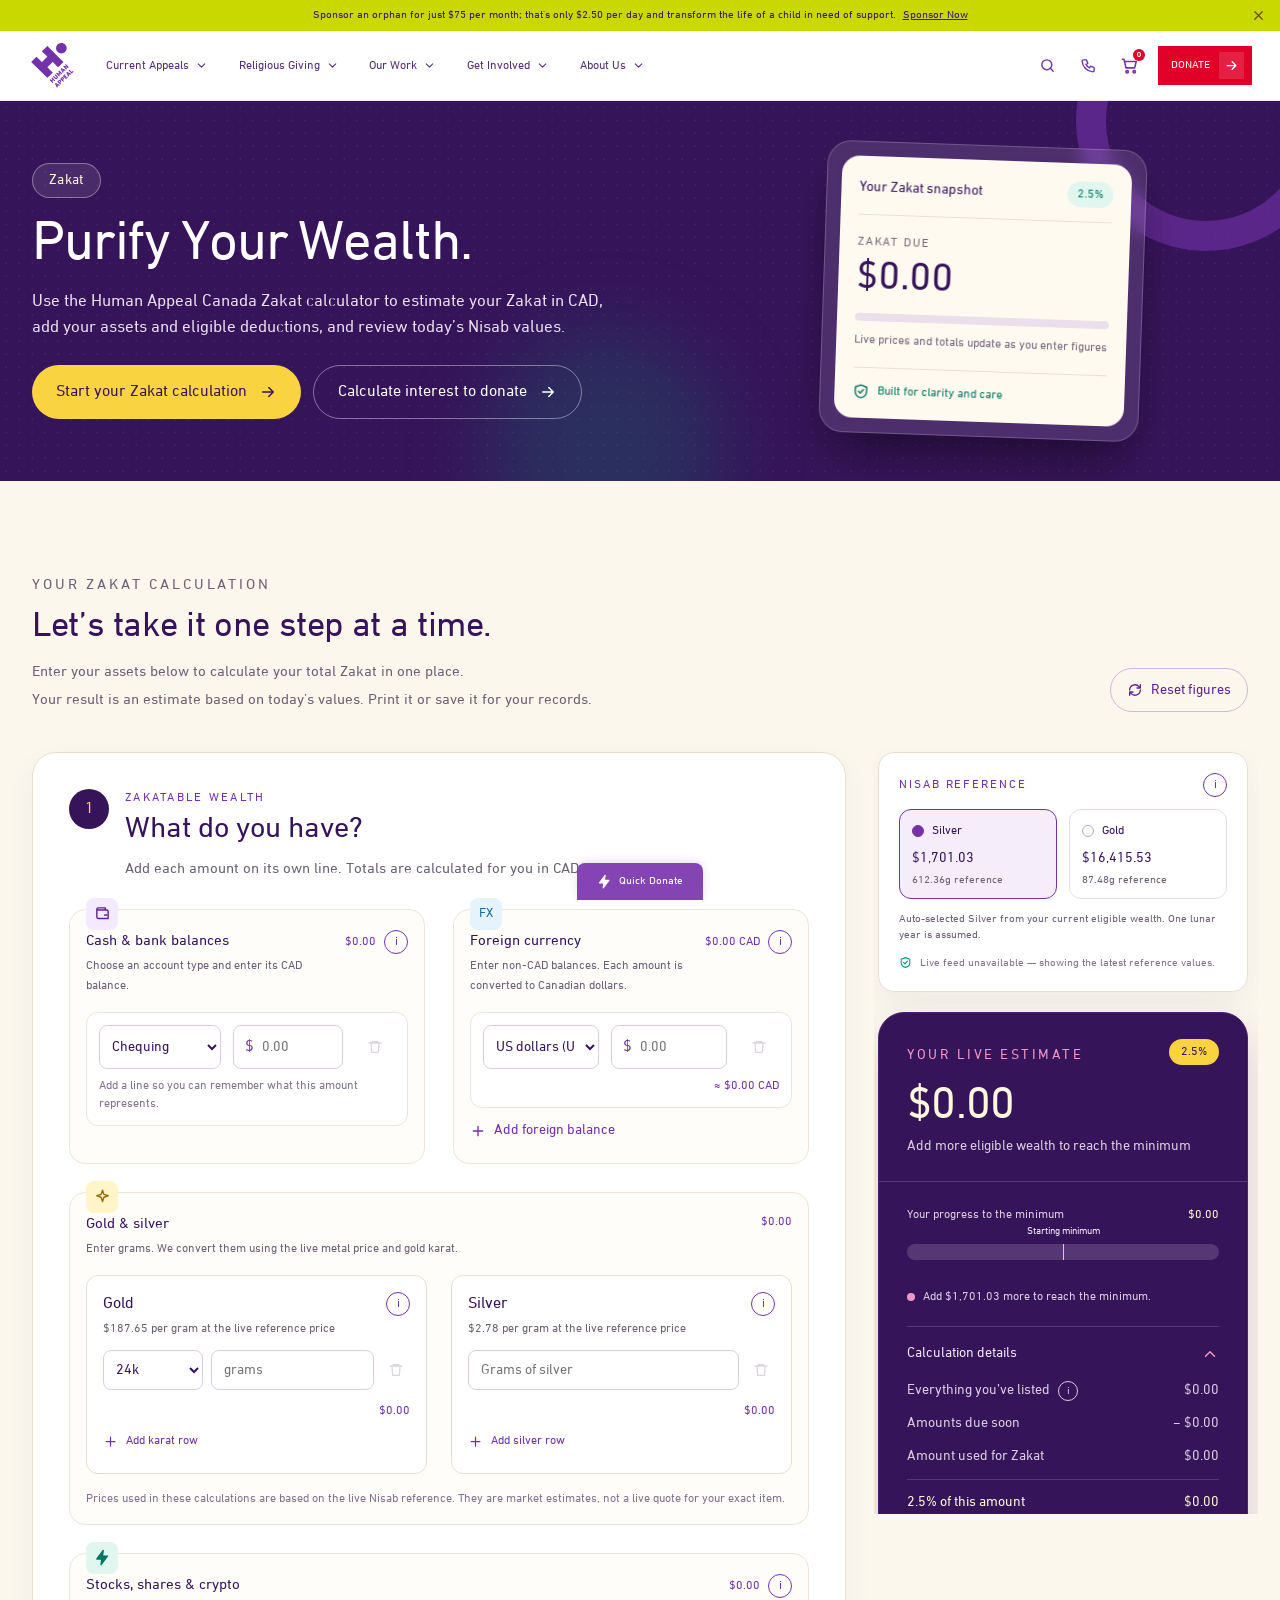
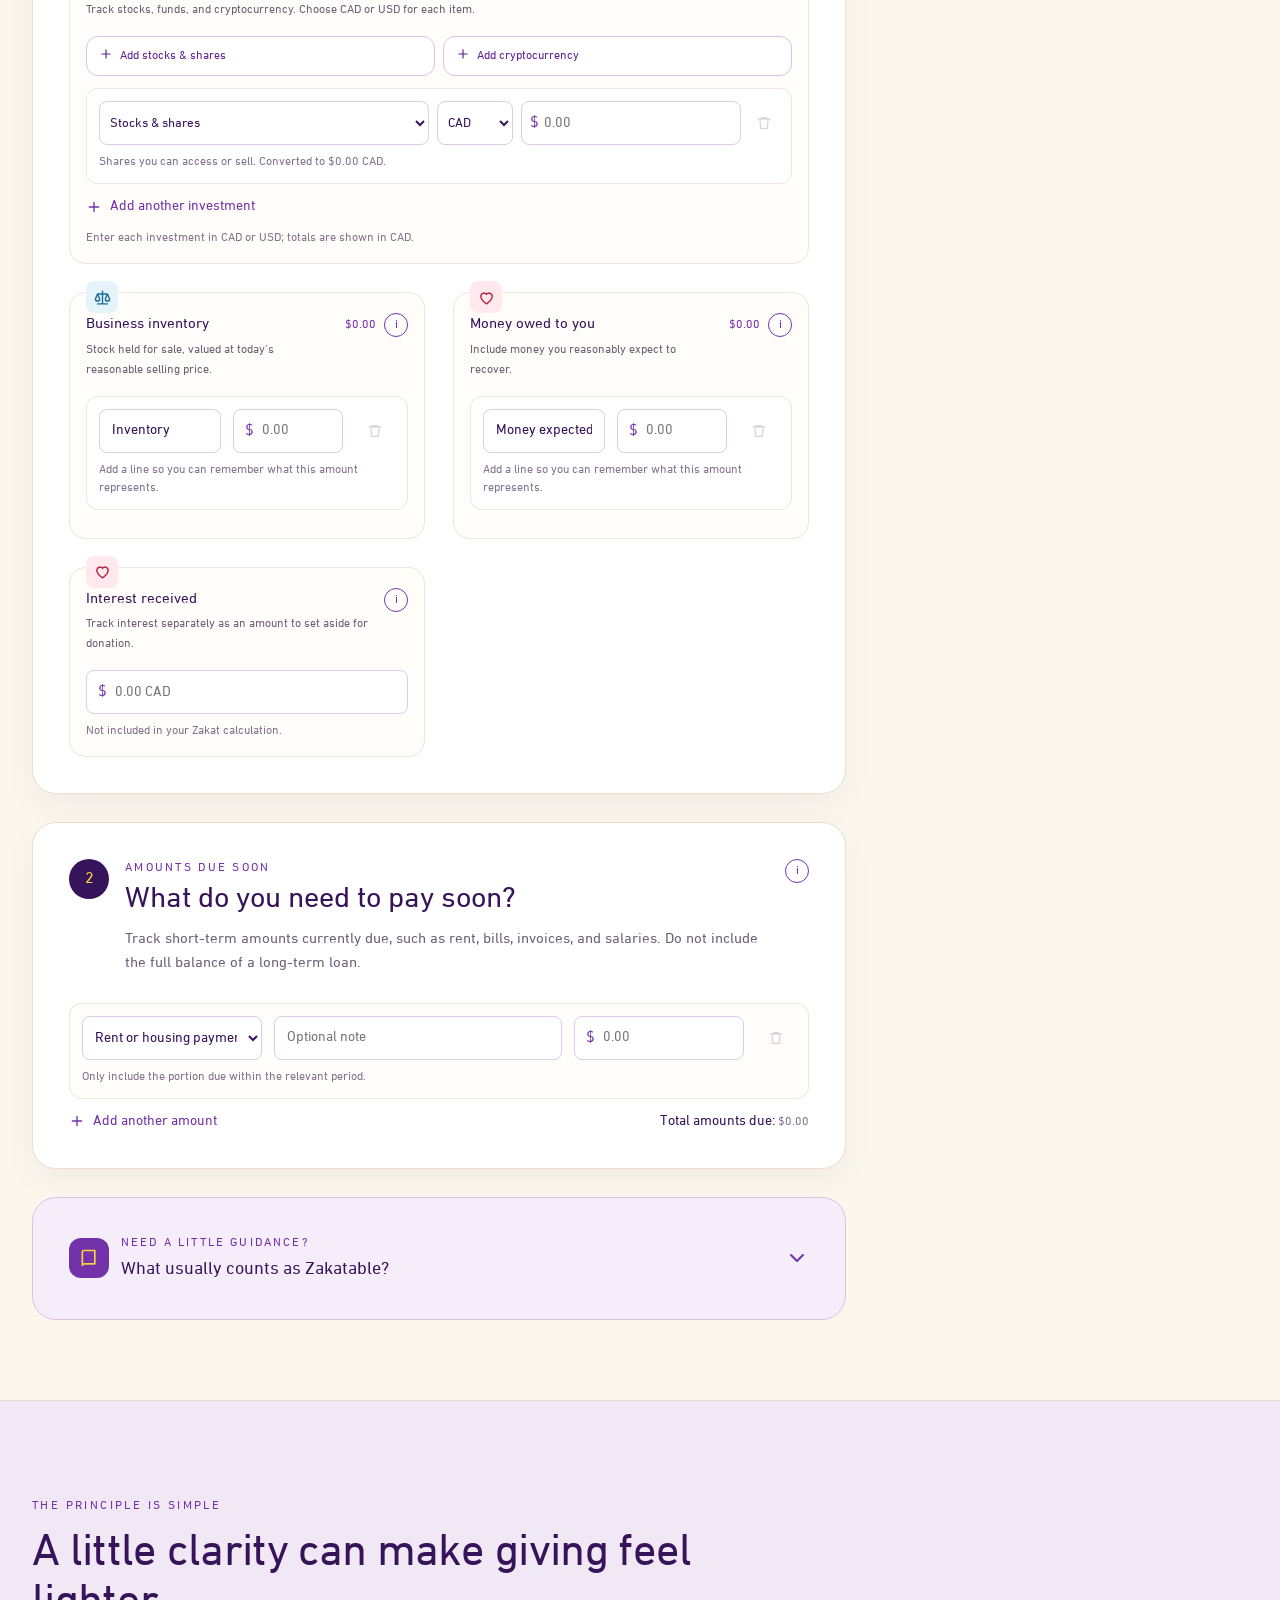
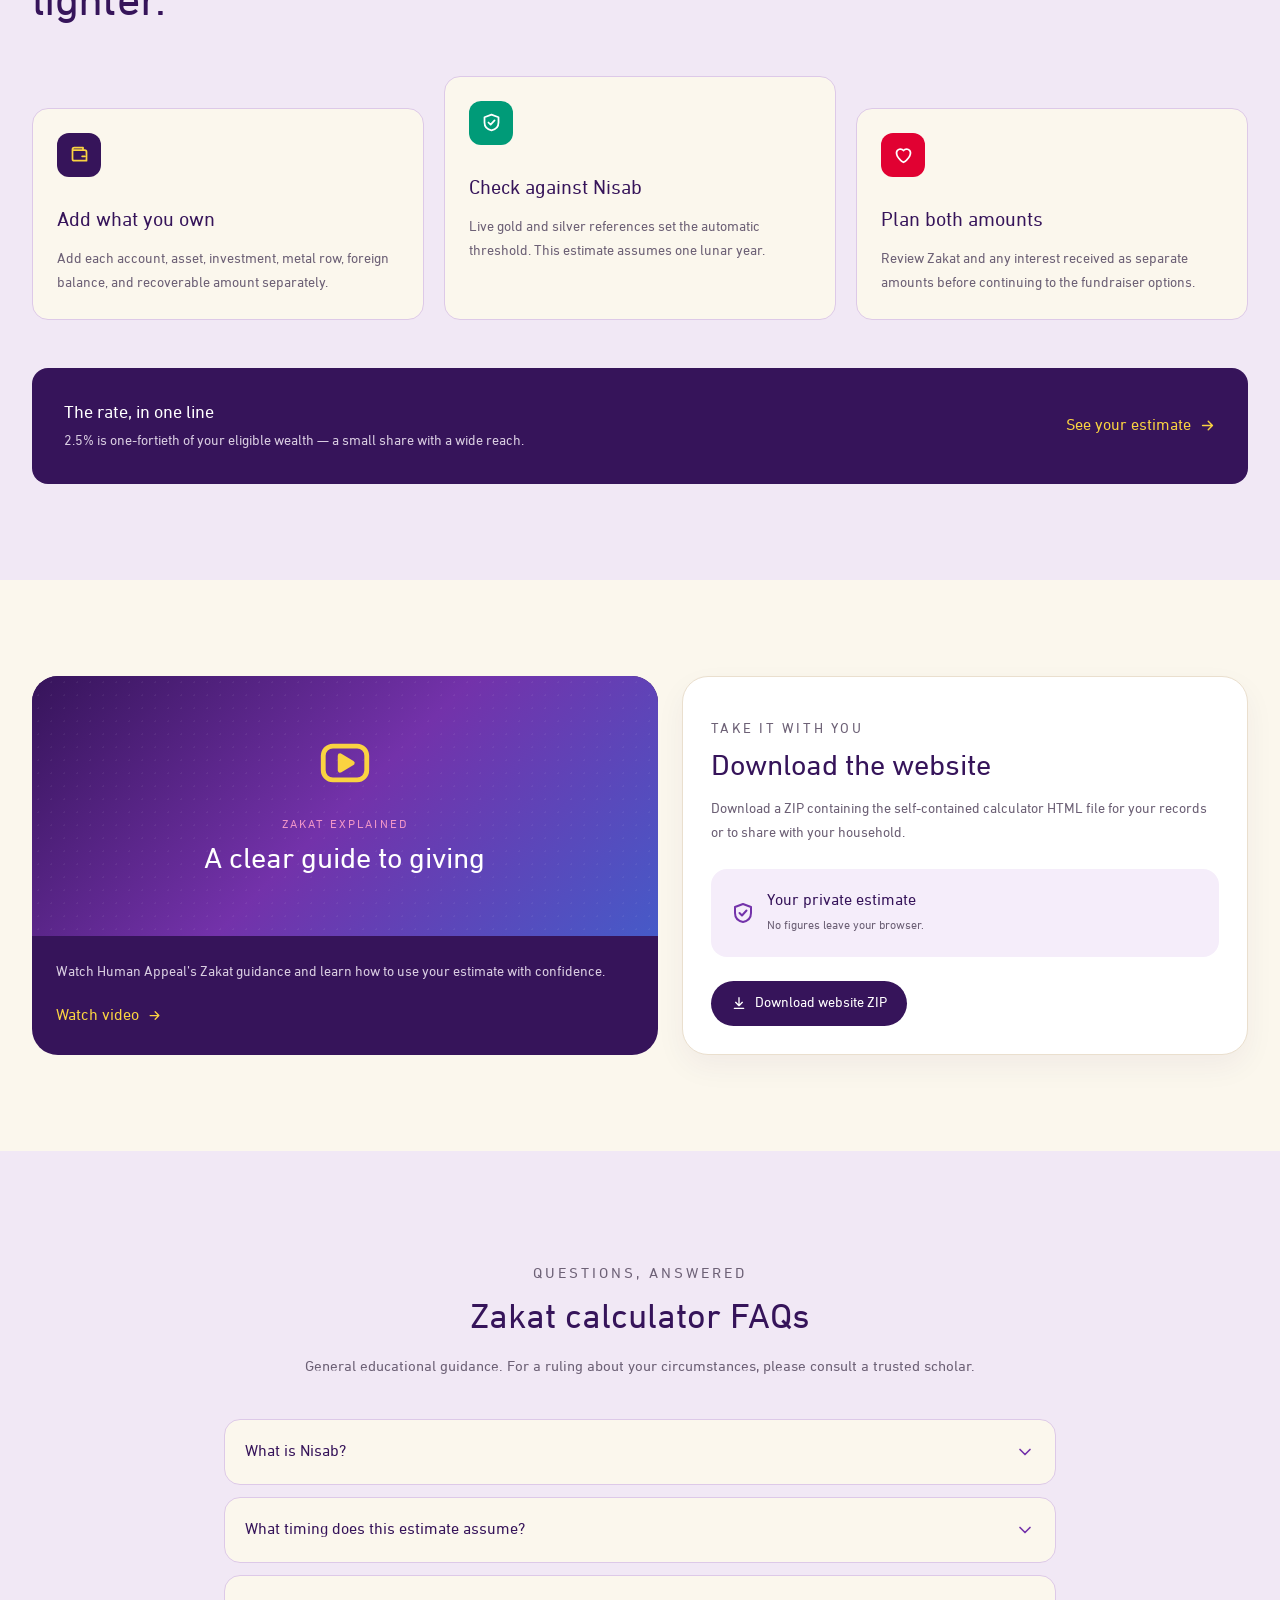
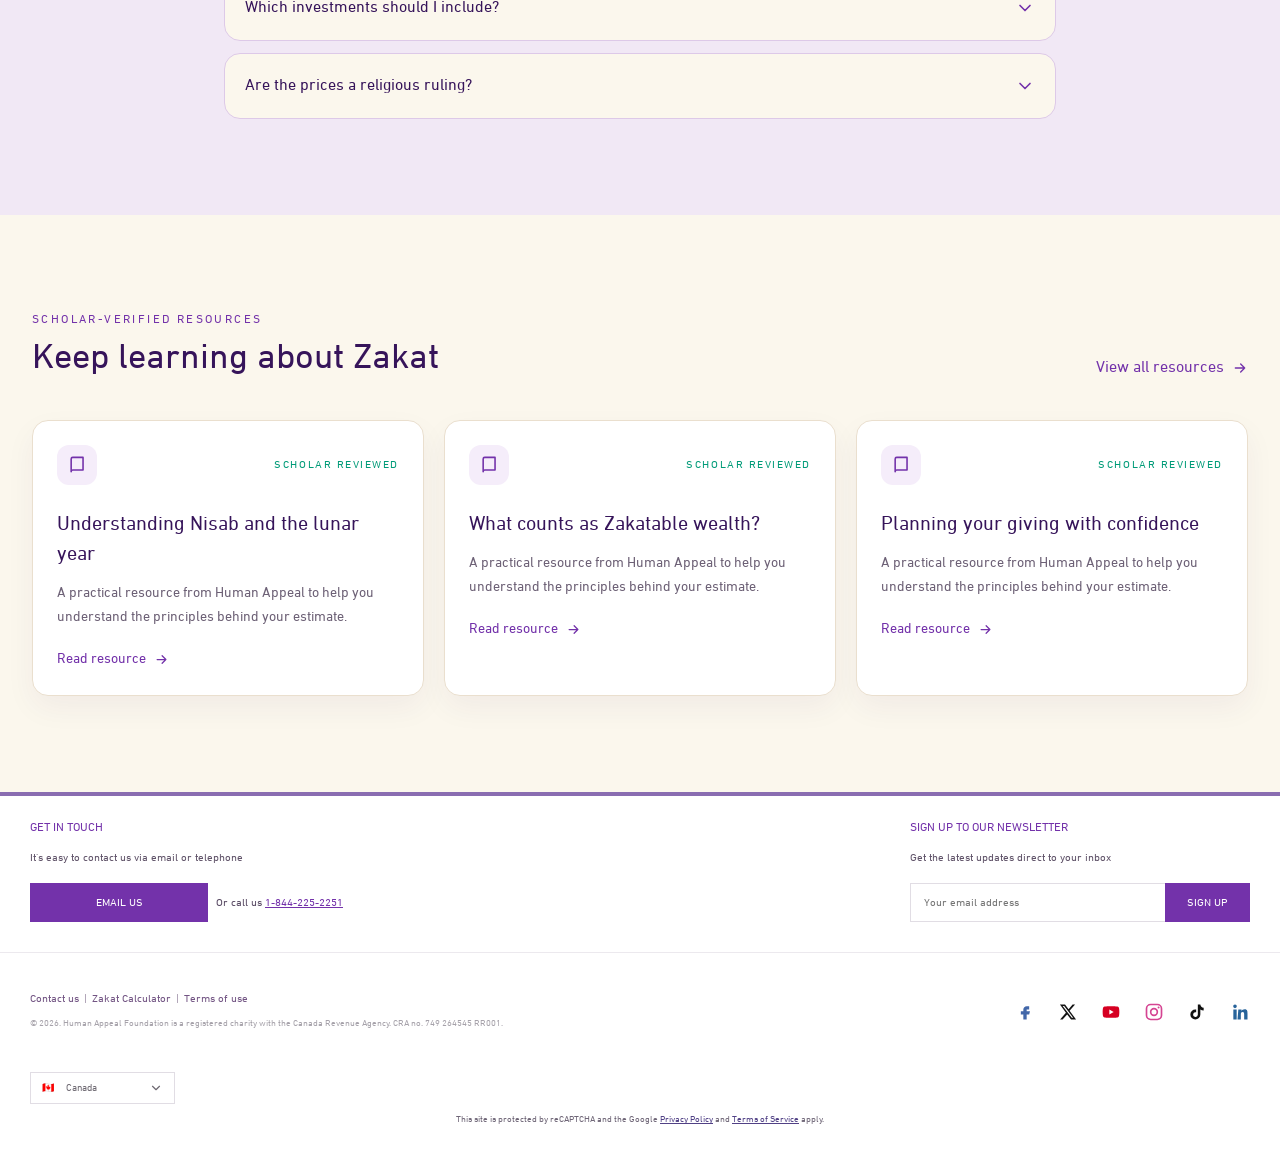
<file: index.html>
<!doctype html>
<html lang="en">
  <head>
    <meta charset="UTF-8" />
    <meta name="viewport" content="width=device-width,initial-scale=1" />
    <title>Human Appeal Canada Zakat Calculator</title>
    <meta
      name="description"
      content="A simple, transparent way to work out your Zakat in Canadian dollars."
    />
    <link rel="icon" type="image/svg+xml" href="assets/images/favicon.svg" />
    <link rel="stylesheet" href="css/styles.css" />
  </head>
  <body id="top">
    <div class="shell">
      <div class="ann" id="ann">
        <span
          >Sponsor an orphan for just $75 per month; that’s only $2.50 per day
          and transform the life of a child in need of support.
          <a href="https://humanappeal.ca/appeals/orphan-sponsorship"
            >Sponsor Now</a
          ></span
        ><button
          type="button"
          aria-label="Close announcement"
          onclick="this.parentNode.remove()"
        >
          <svg
            width="15"
            height="15"
            viewBox="0 0 24 24"
            fill="none"
            stroke="currentColor"
            stroke-width="2"
            stroke-linecap="round"
            stroke-linejoin="round"
            aria-hidden="true"
          >
            <path d="M6 6l12 12M18 6L6 18" />
          </svg>
        </button>
      </div>
      <header class="hdr">
        <div class="hdr-in">
          <a
            class="brand"
            href="https://humanappeal.ca"
            aria-label="Human Appeal Canada home"
            ><img src="assets/images/logo.svg" alt="Human Appeal"
          /></a>
          <nav class="dnav" aria-label="Main navigation">
            <div class="ni">
              <button class="nt" type="button">
                Current Appeals
                <svg
                  width="13"
                  height="13"
                  viewBox="0 0 24 24"
                  fill="none"
                  stroke="currentColor"
                  stroke-width="2"
                  stroke-linecap="round"
                  stroke-linejoin="round"
                  aria-hidden="true"
                >
                  <path d="M6 9l6 6 6-6" />
                </svg>
              </button>
              <div class="dd">
                <a class="all" href="https://humanappeal.ca/appeals"
                  >View Current Appeals
                  <svg
                    width="14"
                    height="14"
                    viewBox="0 0 24 24"
                    fill="none"
                    stroke="currentColor"
                    stroke-width="2"
                    stroke-linecap="round"
                    stroke-linejoin="round"
                    aria-hidden="true"
                  >
                    <path d="M5 12h14M13 6l6 6-6 6" /></svg></a
                ><a href="https://humanappeal.ca/appeals/sudan-emergency-appeal"
                  >Sudan Emergency</a
                ><a href="https://humanappeal.ca/appeals/gaza-emergency"
                  >Gaza Emergency</a
                ><a href="https://humanappeal.ca/appeals/orphan-sponsorship"
                  >Sponsor an Orphan</a
                >
              </div>
            </div>
            <div class="ni">
              <button class="nt" type="button">
                Religious Giving
                <svg
                  width="13"
                  height="13"
                  viewBox="0 0 24 24"
                  fill="none"
                  stroke="currentColor"
                  stroke-width="2"
                  stroke-linecap="round"
                  stroke-linejoin="round"
                  aria-hidden="true"
                >
                  <path d="M6 9l6 6 6-6" />
                </svg>
              </button>
              <div class="dd">
                <a
                  class="all"
                  href="https://humanappeal.ca/appeals/zakat-and-nisab"
                  >View Religious Giving
                  <svg
                    width="14"
                    height="14"
                    viewBox="0 0 24 24"
                    fill="none"
                    stroke="currentColor"
                    stroke-width="2"
                    stroke-linecap="round"
                    stroke-linejoin="round"
                    aria-hidden="true"
                  >
                    <path d="M5 12h14M13 6l6 6-6 6" /></svg></a
                ><a href="https://humanappeal.ca/appeals/zakat-and-nisab"
                  >Zakat and Nisab</a
                ><a href="https://humanappeal.ca/appeals/sadaqah-jariyah"
                  >Sadaqah Jariyah</a
                ><a href="https://humanappeal.ca/appeals/sadaqah">Sadaqah</a
                ><a href="https://humanappeal.ca/appeals/fidya-kaffarah"
                  >Fidya and Kaffarah</a
                ><a href="#calculator">Zakat Calculator</a>
              </div>
            </div>
            <div class="ni">
              <button class="nt" type="button">
                Our Work
                <svg
                  width="13"
                  height="13"
                  viewBox="0 0 24 24"
                  fill="none"
                  stroke="currentColor"
                  stroke-width="2"
                  stroke-linecap="round"
                  stroke-linejoin="round"
                  aria-hidden="true"
                >
                  <path d="M6 9l6 6 6-6" />
                </svg>
              </button>
              <div class="dd">
                <a class="all" href="https://humanappeal.ca/donate/projects"
                  >View Our Work
                  <svg
                    width="14"
                    height="14"
                    viewBox="0 0 24 24"
                    fill="none"
                    stroke="currentColor"
                    stroke-width="2"
                    stroke-linecap="round"
                    stroke-linejoin="round"
                    aria-hidden="true"
                  >
                    <path d="M5 12h14M13 6l6 6-6 6" /></svg></a
                ><a href="https://humanappeal.ca/donate/projects"
                  >View Our Projects</a
                >
              </div>
            </div>
            <div class="ni">
              <button class="nt" type="button">
                Get Involved
                <svg
                  width="13"
                  height="13"
                  viewBox="0 0 24 24"
                  fill="none"
                  stroke="currentColor"
                  stroke-width="2"
                  stroke-linecap="round"
                  stroke-linejoin="round"
                  aria-hidden="true"
                >
                  <path d="M6 9l6 6 6-6" />
                </svg>
              </button>
              <div class="dd">
                <a class="all" href="https://humanappeal.ca/volunteer-with-us"
                  >View Get Involved
                  <svg
                    width="14"
                    height="14"
                    viewBox="0 0 24 24"
                    fill="none"
                    stroke="currentColor"
                    stroke-width="2"
                    stroke-linecap="round"
                    stroke-linejoin="round"
                    aria-hidden="true"
                  >
                    <path d="M5 12h14M13 6l6 6-6 6" /></svg></a
                ><a href="https://humanappeal.ca/volunteer-with-us"
                  >Volunteer with us</a
                >
              </div>
            </div>
            <div class="ni">
              <button class="nt" type="button">
                About Us
                <svg
                  width="13"
                  height="13"
                  viewBox="0 0 24 24"
                  fill="none"
                  stroke="currentColor"
                  stroke-width="2"
                  stroke-linecap="round"
                  stroke-linejoin="round"
                  aria-hidden="true"
                >
                  <path d="M6 9l6 6 6-6" />
                </svg>
              </button>
              <div class="dd">
                <a class="all" href="https://humanappeal.ca/about-us"
                  >View About Us
                  <svg
                    width="14"
                    height="14"
                    viewBox="0 0 24 24"
                    fill="none"
                    stroke="currentColor"
                    stroke-width="2"
                    stroke-linecap="round"
                    stroke-linejoin="round"
                    aria-hidden="true"
                  >
                    <path d="M5 12h14M13 6l6 6-6 6" /></svg></a
                ><a href="https://humanappeal.ca/contact-us">Contact us</a>
              </div>
            </div>
          </nav>
          <div class="acts">
            <button class="ic" type="button" id="stog" aria-label="Open search">
              <svg
                width="17"
                height="17"
                viewBox="0 0 24 24"
                fill="none"
                stroke="currentColor"
                stroke-width="2"
                stroke-linecap="round"
                stroke-linejoin="round"
                aria-hidden="true"
              >
                <circle cx="11" cy="11" r="7" />
                <path d="M20 20l-4-4" />
              </svg>
            </button>
            <a
              class="ic phone"
              href="tel:+18442252251"
              aria-label="Call Human Appeal"
              title="Call 1-844-225-2251"
              ><svg
                width="17"
                height="17"
                viewBox="0 0 24 24"
                fill="none"
                stroke="currentColor"
                stroke-width="2"
                stroke-linecap="round"
                stroke-linejoin="round"
                aria-hidden="true"
              >
                <path
                  d="M5 4h4l2 5-2.5 1.5a11 11 0 005 5L15 13l5 2v4a2 2 0 01-2 2A16 16 0 013 6a2 2 0 012-2z"
                /></svg
            ></a>
            <a
              class="ic cartl"
              href="https://humanappeal.ca/appeals"
              aria-label="Open donation catalogue"
              title="Cart"
              ><svg
                width="19"
                height="19"
                viewBox="0 0 24 24"
                fill="none"
                stroke="currentColor"
                stroke-width="2"
                stroke-linecap="round"
                stroke-linejoin="round"
                aria-hidden="true"
              >
                <circle cx="9" cy="20" r="1.5" />
                <circle cx="18" cy="20" r="1.5" />
                <path d="M3 4h2l2.5 11h11l2-8H6.5" /></svg
              ><span class="cnt">0</span></a
            >
            <a class="donate" href="https://humanappeal.ca/appeals"
              >Donate
              <svg
                width="18"
                height="18"
                viewBox="0 0 24 24"
                fill="none"
                stroke="currentColor"
                stroke-width="2"
                stroke-linecap="round"
                stroke-linejoin="round"
                aria-hidden="true"
              >
                <path d="M5 12h14M13 6l6 6-6 6" /></svg
            ></a>
            <button class="mtog" type="button" id="mtog" aria-label="Open menu">
              <svg
                width="23"
                height="23"
                viewBox="0 0 24 24"
                fill="none"
                stroke="currentColor"
                stroke-width="2"
                stroke-linecap="round"
                stroke-linejoin="round"
                aria-hidden="true"
              >
                <path d="M4 7h16M4 12h16M4 17h16" />
              </svg>
            </button>
          </div>
        </div>
        <form
          class="srch"
          id="srch"
          action="https://humanappeal.ca/search"
          method="get"
        >
          <label class="sr" for="q">Search Human Appeal</label>
          <div>
            <input id="q" name="q" type="search" placeholder="Search" /><button
              type="submit"
              aria-label="Submit search"
            >
              <svg
                width="18"
                height="18"
                viewBox="0 0 24 24"
                fill="none"
                stroke="currentColor"
                stroke-width="2"
                stroke-linecap="round"
                stroke-linejoin="round"
                aria-hidden="true"
              >
                <circle cx="11" cy="11" r="7" />
                <path d="M20 20l-4-4" />
              </svg>
            </button>
          </div>
        </form>
        <nav class="mnav" id="mnav" aria-label="Mobile navigation">
          <details>
            <summary>
              Current Appeals
              <svg
                width="15"
                height="15"
                viewBox="0 0 24 24"
                fill="none"
                stroke="currentColor"
                stroke-width="2"
                stroke-linecap="round"
                stroke-linejoin="round"
                aria-hidden="true"
              >
                <path d="M6 9l6 6 6-6" />
              </svg>
            </summary>
            <div class="msub">
              <a href="https://humanappeal.ca/appeals">View Current Appeals</a
              ><a href="https://humanappeal.ca/appeals/sudan-emergency-appeal"
                >Sudan Emergency</a
              ><a href="https://humanappeal.ca/appeals/gaza-emergency"
                >Gaza Emergency</a
              ><a href="https://humanappeal.ca/appeals/orphan-sponsorship"
                >Sponsor an Orphan</a
              >
            </div>
          </details>
          <details>
            <summary>
              Religious Giving
              <svg
                width="15"
                height="15"
                viewBox="0 0 24 24"
                fill="none"
                stroke="currentColor"
                stroke-width="2"
                stroke-linecap="round"
                stroke-linejoin="round"
                aria-hidden="true"
              >
                <path d="M6 9l6 6 6-6" />
              </svg>
            </summary>
            <div class="msub">
              <a href="https://humanappeal.ca/appeals/zakat-and-nisab"
                >View Religious Giving</a
              ><a href="https://humanappeal.ca/appeals/zakat-and-nisab"
                >Zakat and Nisab</a
              ><a href="https://humanappeal.ca/appeals/sadaqah-jariyah"
                >Sadaqah Jariyah</a
              ><a href="https://humanappeal.ca/appeals/sadaqah">Sadaqah</a
              ><a href="https://humanappeal.ca/appeals/fidya-kaffarah"
                >Fidya and Kaffarah</a
              ><a href="#calculator">Zakat Calculator</a>
            </div>
          </details>
          <details>
            <summary>
              Our Work
              <svg
                width="15"
                height="15"
                viewBox="0 0 24 24"
                fill="none"
                stroke="currentColor"
                stroke-width="2"
                stroke-linecap="round"
                stroke-linejoin="round"
                aria-hidden="true"
              >
                <path d="M6 9l6 6 6-6" />
              </svg>
            </summary>
            <div class="msub">
              <a href="https://humanappeal.ca/donate/projects">View Our Work</a
              ><a href="https://humanappeal.ca/donate/projects"
                >View Our Projects</a
              >
            </div>
          </details>
          <details>
            <summary>
              Get Involved
              <svg
                width="15"
                height="15"
                viewBox="0 0 24 24"
                fill="none"
                stroke="currentColor"
                stroke-width="2"
                stroke-linecap="round"
                stroke-linejoin="round"
                aria-hidden="true"
              >
                <path d="M6 9l6 6 6-6" />
              </svg>
            </summary>
            <div class="msub">
              <a href="https://humanappeal.ca/volunteer-with-us"
                >View Get Involved</a
              ><a href="https://humanappeal.ca/volunteer-with-us"
                >Volunteer with us</a
              >
            </div>
          </details>
          <details>
            <summary>
              About Us
              <svg
                width="15"
                height="15"
                viewBox="0 0 24 24"
                fill="none"
                stroke="currentColor"
                stroke-width="2"
                stroke-linecap="round"
                stroke-linejoin="round"
                aria-hidden="true"
              >
                <path d="M6 9l6 6 6-6" />
              </svg>
            </summary>
            <div class="msub">
              <a href="https://humanappeal.ca/about-us">View About Us</a
              ><a href="https://humanappeal.ca/contact-us">Contact us</a>
            </div>
          </details>
          <a href="#calculator">Zakat Calculator</a
          ><a href="#resources">Resources</a><a href="#faqs">FAQs</a
          ><a class="mdon" href="https://humanappeal.ca/appeals"
            >Donate now
            <svg
              width="16"
              height="16"
              viewBox="0 0 24 24"
              fill="none"
              stroke="currentColor"
              stroke-width="2"
              stroke-linecap="round"
              stroke-linejoin="round"
              aria-hidden="true"
            >
              <path d="M5 12h14M13 6l6 6-6 6" /></svg
          ></a>
        </nav>
      </header>
    </div>
    <main>
      <section class="hero">
        <div class="dots"></div>
        <div class="ring"></div>
        <div class="glow"></div>
        <div class="hero-in">
          <div>
            <span class="zpill">Zakat</span>
            <h1>Purify Your Wealth.</h1>
            <p class="lead">
              Use the Human Appeal Canada Zakat calculator to estimate your
              Zakat in CAD, add your assets and eligible deductions, and review
              today’s Nisab values.
            </p>
            <div class="btns">
              <a class="pill gold" href="#calculator"
                >Start your Zakat calculation
                <svg
                  width="18"
                  height="18"
                  viewBox="0 0 24 24"
                  fill="none"
                  stroke="currentColor"
                  stroke-width="2"
                  stroke-linecap="round"
                  stroke-linejoin="round"
                  aria-hidden="true"
                >
                  <path d="M5 12h14M13 6l6 6-6 6" /></svg></a
              ><a class="pill ghost" href="#interest-calculation"
                >Calculate interest to donate
                <svg
                  width="18"
                  height="18"
                  viewBox="0 0 24 24"
                  fill="none"
                  stroke="currentColor"
                  stroke-width="2"
                  stroke-linecap="round"
                  stroke-linejoin="round"
                  aria-hidden="true"
                >
                  <path d="M5 12h14M13 6l6 6-6 6" /></svg
              ></a>
            </div>
          </div>
          <div class="snapw" aria-label="Zakat calculation overview">
            <div class="snap-o">
              <div class="snap">
                <div class="snap-h">
                  <span>Your Zakat snapshot</span><span class="tag">2.5%</span>
                </div>
                <div class="snap-b">
                  <small>Zakat due</small>
                  <p class="big" id="heroZ">$0.00</p>
                  <div class="bar"><i id="heroBar" style="width: 0%"></i></div>
                  <p>Live prices and totals update as you enter figures</p>
                </div>
                <div class="snap-f">
                  <svg
                    width="17"
                    height="17"
                    viewBox="0 0 24 24"
                    fill="none"
                    stroke="currentColor"
                    stroke-width="2"
                    stroke-linecap="round"
                    stroke-linejoin="round"
                    aria-hidden="true"
                  >
                    <path d="M12 3l8 3v6c0 5-3.5 8-8 9-4.5-1-8-4-8-9V6z" />
                    <path d="M8.5 12l2.5 2.5 4.5-5" />
                  </svg>
                  Built for clarity and care
                </div>
              </div>
            </div>
          </div>
        </div>
      </section>

      <section id="calculator" class="calc">
        <div class="wrap">
          <div class="calc-top">
            <div>
              <p class="eyebrow">Your Zakat calculation</p>
              <h2>Let’s take it one step at a time.</h2>
              <p>
                Enter your assets below to calculate your total Zakat in one
                place.
              </p>
              <p style="margin-top: 4px">
                Your result is an estimate based on today’s values. Print it or
                save it for your records.
              </p>
            </div>
            <button class="reset" type="button" id="reset1">
              <svg
                width="16"
                height="16"
                viewBox="0 0 24 24"
                fill="none"
                stroke="currentColor"
                stroke-width="2"
                stroke-linecap="round"
                stroke-linejoin="round"
                aria-hidden="true"
              >
                <path
                  d="M4 12a8 8 0 0114-5l2 2M20 4v5h-5M20 12a8 8 0 01-14 5l-2-2M4 20v-5h5"
                />
              </svg>
              Reset figures
            </button>
          </div>
          <div class="cols">
            <div class="stack">
              <div class="panel">
                <div class="sh">
                  <div class="num">1</div>
                  <div>
                    <p class="eyebrow" style="margin-bottom: 4px">
                      Zakatable wealth
                    </p>
                    <h2>What do you have?</h2>
                    <p class="s">
                      Add each amount on its own line. Totals are calculated for
                      you in CAD.
                    </p>
                  </div>
                </div>
                <div class="grid2">
                  <div class="card">
                    <div
                      class="chip"
                      style="background: #f4eaff; color: #5f2392"
                    >
                      <svg
                        width="17"
                        height="17"
                        viewBox="0 0 24 24"
                        fill="none"
                        stroke="currentColor"
                        stroke-width="2"
                        stroke-linecap="round"
                        stroke-linejoin="round"
                        aria-hidden="true"
                      >
                        <path
                          d="M4 7h14a2 2 0 012 2v10H6a2 2 0 01-2-2zM4 7V6a2 2 0 012-2h10v3M15 14h3"
                        />
                      </svg>
                    </div>
                    <div class="ch">
                      <div>
                        <h3>Cash &amp; bank balances</h3>
                        <p>Choose an account type and enter its CAD balance.</p>
                      </div>
                      <div style="display: flex; gap: 8px; align-items: center">
                        <span class="tot" data-tot="cash"></span
                        ><span class="info"
                          ><button
                            class="ib"
                            type="button"
                            aria-label="More information: Cash & bank balances"
                            aria-expanded="false"
                          >
                            i
                          </button>
                          <div class="pop" role="tooltip">
                            <b>Cash & bank balances</b>
                            <p>
                              Add cash and account balances in Canadian dollars.
                              Choose Other to describe another account.
                            </p>
                            <a
                              href="https://humanappeal.ca/appeals/zakat-and-nisab"
                              target="_blank"
                              rel="noreferrer"
                              >Watch the Human Appeal video explanation</a
                            >
                          </div></span
                        >
                      </div>
                    </div>
                    <div data-list="cash"></div>
                  </div>
                  <div class="card">
                    <div
                      class="chip"
                      style="background: #e5f3fb; color: #1f6d98"
                    >
                      FX
                    </div>
                    <div class="ch">
                      <div>
                        <h3>Foreign currency</h3>
                        <p>
                          Enter non-CAD balances. Each amount is converted to
                          Canadian dollars.
                        </p>
                      </div>
                      <div style="display: flex; gap: 8px; align-items: center">
                        <span class="tot" id="fxTot"></span
                        ><span class="info"
                          ><button
                            class="ib"
                            type="button"
                            aria-label="More information: Foreign currency"
                            aria-expanded="false"
                          >
                            i
                          </button>
                          <div class="pop" role="tooltip">
                            <b>Foreign currency</b>
                            <p>
                              USD, GBP, and EUR use the live reference exchange
                              rates. For another currency, enter the current CAD
                              value of one unit.
                            </p>
                            <a
                              href="https://humanappeal.ca/appeals/zakat-and-nisab"
                              target="_blank"
                              rel="noreferrer"
                              >Watch the Human Appeal video explanation</a
                            >
                          </div></span
                        >
                      </div>
                    </div>
                    <div data-list="fx"></div>
                    <button class="add" type="button" data-add="fx">
                      <svg
                        width="16"
                        height="16"
                        viewBox="0 0 24 24"
                        fill="none"
                        stroke="currentColor"
                        stroke-width="2"
                        stroke-linecap="round"
                        stroke-linejoin="round"
                        aria-hidden="true"
                      >
                        <path d="M12 5v14M5 12h14" />
                      </svg>
                      Add foreign balance
                    </button>
                  </div>
                  <div class="card span">
                    <div
                      class="chip"
                      style="background: #fff5c8; color: #9a6800"
                    >
                      <svg
                        width="17"
                        height="17"
                        viewBox="0 0 24 24"
                        fill="none"
                        stroke="currentColor"
                        stroke-width="2"
                        stroke-linecap="round"
                        stroke-linejoin="round"
                        aria-hidden="true"
                      >
                        <path d="M12 3l2 6 6 2-6 2-2 6-2-6-6-2 6-2z" />
                      </svg>
                    </div>
                    <div class="ch">
                      <div>
                        <h3>Gold &amp; silver</h3>
                        <p>
                          Enter grams. We convert them using the live metal
                          price and gold karat.
                        </p>
                      </div>
                      <span class="tot" id="metalTot"></span>
                    </div>
                    <div class="metals">
                      <div class="mbox">
                        <div
                          style="
                            display: flex;
                            justify-content: space-between;
                            gap: 12px;
                          "
                        >
                          <div>
                            <p>Gold</p>
                            <small id="goldPG"></small>
                          </div>
                          <span class="info"
                            ><button
                              class="ib"
                              type="button"
                              aria-label="More information: Gold Nisab"
                              aria-expanded="false"
                            >
                              i
                            </button>
                            <div class="pop" role="tooltip">
                              <b>Gold Nisab</b>
                              <p>
                                Gold Nisab uses 87.48 grams. Each row applies
                                the selected karat purity to the live gold
                                price.
                              </p>
                            </div></span
                          >
                        </div>
                        <div data-list="gold"></div>
                        <p class="mtot" id="goldTot"></p>
                        <button class="add sm" type="button" data-add="gold">
                          <svg
                            width="15"
                            height="15"
                            viewBox="0 0 24 24"
                            fill="none"
                            stroke="currentColor"
                            stroke-width="2"
                            stroke-linecap="round"
                            stroke-linejoin="round"
                            aria-hidden="true"
                          >
                            <path d="M12 5v14M5 12h14" />
                          </svg>
                          Add karat row
                        </button>
                      </div>
                      <div class="mbox">
                        <div
                          style="
                            display: flex;
                            justify-content: space-between;
                            gap: 12px;
                          "
                        >
                          <div>
                            <p>Silver</p>
                            <small id="silverPG"></small>
                          </div>
                          <span class="info"
                            ><button
                              class="ib"
                              type="button"
                              aria-label="More information: Silver Nisab"
                              aria-expanded="false"
                            >
                              i
                            </button>
                            <div class="pop" role="tooltip">
                              <b>Silver Nisab</b>
                              <p>
                                Silver Nisab uses 612.36 grams. Enter the total
                                grams you own.
                              </p>
                            </div></span
                          >
                        </div>
                        <div data-list="silver"></div>
                        <p class="mtot" id="silverTot"></p>
                        <button class="add sm" type="button" data-add="silver">
                          <svg
                            width="15"
                            height="15"
                            viewBox="0 0 24 24"
                            fill="none"
                            stroke="currentColor"
                            stroke-width="2"
                            stroke-linecap="round"
                            stroke-linejoin="round"
                            aria-hidden="true"
                          >
                            <path d="M12 5v14M5 12h14" />
                          </svg>
                          Add silver row
                        </button>
                      </div>
                    </div>
                    <p class="note">
                      Prices used in these calculations are based on the live
                      Nisab reference. They are market estimates, not a live
                      quote for your exact item.
                    </p>
                  </div>
                  <div class="card span">
                    <div
                      class="chip"
                      style="background: #e2f6f0; color: #00785e"
                    >
                      <svg
                        width="17"
                        height="17"
                        viewBox="0 0 24 24"
                        fill="none"
                        stroke="currentColor"
                        stroke-width="2"
                        stroke-linecap="round"
                        stroke-linejoin="round"
                        aria-hidden="true"
                      >
                        <path
                          d="M13 2L4 14h7l-1 8 9-12h-7z"
                          fill="currentColor"
                        />
                      </svg>
                    </div>
                    <div class="ch">
                      <div>
                        <h3>Stocks, shares &amp; crypto</h3>
                        <p>
                          Track stocks, funds, and cryptocurrency. Choose CAD or
                          USD for each item.
                        </p>
                      </div>
                      <div style="display: flex; gap: 8px; align-items: center">
                        <span class="tot" data-tot="inv"></span
                        ><span class="info"
                          ><button
                            class="ib"
                            type="button"
                            aria-label="More information: Stocks, shares and cryptocurrency"
                            aria-expanded="false"
                          >
                            i
                          </button>
                          <div class="pop" role="tooltip">
                            <b>Stocks, shares and cryptocurrency</b>
                            <p>
                              Enter the accessible value for each investment and
                              choose CAD or USD. USD values are converted to CAD
                              using the live reference exchange rate. Investment
                              treatment can vary by scholar and circumstance.
                            </p>
                            <a
                              href="https://humanappeal.ca/appeals/zakat-and-nisab"
                              target="_blank"
                              rel="noreferrer"
                              >Watch the Human Appeal video explanation</a
                            >
                          </div></span
                        >
                      </div>
                    </div>
                    <div class="qadd">
                      <button type="button" data-addinv="stocks">
                        <svg
                          width="14"
                          height="14"
                          viewBox="0 0 24 24"
                          fill="none"
                          stroke="currentColor"
                          stroke-width="2"
                          stroke-linecap="round"
                          stroke-linejoin="round"
                          aria-hidden="true"
                          style="
                            display: inline;
                            margin-right: 4px;
                            vertical-align: -2px;
                          "
                        >
                          <path d="M12 5v14M5 12h14" />
                        </svg>
                        Add stocks &amp; shares</button
                      ><button type="button" data-addinv="crypto">
                        <svg
                          width="14"
                          height="14"
                          viewBox="0 0 24 24"
                          fill="none"
                          stroke="currentColor"
                          stroke-width="2"
                          stroke-linecap="round"
                          stroke-linejoin="round"
                          aria-hidden="true"
                          style="
                            display: inline;
                            margin-right: 4px;
                            vertical-align: -2px;
                          "
                        >
                          <path d="M12 5v14M5 12h14" />
                        </svg>
                        Add cryptocurrency
                      </button>
                    </div>
                    <div data-list="inv"></div>
                    <div
                      class="foot"
                      style="
                        justify-content: flex-start;
                        gap: 12px;
                        flex-wrap: wrap;
                      "
                    >
                      <button class="add" type="button" data-addinv="other">
                        <svg
                          width="16"
                          height="16"
                          viewBox="0 0 24 24"
                          fill="none"
                          stroke="currentColor"
                          stroke-width="2"
                          stroke-linecap="round"
                          stroke-linejoin="round"
                          aria-hidden="true"
                        >
                          <path d="M12 5v14M5 12h14" />
                        </svg>
                        Add another investment</button
                      ><span style="flex-basis: 100%"
                        >Enter each investment in CAD or USD; totals are shown
                        in CAD.</span
                      >
                    </div>
                  </div>
                  <div class="card">
                    <div
                      class="chip"
                      style="background: #e5f3fb; color: #1f6d98"
                    >
                      <svg
                        width="17"
                        height="17"
                        viewBox="0 0 24 24"
                        fill="none"
                        stroke="currentColor"
                        stroke-width="2"
                        stroke-linecap="round"
                        stroke-linejoin="round"
                        aria-hidden="true"
                      >
                        <path
                          d="M12 3v18M5 21h14M5 7h14M5 7l-3 7a3 3 0 006 0zM19 7l-3 7a3 3 0 006 0z"
                        />
                      </svg>
                    </div>
                    <div class="ch">
                      <div>
                        <h3>Business inventory</h3>
                        <p>
                          Stock held for sale, valued at today’s reasonable
                          selling price.
                        </p>
                      </div>
                      <div style="display: flex; gap: 8px; align-items: center">
                        <span class="tot" data-tot="business"></span
                        ><span class="info"
                          ><button
                            class="ib"
                            type="button"
                            aria-label="More information: Business inventory"
                            aria-expanded="false"
                          >
                            i
                          </button>
                          <div class="pop" role="tooltip">
                            <b>Business inventory</b>
                            <p>
                              Enter the current reasonable selling value of
                              stock held for sale.
                            </p>
                            <a
                              href="https://humanappeal.ca/appeals/zakat-and-nisab"
                              target="_blank"
                              rel="noreferrer"
                              >Watch the Human Appeal video explanation</a
                            >
                          </div></span
                        >
                      </div>
                    </div>
                    <div data-list="business"></div>
                  </div>
                  <div class="card">
                    <div
                      class="chip"
                      style="background: #ffe9ef; color: #b51c48"
                    >
                      <svg
                        width="17"
                        height="17"
                        viewBox="0 0 24 24"
                        fill="none"
                        stroke="currentColor"
                        stroke-width="2"
                        stroke-linecap="round"
                        stroke-linejoin="round"
                        aria-hidden="true"
                      >
                        <path
                          d="M12 21s-8-5-8-11a4.5 4.5 0 018-2.5A4.5 4.5 0 0120 10c0 6-8 11-8 11z"
                        />
                      </svg>
                    </div>
                    <div class="ch">
                      <div>
                        <h3>Money owed to you</h3>
                        <p>Include money you reasonably expect to recover.</p>
                      </div>
                      <div style="display: flex; gap: 8px; align-items: center">
                        <span class="tot" data-tot="owed"></span
                        ><span class="info"
                          ><button
                            class="ib"
                            type="button"
                            aria-label="More information: Money owed to you"
                            aria-expanded="false"
                          >
                            i
                          </button>
                          <div class="pop" role="tooltip">
                            <b>Money owed to you</b>
                            <p>
                              Track amounts you reasonably expect to recover. If
                              recovery is uncertain, ask a trusted scholar how
                              to treat it.
                            </p>
                            <a
                              href="https://humanappeal.ca/appeals/zakat-and-nisab"
                              target="_blank"
                              rel="noreferrer"
                              >Watch the Human Appeal video explanation</a
                            >
                          </div></span
                        >
                      </div>
                    </div>
                    <div data-list="owed"></div>
                  </div>
                  <div
                    class="card"
                    id="interest-calculation"
                    style="scroll-margin-top: 100px"
                  >
                    <div
                      class="chip"
                      style="background: #ffe9ef; color: #b51c48"
                    >
                      <svg
                        width="17"
                        height="17"
                        viewBox="0 0 24 24"
                        fill="none"
                        stroke="currentColor"
                        stroke-width="2"
                        stroke-linecap="round"
                        stroke-linejoin="round"
                        aria-hidden="true"
                      >
                        <path
                          d="M12 21s-8-5-8-11a4.5 4.5 0 018-2.5A4.5 4.5 0 0120 10c0 6-8 11-8 11z"
                        />
                      </svg>
                    </div>
                    <div class="ch">
                      <div>
                        <h3>Interest received</h3>
                        <p>
                          Track interest separately as an amount to set aside
                          for donation.
                        </p>
                      </div>
                      <span class="info"
                        ><button
                          class="ib"
                          type="button"
                          aria-label="More information: Interest received"
                          aria-expanded="false"
                        >
                          i
                        </button>
                        <div class="pop" role="tooltip">
                          <b>Interest received</b>
                          <p>
                            This amount is kept outside your Zakatable wealth
                            and Zakat total. This calculator provides a planning
                            estimate, not a religious ruling.
                          </p>
                          <a
                            href="https://humanappeal.ca/appeals/zakat-and-nisab"
                            target="_blank"
                            rel="noreferrer"
                            >Watch the Human Appeal video explanation</a
                          >
                        </div></span
                      >
                    </div>
                    <label class="money" style="display: block"
                      ><span class="sr"
                        >Interest received in Canadian dollars</span
                      ><b>$</b
                      ><input
                        class="fi"
                        id="interest"
                        type="number"
                        min="0"
                        step=".01"
                        placeholder="0.00 CAD"
                    /></label>
                    <p class="help">Not included in your Zakat calculation.</p>
                    <button
                      class="full"
                      id="intBtn"
                      type="button"
                      style="display: none"
                    ></button>
                  </div>
                </div>
              </div>
              <div class="panel">
                <div class="sh">
                  <div class="num">2</div>
                  <div class="fl">
                    <div>
                      <p class="eyebrow" style="margin-bottom: 4px">
                        Amounts due soon
                      </p>
                      <h2>What do you need to pay soon?</h2>
                      <p class="s">
                        Track short-term amounts currently due, such as rent,
                        bills, invoices, and salaries. Do not include the full
                        balance of a long-term loan.
                      </p>
                    </div>
                    <span class="info"
                      ><button
                        class="ib"
                        type="button"
                        aria-label="More information: Amounts due soon"
                        aria-expanded="false"
                      >
                        i
                      </button>
                      <div class="pop" role="tooltip">
                        <b>Amounts due soon</b>
                        <p>
                          Track eligible short-term amounts that are currently
                          due, such as bills, rent, invoices or salaries. Do not
                          include the full balance of a long-term loan.
                        </p>
                        <a
                          href="https://humanappeal.ca/appeals/zakat-and-nisab"
                          target="_blank"
                          rel="noreferrer"
                          >Watch the Human Appeal video explanation</a
                        >
                      </div></span
                    >
                  </div>
                </div>
                <div data-list="liab"></div>
                <div class="foot">
                  <button class="add" type="button" data-add="liab">
                    <svg
                      width="16"
                      height="16"
                      viewBox="0 0 24 24"
                      fill="none"
                      stroke="currentColor"
                      stroke-width="2"
                      stroke-linecap="round"
                      stroke-linejoin="round"
                      aria-hidden="true"
                    >
                      <path d="M12 5v14M5 12h14" />
                    </svg>
                    Add another amount</button
                  ><span
                    style="font-size: 14px; font-weight: 700; color: var(--ink)"
                    >Total amounts due: <span id="liabTot"></span
                  ></span>
                </div>
              </div>
              <div class="guide" id="guidance">
                <button
                  class="gbtn"
                  type="button"
                  id="gbtn"
                  aria-expanded="false"
                >
                  <span class="l"
                    ><span class="gic"
                      ><svg
                        width="20"
                        height="20"
                        viewBox="0 0 24 24"
                        fill="none"
                        stroke="currentColor"
                        stroke-width="2"
                        stroke-linecap="round"
                        stroke-linejoin="round"
                        aria-hidden="true"
                      >
                        <path
                          d="M4 5a2 2 0 012-2h13v16H6a2 2 0 00-2 2zM4 21V5"
                        /></svg></span
                    ><span
                      ><small>Need a little guidance?</small
                      ><strong>What usually counts as Zakatable?</strong></span
                    ></span
                  ><span class="chev"
                    ><svg
                      width="24"
                      height="24"
                      viewBox="0 0 24 24"
                      fill="none"
                      stroke="currentColor"
                      stroke-width="2"
                      stroke-linecap="round"
                      stroke-linejoin="round"
                      aria-hidden="true"
                    >
                      <path d="M6 9l6 6 6-6" /></svg
                  ></span>
                </button>
                <div class="gbody">
                  <p>
                    <strong>Often included:</strong> cash, savings,
                    cryptocurrency, gold and silver jewellery, shares and
                    accessible pension contributions, business stock, and debts
                    you expect to recover.
                  </p>
                  <p>
                    <strong>Often deducted:</strong> unpaid rent, house
                    payments, utilities, property payments, invoices, staff
                    salaries, and other short-term debts that are due.
                  </p>
                  <p class="w">
                    These are general educational notes, not a fatwa. Religious
                    opinions can vary — please consult a trusted scholar for
                    guidance on your circumstances.
                  </p>
                </div>
              </div>
            </div>
            <aside>
              <div class="nis">
                <div class="top">
                  <p class="eyebrow">Nisab reference</p>
                  <span class="info"
                    ><button
                      class="ib"
                      type="button"
                      aria-label="More information: Nisab reference"
                      aria-expanded="false"
                    >
                      i
                    </button>
                    <div class="pop" role="tooltip">
                      <b>Nisab reference</b>
                      <p>
                        The calculator automatically selects Silver when your
                        eligible wealth is below the Gold threshold; otherwise
                        it selects Gold.
                      </p>
                      <a
                        href="https://humanappeal.ca/appeals/zakat-and-nisab"
                        target="_blank"
                        rel="noreferrer"
                        >Watch the Human Appeal video explanation</a
                      >
                    </div></span
                  >
                </div>
                <div class="g2">
                  <div class="nb" id="nbS">
                    <span class="t"><i></i> Silver</span
                    ><strong id="nsV"></strong><em>612.36g reference</em>
                  </div>
                  <div class="nb" id="nbG">
                    <span class="t"><i></i> Gold</span><strong id="ngV"></strong
                    ><em>87.48g reference</em>
                  </div>
                </div>
                <p class="n" id="autoSel"></p>
                <p class="n live">
                  <svg
                    width="13"
                    height="13"
                    viewBox="0 0 24 24"
                    fill="none"
                    stroke="currentColor"
                    stroke-width="2"
                    stroke-linecap="round"
                    stroke-linejoin="round"
                    aria-hidden="true"
                  >
                    <path d="M12 3l8 3v6c0 5-3.5 8-8 9-4.5-1-8-4-8-9V6z" />
                    <path d="M8.5 12l2.5 2.5 4.5-5" />
                  </svg>
                  <span id="liveNote"
                    >Reference values shown. Prices used in calculations are
                    based on this Nisab reference.</span
                  >
                </p>
              </div>
              <div class="est">
                <div class="est-h">
                  <div class="r">
                    <p class="eyebrow">Your live estimate</p>
                    <span class="pct">2.5%</span>
                  </div>
                  <p class="amt" id="zakat">$0.00</p>
                  <p id="zsub"></p>
                </div>
                <div class="est-b">
                  <div class="prog">
                    <div class="t">
                      <span>Your progress to the minimum</span
                      ><b id="usedTop"></b>
                    </div>
                    <div class="track">
                      <span class="lbl">Starting minimum</span>
                      <div class="mid"></div>
                      <div class="fill" id="fill" style="width: 0%"></div>
                    </div>
                    <div class="stat" id="stat"></div>
                  </div>
                  <button
                    class="det"
                    type="button"
                    id="detBtn"
                    aria-expanded="true"
                    aria-controls="detBox"
                  >
                    <span>Calculation details</span
                    ><svg
                      width="18"
                      height="18"
                      viewBox="0 0 24 24"
                      fill="none"
                      stroke="currentColor"
                      stroke-width="2"
                      stroke-linecap="round"
                      stroke-linejoin="round"
                      aria-hidden="true"
                    >
                      <path d="M6 9l6 6 6-6" />
                    </svg>
                  </button>
                  <div class="acc" id="detBox">
                    <div class="acc-in">
                      <div class="lines">
                        <div class="lr">
                          <span
                            style="display: flex; gap: 8px; align-items: center"
                            >Everything you’ve listed
                            <span class="info"
                              ><button
                                class="ib"
                                type="button"
                                aria-label="More information: Everything you’ve listed"
                                aria-expanded="false"
                              >
                                i
                              </button>
                              <div class="pop" role="tooltip">
                                <b>Everything you’ve listed</b>
                                <p>
                                  This is the breakdown of assets included in
                                  the Zakat estimate. Interest received is shown
                                  separately and is not included.
                                </p>
                              </div></span
                            ></span
                          ><span id="gross"></span>
                        </div>
                        <div class="lr hl" id="intRow" style="display: none">
                          <span>Interest to donate separately</span
                          ><span id="intV"></span>
                        </div>
                        <div class="lr">
                          <span>Amounts due soon</span><span id="dueV"></span>
                        </div>
                        <div class="lr">
                          <span>Amount used for Zakat</span
                          ><span id="usedV"></span>
                        </div>
                        <div class="lr fin">
                          <span>2.5% of this amount</span><span id="zV"></span>
                        </div>
                      </div>
                    </div>
                  </div>
                  <div class="sel">
                    <div class="h">
                      <span
                        ><svg
                          width="15"
                          height="15"
                          viewBox="0 0 24 24"
                          fill="none"
                          stroke="currentColor"
                          stroke-width="2"
                          stroke-linecap="round"
                          stroke-linejoin="round"
                          aria-hidden="true"
                          style="
                            display: inline;
                            margin-right: 4px;
                            vertical-align: -3px;
                          "
                        >
                          <path
                            d="M12 3l8 3v6c0 5-3.5 8-8 9-4.5-1-8-4-8-9V6z"
                          />
                          <path d="M8.5 12l2.5 2.5 4.5-5" />
                        </svg>
                        Selected Nisab</span
                      ><span class="info"
                        ><button
                          class="ib"
                          type="button"
                          aria-label="More information: Selected Nisab"
                          aria-expanded="false"
                        >
                          i
                        </button>
                        <div class="pop" role="tooltip">
                          <b>Selected Nisab</b>
                          <p>
                            Silver is selected when your eligible wealth is
                            below the Gold threshold; Gold is selected when it
                            meets or exceeds that threshold.
                          </p>
                        </div></span
                      >
                    </div>
                    <span id="selN"></span>
                  </div>
                  <button class="rst" type="button" id="reset2">
                    <svg
                      width="13"
                      height="13"
                      viewBox="0 0 24 24"
                      fill="none"
                      stroke="currentColor"
                      stroke-width="2"
                      stroke-linecap="round"
                      stroke-linejoin="round"
                      aria-hidden="true"
                      style="
                        display: inline;
                        margin-right: 4px;
                        vertical-align: -2px;
                      "
                    >
                      <path
                        d="M4 12a8 8 0 0114-5l2 2M20 4v5h-5M20 12a8 8 0 01-14 5l-2-2M4 20v-5h5"
                      />
                    </svg>
                    Reset this calculation
                  </button>
                  <div class="two">
                    <button
                      class="give off"
                      id="giveBtn"
                      type="button"
                      disabled
                    ></button
                    ><button class="give out" id="emailBtn" type="button">
                      <svg
                        width="16"
                        height="16"
                        viewBox="0 0 24 24"
                        fill="none"
                        stroke="currentColor"
                        stroke-width="2"
                        stroke-linecap="round"
                        stroke-linejoin="round"
                        aria-hidden="true"
                      >
                        <rect x="3" y="5" width="18" height="14" rx="2" />
                        <path d="M3 7l9 6 9-6" />
                      </svg>
                      Email result
                    </button>
                  </div>
                  <div class="two">
                    <button
                      class="give out sm"
                      type="button"
                      onclick="window.print()"
                    >
                      <svg
                        width="14"
                        height="14"
                        viewBox="0 0 24 24"
                        fill="none"
                        stroke="currentColor"
                        stroke-width="2"
                        stroke-linecap="round"
                        stroke-linejoin="round"
                        aria-hidden="true"
                      >
                        <path d="M7 9V3h10v6M7 17H4v-7h16v7h-3M7 14h10v7H7z" />
                      </svg>
                      Print result</button
                    ><a
                      class="give out sm"
                      href="downloads/human-appeal-canada-zakat-calculator-website.zip"
                      download
                      ><svg
                        width="14"
                        height="14"
                        viewBox="0 0 24 24"
                        fill="none"
                        stroke="currentColor"
                        stroke-width="2"
                        stroke-linecap="round"
                        stroke-linejoin="round"
                        aria-hidden="true"
                      >
                        <path d="M12 4v11M7 11l5 5 5-5M5 20h14" />
                      </svg>
                      Download ZIP</a
                    >
                  </div>
                  <p class="disc">
                    Zakat becomes payable at the selected Nisab. Any interest
                    amount is separate and can be reviewed above.
                  </p>
                </div>
              </div>
            </aside>
          </div>
        </div>
      </section>

      <section id="how-it-works" class="how">
        <div class="wrap">
          <p class="eyebrow">The principle is simple</p>
          <h2>A little clarity can make giving feel lighter.</h2>
          <div class="three">
            <div class="hc off">
              <span
                class="bx"
                style="background: var(--ink); color: var(--gold)"
                ><svg
                  width="21"
                  height="21"
                  viewBox="0 0 24 24"
                  fill="none"
                  stroke="currentColor"
                  stroke-width="2"
                  stroke-linecap="round"
                  stroke-linejoin="round"
                  aria-hidden="true"
                >
                  <path
                    d="M4 7h14a2 2 0 012 2v10H6a2 2 0 01-2-2zM4 7V6a2 2 0 012-2h10v3M15 14h3"
                  /></svg
              ></span>
              <h3>Add what you own</h3>
              <p>
                Add each account, asset, investment, metal row, foreign balance,
                and recoverable amount separately.
              </p>
            </div>
            <div class="hc">
              <span class="bx" style="background: var(--green)"
                ><svg
                  width="21"
                  height="21"
                  viewBox="0 0 24 24"
                  fill="none"
                  stroke="currentColor"
                  stroke-width="2"
                  stroke-linecap="round"
                  stroke-linejoin="round"
                  aria-hidden="true"
                >
                  <path d="M12 3l8 3v6c0 5-3.5 8-8 9-4.5-1-8-4-8-9V6z" />
                  <path d="M8.5 12l2.5 2.5 4.5-5" /></svg
              ></span>
              <h3>Check against Nisab</h3>
              <p>
                Live gold and silver references set the automatic threshold.
                This estimate assumes one lunar year.
              </p>
            </div>
            <div class="hc off">
              <span class="bx" style="background: var(--cta)"
                ><svg
                  width="21"
                  height="21"
                  viewBox="0 0 24 24"
                  fill="none"
                  stroke="currentColor"
                  stroke-width="2"
                  stroke-linecap="round"
                  stroke-linejoin="round"
                  aria-hidden="true"
                >
                  <path
                    d="M12 21s-8-5-8-11a4.5 4.5 0 018-2.5A4.5 4.5 0 0120 10c0 6-8 11-8 11z"
                  /></svg
              ></span>
              <h3>Plan both amounts</h3>
              <p>
                Review Zakat and any interest received as separate amounts
                before continuing to the fundraiser options.
              </p>
            </div>
          </div>
          <div class="rate">
            <div>
              <p>The rate, in one line</p>
              <p>
                2.5% is one-fortieth of your eligible wealth — a small share
                with a wide reach.
              </p>
            </div>
            <a href="#calculator"
              >See your estimate
              <svg
                width="17"
                height="17"
                viewBox="0 0 24 24"
                fill="none"
                stroke="currentColor"
                stroke-width="2"
                stroke-linecap="round"
                stroke-linejoin="round"
                aria-hidden="true"
              >
                <path d="M5 12h14M13 6l6 6-6 6" /></svg
            ></a>
          </div>
        </div>
      </section>

      <section id="resources" class="res">
        <div class="wrap">
          <div class="res-g">
            <article class="vid">
              <div class="vid-t">
                <div class="dots"></div>
                <div style="position: relative">
                  <span style="color: var(--gold); display: inline-block"
                    ><svg
                      width="58"
                      height="58"
                      viewBox="0 0 24 24"
                      fill="none"
                      stroke="currentColor"
                      stroke-width="2"
                      stroke-linecap="round"
                      stroke-linejoin="round"
                      aria-hidden="true"
                    >
                      <rect x="3" y="5" width="18" height="14" rx="4" />
                      <path d="M10 9l5 3-5 3z" fill="currentColor" /></svg
                  ></span>
                  <p class="eyebrow">Zakat explained</p>
                  <h2>A clear guide to giving</h2>
                </div>
              </div>
              <div class="vid-b">
                <p>
                  Watch Human Appeal’s Zakat guidance and learn how to use your
                  estimate with confidence.
                </p>
                <a
                  href="https://www.youtube.com/@humanappeal"
                  target="_blank"
                  rel="noreferrer"
                  >Watch video
                  <svg
                    width="15"
                    height="15"
                    viewBox="0 0 24 24"
                    fill="none"
                    stroke="currentColor"
                    stroke-width="2"
                    stroke-linecap="round"
                    stroke-linejoin="round"
                    aria-hidden="true"
                  >
                    <path d="M5 12h14M13 6l6 6-6 6" /></svg
                ></a>
              </div>
            </article>
            <article class="dl">
              <p class="eyebrow">Take it with you</p>
              <h2>Download the website</h2>
              <p>
                Download a ZIP containing the self-contained calculator HTML
                file for your records or to share with your household.
              </p>
              <div class="priv">
                <span style="color: var(--purple)"
                  ><svg
                    width="24"
                    height="24"
                    viewBox="0 0 24 24"
                    fill="none"
                    stroke="currentColor"
                    stroke-width="2"
                    stroke-linecap="round"
                    stroke-linejoin="round"
                    aria-hidden="true"
                  >
                    <path d="M12 3l8 3v6c0 5-3.5 8-8 9-4.5-1-8-4-8-9V6z" />
                    <path d="M8.5 12l2.5 2.5 4.5-5" /></svg
                ></span>
                <div>
                  <p>Your private estimate</p>
                  <small>No figures leave your browser.</small>
                </div>
              </div>
              <a
                class="dlb"
                href="downloads/human-appeal-canada-zakat-calculator-website.zip"
                download
                ><svg
                  width="16"
                  height="16"
                  viewBox="0 0 24 24"
                  fill="none"
                  stroke="currentColor"
                  stroke-width="2"
                  stroke-linecap="round"
                  stroke-linejoin="round"
                  aria-hidden="true"
                >
                  <path d="M12 4v11M7 11l5 5 5-5M5 20h14" />
                </svg>
                Download website ZIP</a
              >
            </article>
          </div>
        </div>
      </section>

      <section id="faqs" class="faq">
        <div class="wrap">
          <div class="hd">
            <p class="eyebrow">Questions, answered</p>
            <h2>Zakat calculator FAQs</h2>
            <p>
              General educational guidance. For a ruling about your
              circumstances, please consult a trusted scholar.
            </p>
          </div>
          <div class="faqs">
            <div class="fq">
              <button type="button" aria-expanded="false">
                <span>What is Nisab?</span
                ><svg
                  width="20"
                  height="20"
                  viewBox="0 0 24 24"
                  fill="none"
                  stroke="currentColor"
                  stroke-width="2"
                  stroke-linecap="round"
                  stroke-linejoin="round"
                  aria-hidden="true"
                >
                  <path d="M6 9l6 6 6-6" />
                </svg>
              </button>
              <div class="a">
                Nisab is the minimum amount of wealth that makes Zakat
                applicable. This calculator shows the gold and silver thresholds
                using live reference prices and the standard gram weights.
              </div>
            </div>
            <div class="fq">
              <button type="button" aria-expanded="false">
                <span>What timing does this estimate assume?</span
                ><svg
                  width="20"
                  height="20"
                  viewBox="0 0 24 24"
                  fill="none"
                  stroke="currentColor"
                  stroke-width="2"
                  stroke-linecap="round"
                  stroke-linejoin="round"
                  aria-hidden="true"
                >
                  <path d="M6 9l6 6 6-6" />
                </svg>
              </button>
              <div class="a">
                This estimate assumes one lunar year and does not ask you to
                confirm the timing. Zakat guidance can vary by circumstance, so
                consult a trusted scholar when needed.
              </div>
            </div>
            <div class="fq">
              <button type="button" aria-expanded="false">
                <span>Which investments should I include?</span
                ><svg
                  width="20"
                  height="20"
                  viewBox="0 0 24 24"
                  fill="none"
                  stroke="currentColor"
                  stroke-width="2"
                  stroke-linecap="round"
                  stroke-linejoin="round"
                  aria-hidden="true"
                >
                  <path d="M6 9l6 6 6-6" />
                </svg>
              </button>
              <div class="a">
                Include accessible shares, funds, cryptocurrency, and pension
                amounts that you could reasonably access. Use the investment
                type rows to keep your figures organized.
              </div>
            </div>
            <div class="fq">
              <button type="button" aria-expanded="false">
                <span>Are the prices a religious ruling?</span
                ><svg
                  width="20"
                  height="20"
                  viewBox="0 0 24 24"
                  fill="none"
                  stroke="currentColor"
                  stroke-width="2"
                  stroke-linecap="round"
                  stroke-linejoin="round"
                  aria-hidden="true"
                >
                  <path d="M6 9l6 6 6-6" />
                </svg>
              </button>
              <div class="a">
                No. The calculator is an educational estimation tool. Its
                category guidance and market references are not a fatwa; please
                consult a trusted scholar for advice about your circumstances.
              </div>
            </div>
          </div>
        </div>
      </section>

      <section class="more">
        <div class="wrap">
          <div class="hd">
            <div>
              <p class="eyebrow">Scholar-verified resources</p>
              <h2>Keep learning about Zakat</h2>
            </div>
            <a
              href="https://humanappeal.ca/blog"
              target="_blank"
              rel="noreferrer"
              >View all resources
              <svg
                width="16"
                height="16"
                viewBox="0 0 24 24"
                fill="none"
                stroke="currentColor"
                stroke-width="2"
                stroke-linecap="round"
                stroke-linejoin="round"
                aria-hidden="true"
              >
                <path d="M5 12h14M13 6l6 6-6 6" /></svg
            ></a>
          </div>
          <div class="three" style="margin-top: 0">
            <article class="art">
              <div class="t">
                <span class="bx"
                  ><svg
                    width="19"
                    height="19"
                    viewBox="0 0 24 24"
                    fill="none"
                    stroke="currentColor"
                    stroke-width="2"
                    stroke-linecap="round"
                    stroke-linejoin="round"
                    aria-hidden="true"
                  >
                    <path
                      d="M4 5a2 2 0 012-2h13v16H6a2 2 0 00-2 2zM4 21V5"
                    /></svg></span
                ><span class="sr2">Scholar reviewed</span>
              </div>
              <h3>Understanding Nisab and the lunar year</h3>
              <p>
                A practical resource from Human Appeal to help you understand
                the principles behind your estimate.
              </p>
              <a
                href="https://humanappeal.ca/blog"
                target="_blank"
                rel="noreferrer"
                >Read resource
                <svg
                  width="15"
                  height="15"
                  viewBox="0 0 24 24"
                  fill="none"
                  stroke="currentColor"
                  stroke-width="2"
                  stroke-linecap="round"
                  stroke-linejoin="round"
                  aria-hidden="true"
                >
                  <path d="M5 12h14M13 6l6 6-6 6" /></svg
              ></a>
            </article>
            <article class="art">
              <div class="t">
                <span class="bx"
                  ><svg
                    width="19"
                    height="19"
                    viewBox="0 0 24 24"
                    fill="none"
                    stroke="currentColor"
                    stroke-width="2"
                    stroke-linecap="round"
                    stroke-linejoin="round"
                    aria-hidden="true"
                  >
                    <path
                      d="M4 5a2 2 0 012-2h13v16H6a2 2 0 00-2 2zM4 21V5"
                    /></svg></span
                ><span class="sr2">Scholar reviewed</span>
              </div>
              <h3>What counts as Zakatable wealth?</h3>
              <p>
                A practical resource from Human Appeal to help you understand
                the principles behind your estimate.
              </p>
              <a
                href="https://humanappeal.ca/blog"
                target="_blank"
                rel="noreferrer"
                >Read resource
                <svg
                  width="15"
                  height="15"
                  viewBox="0 0 24 24"
                  fill="none"
                  stroke="currentColor"
                  stroke-width="2"
                  stroke-linecap="round"
                  stroke-linejoin="round"
                  aria-hidden="true"
                >
                  <path d="M5 12h14M13 6l6 6-6 6" /></svg
              ></a>
            </article>
            <article class="art">
              <div class="t">
                <span class="bx"
                  ><svg
                    width="19"
                    height="19"
                    viewBox="0 0 24 24"
                    fill="none"
                    stroke="currentColor"
                    stroke-width="2"
                    stroke-linecap="round"
                    stroke-linejoin="round"
                    aria-hidden="true"
                  >
                    <path
                      d="M4 5a2 2 0 012-2h13v16H6a2 2 0 00-2 2zM4 21V5"
                    /></svg></span
                ><span class="sr2">Scholar reviewed</span>
              </div>
              <h3>Planning your giving with confidence</h3>
              <p>
                A practical resource from Human Appeal to help you understand
                the principles behind your estimate.
              </p>
              <a
                href="https://humanappeal.ca/blog"
                target="_blank"
                rel="noreferrer"
                >Read resource
                <svg
                  width="15"
                  height="15"
                  viewBox="0 0 24 24"
                  fill="none"
                  stroke="currentColor"
                  stroke-width="2"
                  stroke-linecap="round"
                  stroke-linejoin="round"
                  aria-hidden="true"
                >
                  <path d="M5 12h14M13 6l6 6-6 6" /></svg
              ></a>
            </article>
          </div>
        </div>
      </section>
    </main>

    <footer class="ft" id="site-footer">
      <div class="ft-top">
        <div class="in">
          <section>
            <h2>Get in touch</h2>
            <p>It’s easy to contact us via email or telephone</p>
            <div class="ct">
              <a class="btn-p" href="mailto:canada@humanappeal.ca">Email us</a
              ><span
                >Or call us
                <a class="u" href="tel:+18442252251">1-844-225-2251</a></span
              >
            </div>
          </section>
          <section>
            <h2>Sign up to our newsletter</h2>
            <p>Get the latest updates direct to your inbox</p>
            <form
              class="nl"
              action="https://humanappeal.ca/api/newsletter/EmailOnlySubscribe"
              method="post"
              target="_blank"
            >
              <label class="sr" for="nlE">Your email address</label
              ><input
                id="nlE"
                type="email"
                name="email"
                placeholder="Your email address"
                autocomplete="email"
                required
              /><button class="btn-p" type="submit">Sign up</button>
            </form>
          </section>
        </div>
      </div>
      <div class="ft-mid">
        <div class="in">
          <div>
            <nav class="fl2" aria-label="Footer links">
              <a href="https://humanappeal.ca/contact-us">Contact us</a
              ><span>|</span><a href="#calculator">Zakat Calculator</a
              ><span>|</span
              ><a href="https://humanappeal.ca/terms-of-use">Terms of use</a>
            </nav>
            <p class="copy">
              © <span id="yr"></span>. Human Appeal Foundation is a registered
              charity with the Canada Revenue Agency. CRA no. 749 264545 RR001.
            </p>
          </div>
          <nav class="soc" aria-label="Social media">
            <a
              href="https://www.facebook.com/share/17UzYfNUtn/"
              target="_blank"
              rel="noreferrer"
              aria-label="Visit us on Facebook"
              title="Facebook"
              style="color: #4267a9"
              ><svg width="20" height="20" viewBox="0 0 24 24">
                <path
                  fill="currentColor"
                  d="M14 9h3V5h-3c-2.2 0-4 1.8-4 4v2H7v4h3v6h4v-6h3l1-4h-4V9z"
                /></svg></a
            ><a
              href="https://x.com/HumanAppealCA"
              target="_blank"
              rel="noreferrer"
              aria-label="Visit us on X"
              title="X"
              style="color: #141414"
              ><svg width="20" height="20" viewBox="0 0 24 24">
                <path
                  fill="currentColor"
                  d="M17.5 3h3l-6.6 7.6L21.700 21h-6l-4.700-6.100L5.500 21h-3l7-8.100L2.300 3h6.100l4.300 5.700zM16.500 19h1.700L7.400 4.800H5.600z"
                /></svg></a
            ><a
              href="https://youtube.com/@humanappealca"
              target="_blank"
              rel="noreferrer"
              aria-label="Visit us on YouTube"
              title="YouTube"
              style="color: #d60022"
              ><svg width="20" height="20" viewBox="0 0 24 24">
                <path
                  fill="currentColor"
                  d="M21.600 7.200a2.500 2.500 0 00-1.800-1.800C18.200 5 12 5 12 5s-6.200 0-7.800.4A2.500 2.500 0 002.400 7.200C2 8.800 2 12 2 12s0 3.200.4 4.800a2.500 2.500 0 001.800 1.800C5.800 19 12 19 12 19s6.200 0 7.800-.4a2.500 2.500 0 001.800-1.800C22 15.200 22 12 22 12s0-3.200-.4-4.800zM10 15V9l5.200 3z"
                /></svg></a
            ><a
              href="https://www.instagram.com/humanappealca/"
              target="_blank"
              rel="noreferrer"
              aria-label="Visit us on Instagram"
              title="Instagram"
              style="color: #d54492"
              ><svg width="20" height="20" viewBox="0 0 24 24">
                <rect
                  x="3"
                  y="3"
                  width="18"
                  height="18"
                  rx="5"
                  fill="none"
                  stroke="currentColor"
                  stroke-width="2"
                />
                <circle
                  cx="12"
                  cy="12"
                  r="4"
                  fill="none"
                  stroke="currentColor"
                  stroke-width="2"
                />
                <circle
                  cx="17.500"
                  cy="6.500"
                  r="1.200"
                  fill="currentColor"
                /></svg></a
            ><a
              href="https://www.tiktok.com/@humanappealcanada"
              target="_blank"
              rel="noreferrer"
              aria-label="Visit us on TikTok"
              title="TikTok"
              style="color: #111"
              ><svg width="20" height="20" viewBox="0 0 24 24">
                <path
                  fill="currentColor"
                  d="M16 3c.3 2.300 1.700 3.800 4 4v3.200c-1.500 0-2.900-.5-4-1.300V15a6 6 0 11-6-6c.3 0 .7 0 1 .1v3.300a2.800 2.800 0 102 2.700V3z"
                /></svg></a
            ><a
              href="https://www.linkedin.com/company/human-appeal-ca/"
              target="_blank"
              rel="noreferrer"
              aria-label="Visit us on LinkedIn"
              title="LinkedIn"
              style="color: #27639a"
              ><svg width="20" height="20" viewBox="0 0 24 24">
                <path
                  fill="currentColor"
                  d="M4 9h4v12H4zM6 3a2.200 2.200 0 110 4.400A2.200 2.200 0 016 3zM10 9h3.800v1.700c.6-1 1.900-2 3.900-2C21 8.700 21 11.500 21 14v7h-4v-6c0-1.500-.1-3-1.900-3S13 13.400 13 15v6H9z"
                /></svg
            ></a>
          </nav>
        </div>
      </div>
      <div class="ft-bot">
        <div class="in">
          <details class="cs">
            <summary>
              <span>🇨🇦</span><span>Canada</span
              ><svg
                width="14"
                height="14"
                viewBox="0 0 24 24"
                fill="none"
                stroke="currentColor"
                stroke-width="2"
                stroke-linecap="round"
                stroke-linejoin="round"
                aria-hidden="true"
              >
                <path d="M6 9l6 6 6-6" />
              </svg>
            </summary>
            <div class="o">
              <a href="https://humanappeal.ca">🇨🇦 Canada</a
              ><a href="https://humanappealusa.org/">🇺🇸 United States</a
              ><a href="https://humanappeal.me/">العربية</a
              ><a href="https://humanappeal.be">🇧🇪 Belgium</a
              ><a href="https://humanappeal.fr/">🇫🇷 France</a
              ><a href="https://humanappeal.ie/">🇮🇪 Ireland</a
              ><a href="https://humanappeal.es/">🇪🇸 Spain</a
              ><a href="https://humanappeal.org.uk/">🇬🇧 United Kingdom</a>
            </div>
          </details>
          <p class="rc">
            This site is protected by reCAPTCHA and the Google
            <a
              href="https://policies.google.com/privacy"
              target="_blank"
              rel="noreferrer"
              >Privacy Policy</a
            >
            and
            <a
              href="https://policies.google.com/terms"
              target="_blank"
              rel="noreferrer"
              >Terms of Service</a
            >
            apply.
          </p>
        </div>
      </div>
    </footer>
    <a class="qd" href="https://humanappeal.ca/appeals"
      ><svg
        width="15"
        height="15"
        viewBox="0 0 24 24"
        fill="none"
        stroke="currentColor"
        stroke-width="2"
        stroke-linecap="round"
        stroke-linejoin="round"
        aria-hidden="true"
      >
        <path d="M13 2L4 14h7l-1 8 9-12h-7z" fill="currentColor" />
      </svg>
      Quick Donate</a
    >

    <button
      class="fab"
      id="fab"
      type="button"
      aria-label="Open live Zakat estimate"
      aria-expanded="false"
      aria-controls="estSheet"
    >
      <svg
        width="20"
        height="20"
        viewBox="0 0 24 24"
        fill="none"
        stroke="currentColor"
        stroke-width="2"
        stroke-linecap="round"
        stroke-linejoin="round"
        aria-hidden="true"
      >
        <rect x="5" y="3" width="14" height="18" rx="2" />
        <path d="M8 7h8M8 12h2M12 12h4M8 16h2M12 16h4" /></svg
      ><span id="fabAmt">$0</span>
    </button>
    <div class="sheet" id="estSheet">
      <div class="sheet-bg" id="sheetBg"></div>
      <div
        class="sheet-p"
        role="dialog"
        aria-modal="true"
        aria-label="Your live estimate"
      >
        <div class="sheet-h">
          <span class="grab"></span
          ><button class="sheet-x" id="sheetClose" type="button">
            Collapse
            <svg
              width="16"
              height="16"
              viewBox="0 0 24 24"
              fill="none"
              stroke="currentColor"
              stroke-width="2"
              stroke-linecap="round"
              stroke-linejoin="round"
              aria-hidden="true"
            >
              <path d="M6 9l6 6 6-6" />
            </svg>
          </button>
        </div>
        <div class="sheet-slot" id="sheetSlot"></div>
      </div>
    </div>
    <div class="sind" id="sind" aria-hidden="true"><i></i></div>

    <div
      class="modal"
      id="modal"
      role="dialog"
      aria-modal="true"
      aria-labelledby="vt"
    >
      <div class="mb">
        <div class="top">
          <div>
            <p class="eyebrow">One last check</p>
            <h2 id="vt">Please verify your information</h2>
          </div>
          <button
            class="x"
            type="button"
            id="mclose"
            aria-label="Close verification dialog"
          >
            <svg
              width="20"
              height="20"
              viewBox="0 0 24 24"
              fill="none"
              stroke="currentColor"
              stroke-width="2"
              stroke-linecap="round"
              stroke-linejoin="round"
              aria-hidden="true"
            >
              <path d="M6 6l12 12M18 6L6 18" />
            </svg>
          </button>
        </div>
        <p>
          Confirm the amounts before opening Human Appeal’s donation form. The
          interest amount remains separate from Zakat and is not counted in the
          Zakat calculation.
        </p>
        <div class="sum">
          <div class="r" id="mz"><span>Estimated Zakat</span><span></span></div>
          <div class="r" id="mi">
            <span>Interest to donate separately</span><span></span>
          </div>
          <div class="r tt">
            <span>Total to enter at checkout</span><span id="mt"></span>
          </div>
        </div>
        <p class="sm">
          The donation form will not be prefilled with these amounts. Enter the
          amount there.
        </p>
        <div class="mact">
          <button class="b" type="button" id="mback">Go back</button
          ><a class="c" id="mgo" href="https://humanappeal.ca/?form=FUNCSYYJUMT"
            ><span id="mgoT">Give my Zakat now</span>
            <svg
              width="16"
              height="16"
              viewBox="0 0 24 24"
              fill="none"
              stroke="currentColor"
              stroke-width="2"
              stroke-linecap="round"
              stroke-linejoin="round"
              aria-hidden="true"
            >
              <path d="M5 12h14M13 6l6 6-6 6" /></svg
          ></a>
        </div>
      </div>
    </div>

    <script src="js/app.js"></script>
  </body>
</html>
</file>
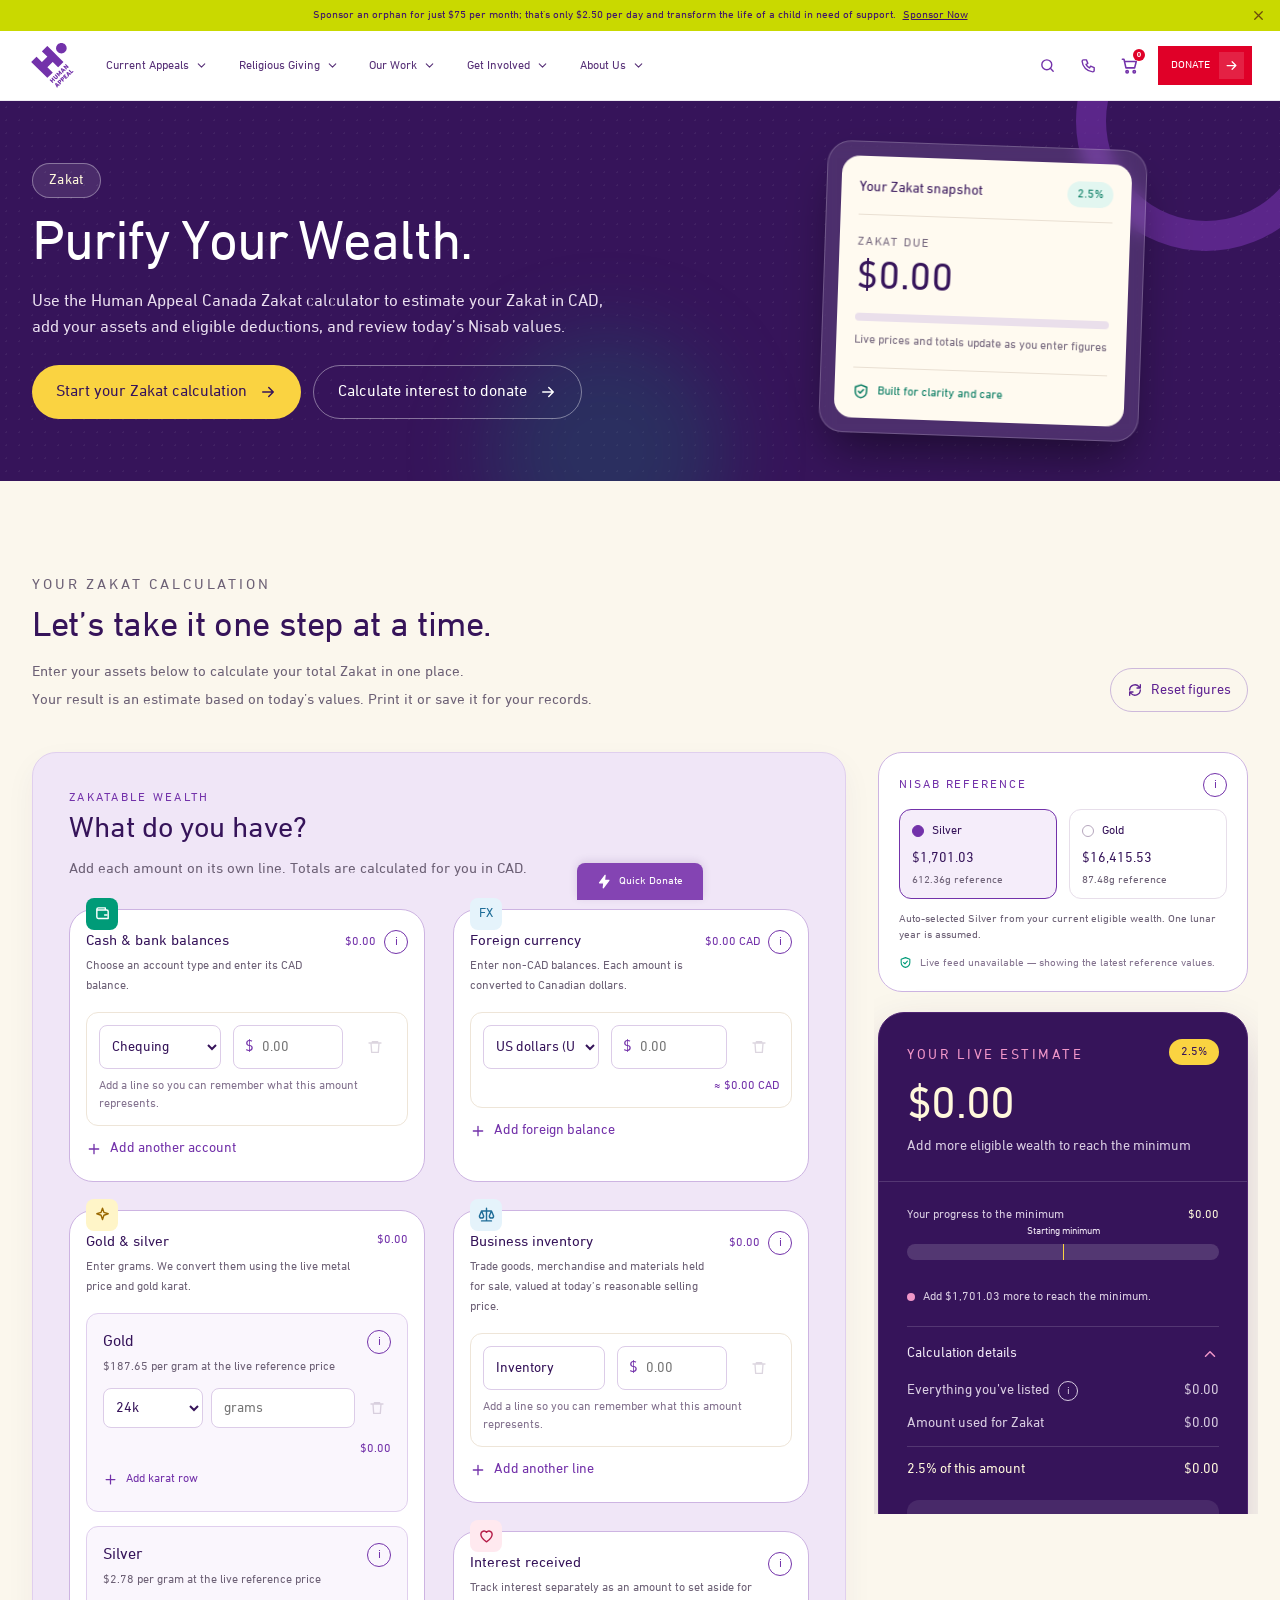
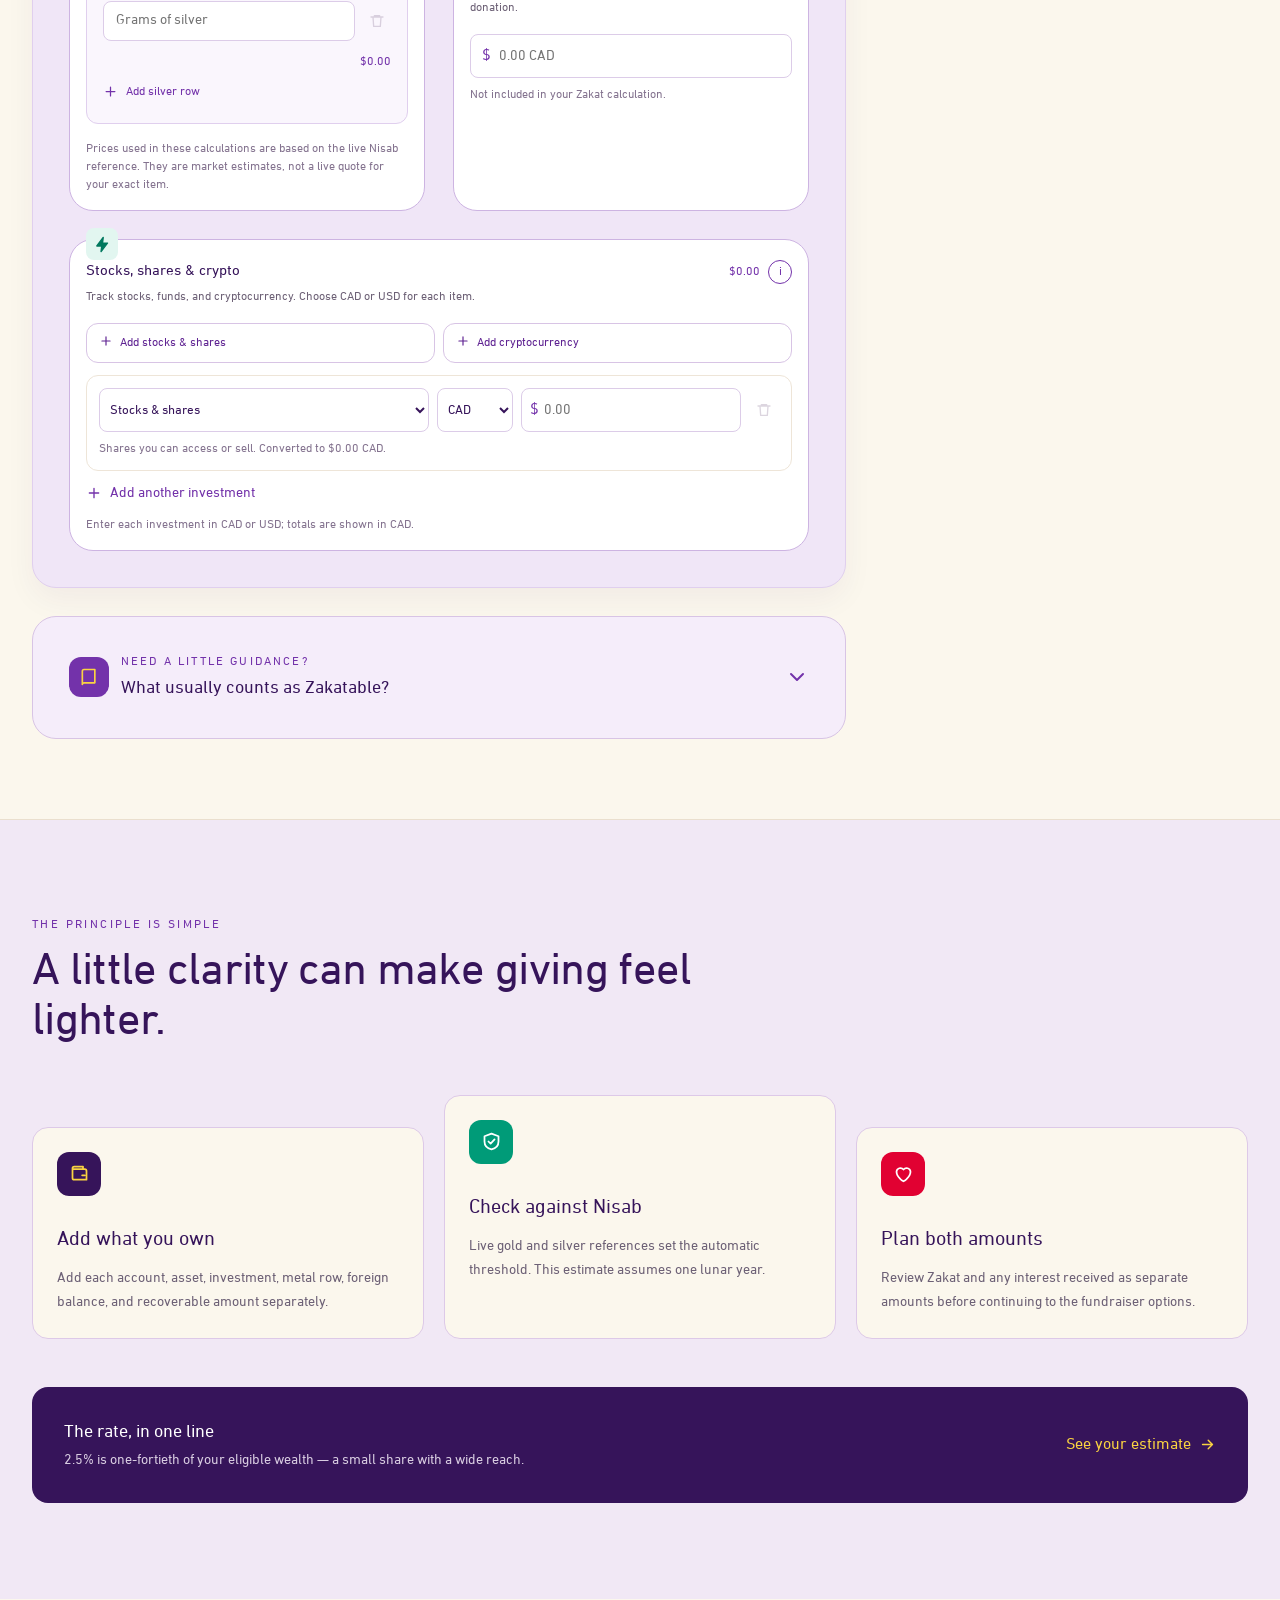
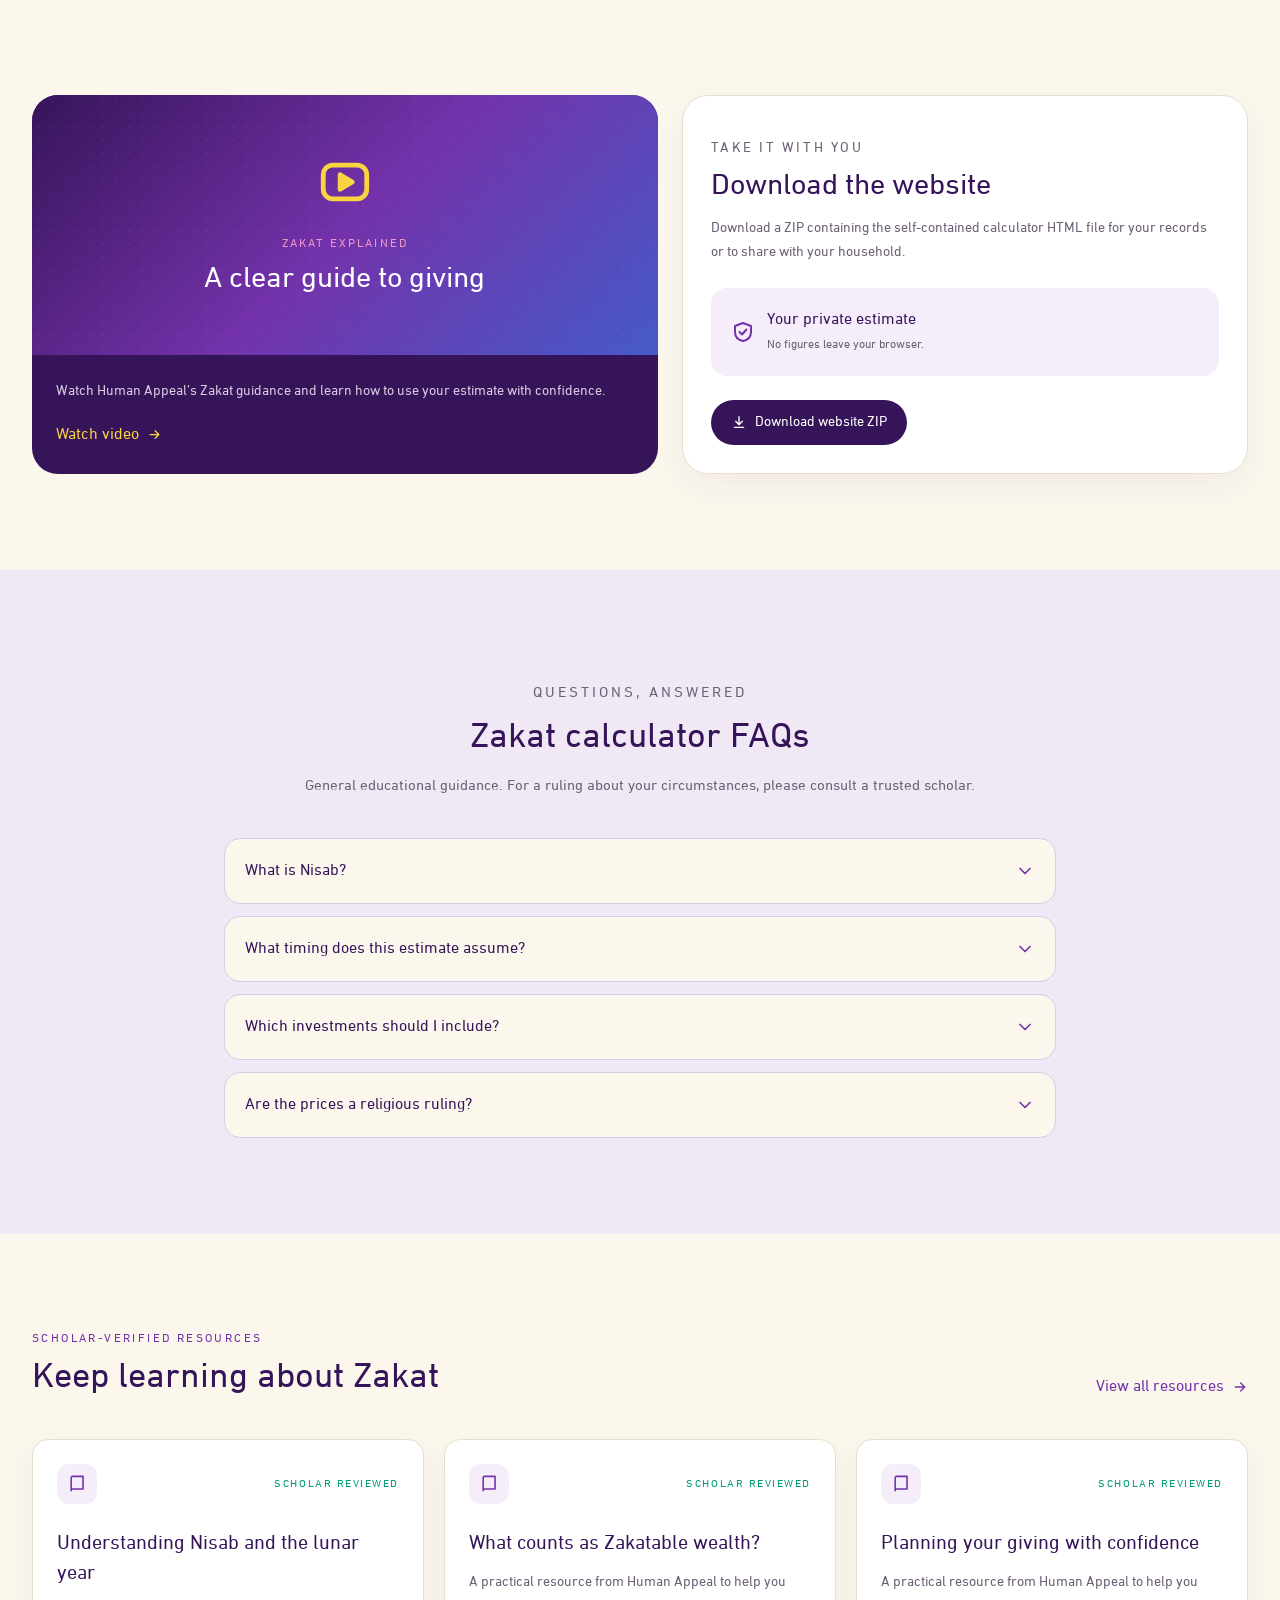
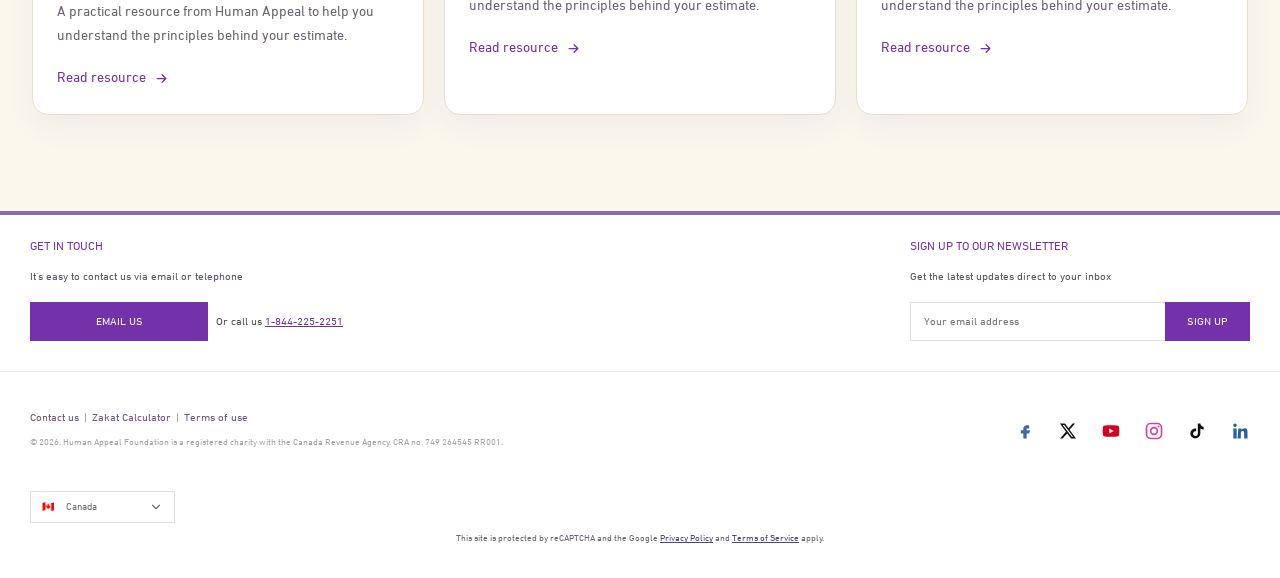
<file: index-v4.html>
<!doctype html>
<html lang="en">
  <head>
    <meta charset="UTF-8" />
    <meta name="viewport" content="width=device-width,initial-scale=1" />
    <title>Human Appeal Canada Zakat Calculator</title>
    <meta
      name="description"
      content="A simple, transparent way to work out your Zakat in Canadian dollars."
    />
    <link rel="icon" type="image/svg+xml" href="assets/images/favicon.svg" />
    <link rel="stylesheet" href="css/styles.css" />
<style>.panel{background:#f0e6f7;border-color:#e0cfee}.card,.nis{background:#fff;border:1px solid #cdb4e2;border-radius:24px;box-shadow:none}.mbox{background:#faf6fd;border-color:#e0cfee}.pop .vid-embed{position:relative;height:0;padding-top:56.25%;margin-top:12px;border-radius:8px;overflow:hidden;background:#1c0b30}.pop .vid-embed iframe{position:absolute;inset:0;width:100%;height:100%;border:0}@media (max-height:520px){.pop{max-height:calc(100vh - 16px);overflow-y:auto}}</style>
  </head>
  <body id="top">
    <div class="shell">
      <div class="ann" id="ann">
        <span
          >Sponsor an orphan for just $75 per month; that’s only $2.50 per day
          and transform the life of a child in need of support.
          <a href="https://humanappeal.ca/appeals/orphan-sponsorship"
            >Sponsor Now</a
          ></span
        ><button
          type="button"
          aria-label="Close announcement"
          onclick="this.parentNode.remove()"
        >
          <svg
            width="15"
            height="15"
            viewBox="0 0 24 24"
            fill="none"
            stroke="currentColor"
            stroke-width="2"
            stroke-linecap="round"
            stroke-linejoin="round"
            aria-hidden="true"
          >
            <path d="M6 6l12 12M18 6L6 18" />
          </svg>
        </button>
      </div>
      <header class="hdr">
        <div class="hdr-in">
          <a
            class="brand"
            href="https://humanappeal.ca"
            aria-label="Human Appeal Canada home"
            ><img src="assets/images/logo.svg" alt="Human Appeal"
          /></a>
          <nav class="dnav" aria-label="Main navigation">
            <div class="ni">
              <button class="nt" type="button">
                Current Appeals
                <svg
                  width="13"
                  height="13"
                  viewBox="0 0 24 24"
                  fill="none"
                  stroke="currentColor"
                  stroke-width="2"
                  stroke-linecap="round"
                  stroke-linejoin="round"
                  aria-hidden="true"
                >
                  <path d="M6 9l6 6 6-6" />
                </svg>
              </button>
              <div class="dd">
                <a class="all" href="https://humanappeal.ca/appeals"
                  >View Current Appeals
                  <svg
                    width="14"
                    height="14"
                    viewBox="0 0 24 24"
                    fill="none"
                    stroke="currentColor"
                    stroke-width="2"
                    stroke-linecap="round"
                    stroke-linejoin="round"
                    aria-hidden="true"
                  >
                    <path d="M5 12h14M13 6l6 6-6 6" /></svg></a
                ><a href="https://humanappeal.ca/appeals/sudan-emergency-appeal"
                  >Sudan Emergency</a
                ><a href="https://humanappeal.ca/appeals/gaza-emergency"
                  >Gaza Emergency</a
                ><a href="https://humanappeal.ca/appeals/orphan-sponsorship"
                  >Sponsor an Orphan</a
                >
              </div>
            </div>
            <div class="ni">
              <button class="nt" type="button">
                Religious Giving
                <svg
                  width="13"
                  height="13"
                  viewBox="0 0 24 24"
                  fill="none"
                  stroke="currentColor"
                  stroke-width="2"
                  stroke-linecap="round"
                  stroke-linejoin="round"
                  aria-hidden="true"
                >
                  <path d="M6 9l6 6 6-6" />
                </svg>
              </button>
              <div class="dd">
                <a
                  class="all"
                  href="https://humanappeal.ca/appeals/zakat-and-nisab"
                  >View Religious Giving
                  <svg
                    width="14"
                    height="14"
                    viewBox="0 0 24 24"
                    fill="none"
                    stroke="currentColor"
                    stroke-width="2"
                    stroke-linecap="round"
                    stroke-linejoin="round"
                    aria-hidden="true"
                  >
                    <path d="M5 12h14M13 6l6 6-6 6" /></svg></a
                ><a href="https://humanappeal.ca/appeals/zakat-and-nisab"
                  >Zakat and Nisab</a
                ><a href="https://humanappeal.ca/appeals/sadaqah-jariyah"
                  >Sadaqah Jariyah</a
                ><a href="https://humanappeal.ca/appeals/sadaqah">Sadaqah</a
                ><a href="https://humanappeal.ca/appeals/fidya-kaffarah"
                  >Fidya and Kaffarah</a
                ><a href="#calculator">Zakat Calculator</a>
              </div>
            </div>
            <div class="ni">
              <button class="nt" type="button">
                Our Work
                <svg
                  width="13"
                  height="13"
                  viewBox="0 0 24 24"
                  fill="none"
                  stroke="currentColor"
                  stroke-width="2"
                  stroke-linecap="round"
                  stroke-linejoin="round"
                  aria-hidden="true"
                >
                  <path d="M6 9l6 6 6-6" />
                </svg>
              </button>
              <div class="dd">
                <a class="all" href="https://humanappeal.ca/donate/projects"
                  >View Our Work
                  <svg
                    width="14"
                    height="14"
                    viewBox="0 0 24 24"
                    fill="none"
                    stroke="currentColor"
                    stroke-width="2"
                    stroke-linecap="round"
                    stroke-linejoin="round"
                    aria-hidden="true"
                  >
                    <path d="M5 12h14M13 6l6 6-6 6" /></svg></a
                ><a href="https://humanappeal.ca/donate/projects"
                  >View Our Projects</a
                >
              </div>
            </div>
            <div class="ni">
              <button class="nt" type="button">
                Get Involved
                <svg
                  width="13"
                  height="13"
                  viewBox="0 0 24 24"
                  fill="none"
                  stroke="currentColor"
                  stroke-width="2"
                  stroke-linecap="round"
                  stroke-linejoin="round"
                  aria-hidden="true"
                >
                  <path d="M6 9l6 6 6-6" />
                </svg>
              </button>
              <div class="dd">
                <a class="all" href="https://humanappeal.ca/volunteer-with-us"
                  >View Get Involved
                  <svg
                    width="14"
                    height="14"
                    viewBox="0 0 24 24"
                    fill="none"
                    stroke="currentColor"
                    stroke-width="2"
                    stroke-linecap="round"
                    stroke-linejoin="round"
                    aria-hidden="true"
                  >
                    <path d="M5 12h14M13 6l6 6-6 6" /></svg></a
                ><a href="https://humanappeal.ca/volunteer-with-us"
                  >Volunteer with us</a
                >
              </div>
            </div>
            <div class="ni">
              <button class="nt" type="button">
                About Us
                <svg
                  width="13"
                  height="13"
                  viewBox="0 0 24 24"
                  fill="none"
                  stroke="currentColor"
                  stroke-width="2"
                  stroke-linecap="round"
                  stroke-linejoin="round"
                  aria-hidden="true"
                >
                  <path d="M6 9l6 6 6-6" />
                </svg>
              </button>
              <div class="dd">
                <a class="all" href="https://humanappeal.ca/about-us"
                  >View About Us
                  <svg
                    width="14"
                    height="14"
                    viewBox="0 0 24 24"
                    fill="none"
                    stroke="currentColor"
                    stroke-width="2"
                    stroke-linecap="round"
                    stroke-linejoin="round"
                    aria-hidden="true"
                  >
                    <path d="M5 12h14M13 6l6 6-6 6" /></svg></a
                ><a href="https://humanappeal.ca/contact-us">Contact us</a>
              </div>
            </div>
          </nav>
          <div class="acts">
            <button class="ic" type="button" id="stog" aria-label="Open search">
              <svg
                width="17"
                height="17"
                viewBox="0 0 24 24"
                fill="none"
                stroke="currentColor"
                stroke-width="2"
                stroke-linecap="round"
                stroke-linejoin="round"
                aria-hidden="true"
              >
                <circle cx="11" cy="11" r="7" />
                <path d="M20 20l-4-4" />
              </svg>
            </button>
            <a
              class="ic phone"
              href="tel:+18442252251"
              aria-label="Call Human Appeal"
              title="Call 1-844-225-2251"
              ><svg
                width="17"
                height="17"
                viewBox="0 0 24 24"
                fill="none"
                stroke="currentColor"
                stroke-width="2"
                stroke-linecap="round"
                stroke-linejoin="round"
                aria-hidden="true"
              >
                <path
                  d="M5 4h4l2 5-2.5 1.5a11 11 0 005 5L15 13l5 2v4a2 2 0 01-2 2A16 16 0 013 6a2 2 0 012-2z"
                /></svg
            ></a>
            <a
              class="ic cartl"
              href="https://humanappeal.ca/appeals"
              aria-label="Open donation catalogue"
              title="Cart"
              ><svg
                width="19"
                height="19"
                viewBox="0 0 24 24"
                fill="none"
                stroke="currentColor"
                stroke-width="2"
                stroke-linecap="round"
                stroke-linejoin="round"
                aria-hidden="true"
              >
                <circle cx="9" cy="20" r="1.5" />
                <circle cx="18" cy="20" r="1.5" />
                <path d="M3 4h2l2.5 11h11l2-8H6.5" /></svg
              ><span class="cnt">0</span></a
            >
            <a class="donate" href="https://humanappeal.ca/appeals"
              >Donate
              <svg
                width="18"
                height="18"
                viewBox="0 0 24 24"
                fill="none"
                stroke="currentColor"
                stroke-width="2"
                stroke-linecap="round"
                stroke-linejoin="round"
                aria-hidden="true"
              >
                <path d="M5 12h14M13 6l6 6-6 6" /></svg
            ></a>
            <button class="mtog" type="button" id="mtog" aria-label="Open menu">
              <svg
                width="23"
                height="23"
                viewBox="0 0 24 24"
                fill="none"
                stroke="currentColor"
                stroke-width="2"
                stroke-linecap="round"
                stroke-linejoin="round"
                aria-hidden="true"
              >
                <path d="M4 7h16M4 12h16M4 17h16" />
              </svg>
            </button>
          </div>
        </div>
        <form
          class="srch"
          id="srch"
          action="https://humanappeal.ca/search"
          method="get"
        >
          <label class="sr" for="q">Search Human Appeal</label>
          <div>
            <input id="q" name="q" type="search" placeholder="Search" /><button
              type="submit"
              aria-label="Submit search"
            >
              <svg
                width="18"
                height="18"
                viewBox="0 0 24 24"
                fill="none"
                stroke="currentColor"
                stroke-width="2"
                stroke-linecap="round"
                stroke-linejoin="round"
                aria-hidden="true"
              >
                <circle cx="11" cy="11" r="7" />
                <path d="M20 20l-4-4" />
              </svg>
            </button>
          </div>
        </form>
        <nav class="mnav" id="mnav" aria-label="Mobile navigation">
          <details>
            <summary>
              Current Appeals
              <svg
                width="15"
                height="15"
                viewBox="0 0 24 24"
                fill="none"
                stroke="currentColor"
                stroke-width="2"
                stroke-linecap="round"
                stroke-linejoin="round"
                aria-hidden="true"
              >
                <path d="M6 9l6 6 6-6" />
              </svg>
            </summary>
            <div class="msub">
              <a href="https://humanappeal.ca/appeals">View Current Appeals</a
              ><a href="https://humanappeal.ca/appeals/sudan-emergency-appeal"
                >Sudan Emergency</a
              ><a href="https://humanappeal.ca/appeals/gaza-emergency"
                >Gaza Emergency</a
              ><a href="https://humanappeal.ca/appeals/orphan-sponsorship"
                >Sponsor an Orphan</a
              >
            </div>
          </details>
          <details>
            <summary>
              Religious Giving
              <svg
                width="15"
                height="15"
                viewBox="0 0 24 24"
                fill="none"
                stroke="currentColor"
                stroke-width="2"
                stroke-linecap="round"
                stroke-linejoin="round"
                aria-hidden="true"
              >
                <path d="M6 9l6 6 6-6" />
              </svg>
            </summary>
            <div class="msub">
              <a href="https://humanappeal.ca/appeals/zakat-and-nisab"
                >View Religious Giving</a
              ><a href="https://humanappeal.ca/appeals/zakat-and-nisab"
                >Zakat and Nisab</a
              ><a href="https://humanappeal.ca/appeals/sadaqah-jariyah"
                >Sadaqah Jariyah</a
              ><a href="https://humanappeal.ca/appeals/sadaqah">Sadaqah</a
              ><a href="https://humanappeal.ca/appeals/fidya-kaffarah"
                >Fidya and Kaffarah</a
              ><a href="#calculator">Zakat Calculator</a>
            </div>
          </details>
          <details>
            <summary>
              Our Work
              <svg
                width="15"
                height="15"
                viewBox="0 0 24 24"
                fill="none"
                stroke="currentColor"
                stroke-width="2"
                stroke-linecap="round"
                stroke-linejoin="round"
                aria-hidden="true"
              >
                <path d="M6 9l6 6 6-6" />
              </svg>
            </summary>
            <div class="msub">
              <a href="https://humanappeal.ca/donate/projects">View Our Work</a
              ><a href="https://humanappeal.ca/donate/projects"
                >View Our Projects</a
              >
            </div>
          </details>
          <details>
            <summary>
              Get Involved
              <svg
                width="15"
                height="15"
                viewBox="0 0 24 24"
                fill="none"
                stroke="currentColor"
                stroke-width="2"
                stroke-linecap="round"
                stroke-linejoin="round"
                aria-hidden="true"
              >
                <path d="M6 9l6 6 6-6" />
              </svg>
            </summary>
            <div class="msub">
              <a href="https://humanappeal.ca/volunteer-with-us"
                >View Get Involved</a
              ><a href="https://humanappeal.ca/volunteer-with-us"
                >Volunteer with us</a
              >
            </div>
          </details>
          <details>
            <summary>
              About Us
              <svg
                width="15"
                height="15"
                viewBox="0 0 24 24"
                fill="none"
                stroke="currentColor"
                stroke-width="2"
                stroke-linecap="round"
                stroke-linejoin="round"
                aria-hidden="true"
              >
                <path d="M6 9l6 6 6-6" />
              </svg>
            </summary>
            <div class="msub">
              <a href="https://humanappeal.ca/about-us">View About Us</a
              ><a href="https://humanappeal.ca/contact-us">Contact us</a>
            </div>
          </details>
          <a href="#calculator">Zakat Calculator</a
          ><a href="#resources">Resources</a><a href="#faqs">FAQs</a
          ><a class="mdon" href="https://humanappeal.ca/appeals"
            >Donate now
            <svg
              width="16"
              height="16"
              viewBox="0 0 24 24"
              fill="none"
              stroke="currentColor"
              stroke-width="2"
              stroke-linecap="round"
              stroke-linejoin="round"
              aria-hidden="true"
            >
              <path d="M5 12h14M13 6l6 6-6 6" /></svg
          ></a>
        </nav>
      </header>
    </div>
    <main>
      <section class="hero">
        <div class="dots"></div>
        <div class="ring"></div>
        <div class="glow"></div>
        <div class="hero-in">
          <div>
            <span class="zpill">Zakat</span>
            <h1>Purify Your Wealth.</h1>
            <p class="lead">
              Use the Human Appeal Canada Zakat calculator to estimate your
              Zakat in CAD, add your assets and eligible deductions, and review
              today’s Nisab values.
            </p>
            <div class="btns">
              <a class="pill gold" href="#calculator"
                >Start your Zakat calculation
                <svg
                  width="18"
                  height="18"
                  viewBox="0 0 24 24"
                  fill="none"
                  stroke="currentColor"
                  stroke-width="2"
                  stroke-linecap="round"
                  stroke-linejoin="round"
                  aria-hidden="true"
                >
                  <path d="M5 12h14M13 6l6 6-6 6" /></svg></a
              ><a class="pill ghost" href="#interest-calculation"
                >Calculate interest to donate
                <svg
                  width="18"
                  height="18"
                  viewBox="0 0 24 24"
                  fill="none"
                  stroke="currentColor"
                  stroke-width="2"
                  stroke-linecap="round"
                  stroke-linejoin="round"
                  aria-hidden="true"
                >
                  <path d="M5 12h14M13 6l6 6-6 6" /></svg
              ></a>
            </div>
          </div>
          <div class="snapw" aria-label="Zakat calculation overview">
            <div class="snap-o">
              <div class="snap">
                <div class="snap-h">
                  <span>Your Zakat snapshot</span><span class="tag">2.5%</span>
                </div>
                <div class="snap-b">
                  <small>Zakat due</small>
                  <p class="big" id="heroZ">$0.00</p>
                  <div class="bar"><i id="heroBar" style="width: 0%"></i></div>
                  <p>Live prices and totals update as you enter figures</p>
                </div>
                <div class="snap-f">
                  <svg
                    width="17"
                    height="17"
                    viewBox="0 0 24 24"
                    fill="none"
                    stroke="currentColor"
                    stroke-width="2"
                    stroke-linecap="round"
                    stroke-linejoin="round"
                    aria-hidden="true"
                  >
                    <path d="M12 3l8 3v6c0 5-3.5 8-8 9-4.5-1-8-4-8-9V6z" />
                    <path d="M8.5 12l2.5 2.5 4.5-5" />
                  </svg>
                  Built for clarity and care
                </div>
              </div>
            </div>
          </div>
        </div>
      </section>

      <section id="calculator" class="calc">
        <div class="wrap">
          <div class="calc-top">
            <div>
              <p class="eyebrow">Your Zakat calculation</p>
              <h2>Let’s take it one step at a time.</h2>
              <p>
                Enter your assets below to calculate your total Zakat in one
                place.
              </p>
              <p style="margin-top: 4px">
                Your result is an estimate based on today’s values. Print it or
                save it for your records.
              </p>
            </div>
            <button class="reset" type="button" id="reset1">
              <svg
                width="16"
                height="16"
                viewBox="0 0 24 24"
                fill="none"
                stroke="currentColor"
                stroke-width="2"
                stroke-linecap="round"
                stroke-linejoin="round"
                aria-hidden="true"
              >
                <path
                  d="M4 12a8 8 0 0114-5l2 2M20 4v5h-5M20 12a8 8 0 01-14 5l-2-2M4 20v-5h5"
                />
              </svg>
              Reset figures
            </button>
          </div>
          <div class="cols">
            <div class="stack">
              <div class="panel">
                <div class="sh">
                  
                  <div>
                    <p class="eyebrow" style="margin-bottom: 4px">
                      Zakatable wealth
                    </p>
                    <h2>What do you have?</h2>
                    <p class="s">
                      Add each amount on its own line. Totals are calculated for
                      you in CAD.
                    </p>
                  </div>
                </div>
                <div class="grid2">
                  <div class="card">
                    <div
                      class="chip"
                      style="background: #009b78; color: #fff"
                    >
                      <svg
                        width="17"
                        height="17"
                        viewBox="0 0 24 24"
                        fill="none"
                        stroke="currentColor"
                        stroke-width="2"
                        stroke-linecap="round"
                        stroke-linejoin="round"
                        aria-hidden="true"
                      >
                        <path
                          d="M4 7h14a2 2 0 012 2v10H6a2 2 0 01-2-2zM4 7V6a2 2 0 012-2h10v3M15 14h3"
                        />
                      </svg>
                    </div>
                    <div class="ch">
                      <div>
                        <h3>Cash &amp; bank balances</h3>
                        <p>Choose an account type and enter its CAD balance.</p>
                      </div>
                      <div style="display: flex; gap: 8px; align-items: center">
                        <span class="tot" data-tot="cash"></span
                        ><span class="info"
                          ><button
                            class="ib"
                            type="button"
                            aria-label="More information: Cash & bank balances"
                            aria-expanded="false"
                          >
                            i
                          </button>
                          <div class="pop" role="tooltip">
                            <b>Cash & bank balances</b>
                            <p>
                              Add cash and account balances in Canadian dollars.
                              Choose Other to describe another account.
                            </p>
                            <div class="vid-embed"><iframe data-src="https://www.youtube-nocookie.com/embed/O7oqRPAmOFI?rel=0&amp;playsinline=1" title="Human Appeal video explanation" allow="accelerometer; clipboard-write; encrypted-media; gyroscope; picture-in-picture; web-share" referrerpolicy="strict-origin-when-cross-origin" allowfullscreen></iframe></div>
                          </div></span
                        >
                      </div>
                    </div>
                    <div data-list="cash"></div>
<button class="add" type="button" data-add="cash"><svg width="16" height="16" viewBox="0 0 24 24" fill="none" stroke="currentColor" stroke-width="2" stroke-linecap="round" stroke-linejoin="round" aria-hidden="true"><path d="M12 5v14M5 12h14" /></svg> Add another account</button>
                  </div>
                  <div class="card">
                    <div
                      class="chip"
                      style="background: #e5f3fb; color: #1f6d98"
                    >
                      FX
                    </div>
                    <div class="ch">
                      <div>
                        <h3>Foreign currency</h3>
                        <p>
                          Enter non-CAD balances. Each amount is converted to
                          Canadian dollars.
                        </p>
                      </div>
                      <div style="display: flex; gap: 8px; align-items: center">
                        <span class="tot" id="fxTot"></span
                        ><span class="info"
                          ><button
                            class="ib"
                            type="button"
                            aria-label="More information: Foreign currency"
                            aria-expanded="false"
                          >
                            i
                          </button>
                          <div class="pop" role="tooltip">
                            <b>Foreign currency</b>
                            <p>
                              USD, GBP, and EUR use the live reference exchange
                              rates. For another currency, enter the current CAD
                              value of one unit.
                            </p>
                            <div class="vid-embed"><iframe data-src="https://www.youtube-nocookie.com/embed/O7oqRPAmOFI?rel=0&amp;playsinline=1" title="Human Appeal video explanation" allow="accelerometer; clipboard-write; encrypted-media; gyroscope; picture-in-picture; web-share" referrerpolicy="strict-origin-when-cross-origin" allowfullscreen></iframe></div>
                          </div></span
                        >
                      </div>
                    </div>
                    <div data-list="fx"></div>
                    <button class="add" type="button" data-add="fx">
                      <svg
                        width="16"
                        height="16"
                        viewBox="0 0 24 24"
                        fill="none"
                        stroke="currentColor"
                        stroke-width="2"
                        stroke-linecap="round"
                        stroke-linejoin="round"
                        aria-hidden="true"
                      >
                        <path d="M12 5v14M5 12h14" />
                      </svg>
                      Add foreign balance
                    </button>
                  </div>
                  <div class="card">
                    <div
                      class="chip"
                      style="background: #fff5c8; color: #9a6800"
                    >
                      <svg
                        width="17"
                        height="17"
                        viewBox="0 0 24 24"
                        fill="none"
                        stroke="currentColor"
                        stroke-width="2"
                        stroke-linecap="round"
                        stroke-linejoin="round"
                        aria-hidden="true"
                      >
                        <path d="M12 3l2 6 6 2-6 2-2 6-2-6-6-2 6-2z" />
                      </svg>
                    </div>
                    <div class="ch">
                      <div>
                        <h3>Gold &amp; silver</h3>
                        <p>
                          Enter grams. We convert them using the live metal
                          price and gold karat.
                        </p>
                      </div>
                      <span class="tot" id="metalTot"></span>
                    </div>
                    <div class="metals" style="grid-template-columns: 1fr; gap: 14px">
                      <div class="mbox">
                        <div
                          style="
                            display: flex;
                            justify-content: space-between;
                            gap: 12px;
                          "
                        >
                          <div>
                            <p>Gold</p>
                            <small id="goldPG"></small>
                          </div>
                          <span class="info"
                            ><button
                              class="ib"
                              type="button"
                              aria-label="More information: Gold Nisab"
                              aria-expanded="false"
                            >
                              i
                            </button>
                            <div class="pop" role="tooltip">
                              <b>Gold Nisab</b>
                              <p>
                                Gold Nisab uses 87.48 grams. Each row applies
                                the selected karat purity to the live gold
                                price.
                              </p>
                            </div></span
                          >
                        </div>
                        <div data-list="gold"></div>
                        <p class="mtot" id="goldTot"></p>
                        <button class="add sm" type="button" data-add="gold">
                          <svg
                            width="15"
                            height="15"
                            viewBox="0 0 24 24"
                            fill="none"
                            stroke="currentColor"
                            stroke-width="2"
                            stroke-linecap="round"
                            stroke-linejoin="round"
                            aria-hidden="true"
                          >
                            <path d="M12 5v14M5 12h14" />
                          </svg>
                          Add karat row
                        </button>
                      </div>
                      <div class="mbox">
                        <div
                          style="
                            display: flex;
                            justify-content: space-between;
                            gap: 12px;
                          "
                        >
                          <div>
                            <p>Silver</p>
                            <small id="silverPG"></small>
                          </div>
                          <span class="info"
                            ><button
                              class="ib"
                              type="button"
                              aria-label="More information: Silver Nisab"
                              aria-expanded="false"
                            >
                              i
                            </button>
                            <div class="pop" role="tooltip">
                              <b>Silver Nisab</b>
                              <p>
                                Silver Nisab uses 612.36 grams. Enter the total
                                grams you own.
                              </p>
                            </div></span
                          >
                        </div>
                        <div data-list="silver"></div>
                        <p class="mtot" id="silverTot"></p>
                        <button class="add sm" type="button" data-add="silver">
                          <svg
                            width="15"
                            height="15"
                            viewBox="0 0 24 24"
                            fill="none"
                            stroke="currentColor"
                            stroke-width="2"
                            stroke-linecap="round"
                            stroke-linejoin="round"
                            aria-hidden="true"
                          >
                            <path d="M12 5v14M5 12h14" />
                          </svg>
                          Add silver row
                        </button>
                      </div>
                    </div>
                    <p class="note">
                      Prices used in these calculations are based on the live
                      Nisab reference. They are market estimates, not a live
                      quote for your exact item.
                    </p>
                  </div>
                  <div style="display: flex; flex-direction: column; gap: 28px">
                    <div class="card" style="flex: 1">
                      <div
                        class="chip"
                        style="background: #e5f3fb; color: #1f6d98"
                      >
                        <svg
                          width="17"
                          height="17"
                          viewBox="0 0 24 24"
                          fill="none"
                          stroke="currentColor"
                          stroke-width="2"
                          stroke-linecap="round"
                          stroke-linejoin="round"
                          aria-hidden="true"
                        >
                          <path
                            d="M12 3v18M5 21h14M5 7h14M5 7l-3 7a3 3 0 006 0zM19 7l-3 7a3 3 0 006 0z"
                          />
                        </svg>
                      </div>
                      <div class="ch">
                        <div>
                          <h3>Business inventory</h3>
                          <p>
                            Trade goods, merchandise and materials held for
                            sale, valued at today’s reasonable selling price.
                          </p>
                        </div>
                        <div style="display: flex; gap: 8px; align-items: center">
                          <span class="tot" data-tot="business"></span
                          ><span class="info"
                            ><button
                              class="ib"
                              type="button"
                              aria-label="More information: Business inventory"
                              aria-expanded="false"
                            >
                              i
                            </button>
                            <div class="pop" role="tooltip">
                              <b>Business inventory</b>
                              <p>
                                Enter the current reasonable selling value of
                                stock, trade goods, merchandise and materials
                                held for sale. Add a line for each item or
                                location.
                              </p>
                              <div class="vid-embed"><iframe data-src="https://www.youtube-nocookie.com/embed/O7oqRPAmOFI?rel=0&amp;playsinline=1" title="Human Appeal video explanation" allow="accelerometer; clipboard-write; encrypted-media; gyroscope; picture-in-picture; web-share" referrerpolicy="strict-origin-when-cross-origin" allowfullscreen></iframe></div>
                            </div></span
                          >
                        </div>
                      </div>
                      <div data-list="business"></div>
                      <button class="add" type="button" data-add="business"><svg width="16" height="16" viewBox="0 0 24 24" fill="none" stroke="currentColor" stroke-width="2" stroke-linecap="round" stroke-linejoin="round" aria-hidden="true"><path d="M12 5v14M5 12h14" /></svg> Add another line</button>
                    </div>
                    <div
                      class="card"
                      id="interest-calculation"
                      style="scroll-margin-top: 100px; flex: 1"
                    >
                      <div
                        class="chip"
                        style="background: #ffe9ef; color: #b51c48"
                      >
                        <svg
                          width="17"
                          height="17"
                          viewBox="0 0 24 24"
                          fill="none"
                          stroke="currentColor"
                          stroke-width="2"
                          stroke-linecap="round"
                          stroke-linejoin="round"
                          aria-hidden="true"
                        >
                          <path
                            d="M12 21s-8-5-8-11a4.5 4.5 0 018-2.5A4.5 4.5 0 0120 10c0 6-8 11-8 11z"
                          />
                        </svg>
                      </div>
                      <div class="ch">
                        <div>
                          <h3>Interest received</h3>
                          <p>
                            Track interest separately as an amount to set aside
                            for donation.
                          </p>
                        </div>
                        <span class="info"
                          ><button
                            class="ib"
                            type="button"
                            aria-label="More information: Interest received"
                            aria-expanded="false"
                          >
                            i
                          </button>
                          <div class="pop" role="tooltip">
                            <b>Interest received</b>
                            <p>
                              This amount is kept outside your Zakatable wealth
                              and Zakat total. This calculator provides a planning
                              estimate, not a religious ruling.
                            </p>
                            <div class="vid-embed"><iframe data-src="https://www.youtube-nocookie.com/embed/O7oqRPAmOFI?rel=0&amp;playsinline=1" title="Human Appeal video explanation" allow="accelerometer; clipboard-write; encrypted-media; gyroscope; picture-in-picture; web-share" referrerpolicy="strict-origin-when-cross-origin" allowfullscreen></iframe></div>
                          </div></span
                        >
                      </div>
                      <label class="money" style="display: block"
                        ><span class="sr"
                          >Interest received in Canadian dollars</span
                        ><b>$</b
                        ><input
                          class="fi"
                          id="interest"
                          type="number"
                          min="0"
                          step=".01"
                          placeholder="0.00 CAD"
                      /></label>
                      <p class="help">Not included in your Zakat calculation.</p>
                      <button
                        class="full"
                        id="intBtn"
                        type="button"
                        style="display: none"
                      ></button>
                    </div>
                  </div>
                  <div class="card span">
                    <div
                      class="chip"
                      style="background: #e2f6f0; color: #00785e"
                    >
                      <svg
                        width="17"
                        height="17"
                        viewBox="0 0 24 24"
                        fill="none"
                        stroke="currentColor"
                        stroke-width="2"
                        stroke-linecap="round"
                        stroke-linejoin="round"
                        aria-hidden="true"
                      >
                        <path
                          d="M13 2L4 14h7l-1 8 9-12h-7z"
                          fill="currentColor"
                        />
                      </svg>
                    </div>
                    <div class="ch">
                      <div>
                        <h3>Stocks, shares &amp; crypto</h3>
                        <p>
                          Track stocks, funds, and cryptocurrency. Choose CAD or
                          USD for each item.
                        </p>
                      </div>
                      <div style="display: flex; gap: 8px; align-items: center">
                        <span class="tot" data-tot="inv"></span
                        ><span class="info"
                          ><button
                            class="ib"
                            type="button"
                            aria-label="More information: Stocks, shares and cryptocurrency"
                            aria-expanded="false"
                          >
                            i
                          </button>
                          <div class="pop" role="tooltip">
                            <b>Stocks, shares and cryptocurrency</b>
                            <p>
                              Enter the accessible value for each investment and
                              choose CAD or USD. USD values are converted to CAD
                              using the live reference exchange rate. Investment
                              treatment can vary by scholar and circumstance.
                            </p>
                            <div class="vid-embed"><iframe data-src="https://www.youtube-nocookie.com/embed/O7oqRPAmOFI?rel=0&amp;playsinline=1" title="Human Appeal video explanation" allow="accelerometer; clipboard-write; encrypted-media; gyroscope; picture-in-picture; web-share" referrerpolicy="strict-origin-when-cross-origin" allowfullscreen></iframe></div>
                          </div></span
                        >
                      </div>
                    </div>
                    <div class="qadd">
                      <button type="button" data-addinv="stocks">
                        <svg
                          width="14"
                          height="14"
                          viewBox="0 0 24 24"
                          fill="none"
                          stroke="currentColor"
                          stroke-width="2"
                          stroke-linecap="round"
                          stroke-linejoin="round"
                          aria-hidden="true"
                          style="
                            display: inline;
                            margin-right: 4px;
                            vertical-align: -2px;
                          "
                        >
                          <path d="M12 5v14M5 12h14" />
                        </svg>
                        Add stocks &amp; shares</button
                      ><button type="button" data-addinv="crypto">
                        <svg
                          width="14"
                          height="14"
                          viewBox="0 0 24 24"
                          fill="none"
                          stroke="currentColor"
                          stroke-width="2"
                          stroke-linecap="round"
                          stroke-linejoin="round"
                          aria-hidden="true"
                          style="
                            display: inline;
                            margin-right: 4px;
                            vertical-align: -2px;
                          "
                        >
                          <path d="M12 5v14M5 12h14" />
                        </svg>
                        Add cryptocurrency
                      </button>
                    </div>
                    <div data-list="inv"></div>
                    <div
                      class="foot"
                      style="
                        justify-content: flex-start;
                        gap: 12px;
                        flex-wrap: wrap;
                      "
                    >
                      <button class="add" type="button" data-addinv="other">
                        <svg
                          width="16"
                          height="16"
                          viewBox="0 0 24 24"
                          fill="none"
                          stroke="currentColor"
                          stroke-width="2"
                          stroke-linecap="round"
                          stroke-linejoin="round"
                          aria-hidden="true"
                        >
                          <path d="M12 5v14M5 12h14" />
                        </svg>
                        Add another investment</button
                      ><span style="flex-basis: 100%"
                        >Enter each investment in CAD or USD; totals are shown
                        in CAD.</span
                      >
                    </div>
                  </div>
                </div>
              </div>
              <div class="guide" id="guidance">
                <button
                  class="gbtn"
                  type="button"
                  id="gbtn"
                  aria-expanded="false"
                >
                  <span class="l"
                    ><span class="gic"
                      ><svg
                        width="20"
                        height="20"
                        viewBox="0 0 24 24"
                        fill="none"
                        stroke="currentColor"
                        stroke-width="2"
                        stroke-linecap="round"
                        stroke-linejoin="round"
                        aria-hidden="true"
                      >
                        <path
                          d="M4 5a2 2 0 012-2h13v16H6a2 2 0 00-2 2zM4 21V5"
                        /></svg></span
                    ><span
                      ><small>Need a little guidance?</small
                      ><strong>What usually counts as Zakatable?</strong></span
                    ></span
                  ><span class="chev"
                    ><svg
                      width="24"
                      height="24"
                      viewBox="0 0 24 24"
                      fill="none"
                      stroke="currentColor"
                      stroke-width="2"
                      stroke-linecap="round"
                      stroke-linejoin="round"
                      aria-hidden="true"
                    >
                      <path d="M6 9l6 6 6-6" /></svg
                  ></span>
                </button>
                <div class="gbody">
                  <p>
                    <strong>Often included:</strong> cash, savings,
                    cryptocurrency, gold and silver jewellery, shares and
                    accessible pension contributions, business stock, and debts
                    you expect to recover.
                  </p>
                  <p>
                    <strong>Often deducted:</strong> unpaid rent, house
                    payments, utilities, property payments, invoices, staff
                    salaries, and other short-term debts that are due.
                  </p>
                  <p class="w">
                    These are general educational notes, not a fatwa. Religious
                    opinions can vary — please consult a trusted scholar for
                    guidance on your circumstances.
                  </p>
                </div>
              </div>
            </div>
            <aside>
              <div class="nis">
                <div class="top">
                  <p class="eyebrow">Nisab reference</p>
                  <span class="info"
                    ><button
                      class="ib"
                      type="button"
                      aria-label="More information: Nisab reference"
                      aria-expanded="false"
                    >
                      i
                    </button>
                    <div class="pop" role="tooltip">
                      <b>Nisab reference</b>
                      <p>
                        The calculator automatically selects Silver when your
                        eligible wealth is below the Gold threshold; otherwise
                        it selects Gold.
                      </p>
                      <div class="vid-embed"><iframe data-src="https://www.youtube-nocookie.com/embed/O7oqRPAmOFI?rel=0&amp;playsinline=1" title="Human Appeal video explanation" allow="accelerometer; clipboard-write; encrypted-media; gyroscope; picture-in-picture; web-share" referrerpolicy="strict-origin-when-cross-origin" allowfullscreen></iframe></div>
                    </div></span
                  >
                </div>
                <div class="g2">
                  <div class="nb" id="nbS">
                    <span class="t"><i></i> Silver</span
                    ><strong id="nsV"></strong><em>612.36g reference</em>
                  </div>
                  <div class="nb" id="nbG">
                    <span class="t"><i></i> Gold</span><strong id="ngV"></strong
                    ><em>87.48g reference</em>
                  </div>
                </div>
                <p class="n" id="autoSel"></p>
                <p class="n live">
                  <svg
                    width="13"
                    height="13"
                    viewBox="0 0 24 24"
                    fill="none"
                    stroke="currentColor"
                    stroke-width="2"
                    stroke-linecap="round"
                    stroke-linejoin="round"
                    aria-hidden="true"
                  >
                    <path d="M12 3l8 3v6c0 5-3.5 8-8 9-4.5-1-8-4-8-9V6z" />
                    <path d="M8.5 12l2.5 2.5 4.5-5" />
                  </svg>
                  <span id="liveNote"
                    >Reference values shown. Prices used in calculations are
                    based on this Nisab reference.</span
                  >
                </p>
              </div>
              <div class="est">
                <div class="est-h">
                  <div class="r">
                    <p class="eyebrow">Your live estimate</p>
                    <span class="pct">2.5%</span>
                  </div>
                  <p class="amt" id="zakat">$0.00</p>
                  <p id="zsub"></p>
                </div>
                <div class="est-b">
                  <div class="prog">
                    <div class="t">
                      <span>Your progress to the minimum</span
                      ><b id="usedTop"></b>
                    </div>
                    <div class="track">
                      <span class="lbl">Starting minimum</span>
                      <div class="mid"></div>
                      <div class="fill" id="fill" style="width: 0%"></div>
                    </div>
                    <div class="stat" id="stat"></div>
                  </div>
                  <button
                    class="det"
                    type="button"
                    id="detBtn"
                    aria-expanded="true"
                    aria-controls="detBox"
                  >
                    <span>Calculation details</span
                    ><svg
                      width="18"
                      height="18"
                      viewBox="0 0 24 24"
                      fill="none"
                      stroke="currentColor"
                      stroke-width="2"
                      stroke-linecap="round"
                      stroke-linejoin="round"
                      aria-hidden="true"
                    >
                      <path d="M6 9l6 6 6-6" />
                    </svg>
                  </button>
                  <div class="acc" id="detBox">
                    <div class="acc-in">
                      <div class="lines">
                        <div class="lr">
                          <span
                            style="display: flex; gap: 8px; align-items: center"
                            >Everything you’ve listed
                            <span class="info"
                              ><button
                                class="ib"
                                type="button"
                                aria-label="More information: Everything you’ve listed"
                                aria-expanded="false"
                              >
                                i
                              </button>
                              <div class="pop" role="tooltip">
                                <b>Everything you’ve listed</b>
                                <p>
                                  This is the breakdown of assets included in
                                  the Zakat estimate. Interest received is shown
                                  separately and is not included.
                                </p>
                              </div></span
                            ></span
                          ><span id="gross"></span>
                        </div>
                        <div class="lr hl" id="intRow" style="display: none">
                          <span>Interest to donate separately</span
                          ><span id="intV"></span>
                        </div>
                        <div class="lr">
                          <span>Amount used for Zakat</span
                          ><span id="usedV"></span>
                        </div>
                        <div class="lr fin">
                          <span>2.5% of this amount</span><span id="zV"></span>
                        </div>
                      </div>
                    </div>
                  </div>
                  <div class="sel">
                    <div class="h">
                      <span
                        ><svg
                          width="15"
                          height="15"
                          viewBox="0 0 24 24"
                          fill="none"
                          stroke="currentColor"
                          stroke-width="2"
                          stroke-linecap="round"
                          stroke-linejoin="round"
                          aria-hidden="true"
                          style="
                            display: inline;
                            margin-right: 4px;
                            vertical-align: -3px;
                          "
                        >
                          <path
                            d="M12 3l8 3v6c0 5-3.5 8-8 9-4.5-1-8-4-8-9V6z"
                          />
                          <path d="M8.5 12l2.5 2.5 4.5-5" />
                        </svg>
                        Selected Nisab</span
                      ><span class="info"
                        ><button
                          class="ib"
                          type="button"
                          aria-label="More information: Selected Nisab"
                          aria-expanded="false"
                        >
                          i
                        </button>
                        <div class="pop" role="tooltip">
                          <b>Selected Nisab</b>
                          <p>
                            Silver is selected when your eligible wealth is
                            below the Gold threshold; Gold is selected when it
                            meets or exceeds that threshold.
                          </p>
                        </div></span
                      >
                    </div>
                    <span id="selN"></span>
                  </div>
                  <button class="rst" type="button" id="reset2">
                    <svg
                      width="13"
                      height="13"
                      viewBox="0 0 24 24"
                      fill="none"
                      stroke="currentColor"
                      stroke-width="2"
                      stroke-linecap="round"
                      stroke-linejoin="round"
                      aria-hidden="true"
                      style="
                        display: inline;
                        margin-right: 4px;
                        vertical-align: -2px;
                      "
                    >
                      <path
                        d="M4 12a8 8 0 0114-5l2 2M20 4v5h-5M20 12a8 8 0 01-14 5l-2-2M4 20v-5h5"
                      />
                    </svg>
                    Reset this calculation
                  </button>
                  <div class="two">
                    <button
                      class="give off"
                      id="giveBtn"
                      type="button"
                      disabled
                    ></button
                    ><button class="give out" id="emailBtn" type="button">
                      <svg
                        width="16"
                        height="16"
                        viewBox="0 0 24 24"
                        fill="none"
                        stroke="currentColor"
                        stroke-width="2"
                        stroke-linecap="round"
                        stroke-linejoin="round"
                        aria-hidden="true"
                      >
                        <rect x="3" y="5" width="18" height="14" rx="2" />
                        <path d="M3 7l9 6 9-6" />
                      </svg>
                      Email result
                    </button>
                  </div>
                  <div class="two">
                    <button
                      class="give out sm"
                      type="button"
                      onclick="window.print()"
                    >
                      <svg
                        width="14"
                        height="14"
                        viewBox="0 0 24 24"
                        fill="none"
                        stroke="currentColor"
                        stroke-width="2"
                        stroke-linecap="round"
                        stroke-linejoin="round"
                        aria-hidden="true"
                      >
                        <path d="M7 9V3h10v6M7 17H4v-7h16v7h-3M7 14h10v7H7z" />
                      </svg>
                      Print result</button
                    ><a
                      class="give out sm"
                      href="downloads/human-appeal-canada-zakat-calculator-website.zip"
                      download
                      ><svg
                        width="14"
                        height="14"
                        viewBox="0 0 24 24"
                        fill="none"
                        stroke="currentColor"
                        stroke-width="2"
                        stroke-linecap="round"
                        stroke-linejoin="round"
                        aria-hidden="true"
                      >
                        <path d="M12 4v11M7 11l5 5 5-5M5 20h14" />
                      </svg>
                      Download ZIP</a
                    >
                  </div>
                  <p class="disc">
                    Zakat becomes payable at the selected Nisab. Any interest
                    amount is separate and can be reviewed above.
                  </p>
                </div>
              </div>
            </aside>
          </div>
        </div>
      </section>

      <section id="how-it-works" class="how">
        <div class="wrap">
          <p class="eyebrow">The principle is simple</p>
          <h2>A little clarity can make giving feel lighter.</h2>
          <div class="three">
            <div class="hc off">
              <span
                class="bx"
                style="background: var(--ink); color: var(--gold)"
                ><svg
                  width="21"
                  height="21"
                  viewBox="0 0 24 24"
                  fill="none"
                  stroke="currentColor"
                  stroke-width="2"
                  stroke-linecap="round"
                  stroke-linejoin="round"
                  aria-hidden="true"
                >
                  <path
                    d="M4 7h14a2 2 0 012 2v10H6a2 2 0 01-2-2zM4 7V6a2 2 0 012-2h10v3M15 14h3"
                  /></svg
              ></span>
              <h3>Add what you own</h3>
              <p>
                Add each account, asset, investment, metal row, foreign balance,
                and recoverable amount separately.
              </p>
            </div>
            <div class="hc">
              <span class="bx" style="background: var(--green)"
                ><svg
                  width="21"
                  height="21"
                  viewBox="0 0 24 24"
                  fill="none"
                  stroke="currentColor"
                  stroke-width="2"
                  stroke-linecap="round"
                  stroke-linejoin="round"
                  aria-hidden="true"
                >
                  <path d="M12 3l8 3v6c0 5-3.5 8-8 9-4.5-1-8-4-8-9V6z" />
                  <path d="M8.5 12l2.5 2.5 4.5-5" /></svg
              ></span>
              <h3>Check against Nisab</h3>
              <p>
                Live gold and silver references set the automatic threshold.
                This estimate assumes one lunar year.
              </p>
            </div>
            <div class="hc off">
              <span class="bx" style="background: var(--cta)"
                ><svg
                  width="21"
                  height="21"
                  viewBox="0 0 24 24"
                  fill="none"
                  stroke="currentColor"
                  stroke-width="2"
                  stroke-linecap="round"
                  stroke-linejoin="round"
                  aria-hidden="true"
                >
                  <path
                    d="M12 21s-8-5-8-11a4.5 4.5 0 018-2.5A4.5 4.5 0 0120 10c0 6-8 11-8 11z"
                  /></svg
              ></span>
              <h3>Plan both amounts</h3>
              <p>
                Review Zakat and any interest received as separate amounts
                before continuing to the fundraiser options.
              </p>
            </div>
          </div>
          <div class="rate">
            <div>
              <p>The rate, in one line</p>
              <p>
                2.5% is one-fortieth of your eligible wealth — a small share
                with a wide reach.
              </p>
            </div>
            <a href="#calculator"
              >See your estimate
              <svg
                width="17"
                height="17"
                viewBox="0 0 24 24"
                fill="none"
                stroke="currentColor"
                stroke-width="2"
                stroke-linecap="round"
                stroke-linejoin="round"
                aria-hidden="true"
              >
                <path d="M5 12h14M13 6l6 6-6 6" /></svg
            ></a>
          </div>
        </div>
      </section>

      <section id="resources" class="res">
        <div class="wrap">
          <div class="res-g">
            <article class="vid">
              <div class="vid-t">
                <div class="dots"></div>
                <div style="position: relative">
                  <span style="color: var(--gold); display: inline-block"
                    ><svg
                      width="58"
                      height="58"
                      viewBox="0 0 24 24"
                      fill="none"
                      stroke="currentColor"
                      stroke-width="2"
                      stroke-linecap="round"
                      stroke-linejoin="round"
                      aria-hidden="true"
                    >
                      <rect x="3" y="5" width="18" height="14" rx="4" />
                      <path d="M10 9l5 3-5 3z" fill="currentColor" /></svg
                  ></span>
                  <p class="eyebrow">Zakat explained</p>
                  <h2>A clear guide to giving</h2>
                </div>
              </div>
              <div class="vid-b">
                <p>
                  Watch Human Appeal’s Zakat guidance and learn how to use your
                  estimate with confidence.
                </p>
                <a
                  href="https://www.youtube.com/@humanappeal"
                  target="_blank"
                  rel="noreferrer"
                  >Watch video
                  <svg
                    width="15"
                    height="15"
                    viewBox="0 0 24 24"
                    fill="none"
                    stroke="currentColor"
                    stroke-width="2"
                    stroke-linecap="round"
                    stroke-linejoin="round"
                    aria-hidden="true"
                  >
                    <path d="M5 12h14M13 6l6 6-6 6" /></svg
                ></a>
              </div>
            </article>
            <article class="dl">
              <p class="eyebrow">Take it with you</p>
              <h2>Download the website</h2>
              <p>
                Download a ZIP containing the self-contained calculator HTML
                file for your records or to share with your household.
              </p>
              <div class="priv">
                <span style="color: var(--purple)"
                  ><svg
                    width="24"
                    height="24"
                    viewBox="0 0 24 24"
                    fill="none"
                    stroke="currentColor"
                    stroke-width="2"
                    stroke-linecap="round"
                    stroke-linejoin="round"
                    aria-hidden="true"
                  >
                    <path d="M12 3l8 3v6c0 5-3.5 8-8 9-4.5-1-8-4-8-9V6z" />
                    <path d="M8.5 12l2.5 2.5 4.5-5" /></svg
                ></span>
                <div>
                  <p>Your private estimate</p>
                  <small>No figures leave your browser.</small>
                </div>
              </div>
              <a
                class="dlb"
                href="downloads/human-appeal-canada-zakat-calculator-website.zip"
                download
                ><svg
                  width="16"
                  height="16"
                  viewBox="0 0 24 24"
                  fill="none"
                  stroke="currentColor"
                  stroke-width="2"
                  stroke-linecap="round"
                  stroke-linejoin="round"
                  aria-hidden="true"
                >
                  <path d="M12 4v11M7 11l5 5 5-5M5 20h14" />
                </svg>
                Download website ZIP</a
              >
            </article>
          </div>
        </div>
      </section>

      <section id="faqs" class="faq">
        <div class="wrap">
          <div class="hd">
            <p class="eyebrow">Questions, answered</p>
            <h2>Zakat calculator FAQs</h2>
            <p>
              General educational guidance. For a ruling about your
              circumstances, please consult a trusted scholar.
            </p>
          </div>
          <div class="faqs">
            <div class="fq">
              <button type="button" aria-expanded="false">
                <span>What is Nisab?</span
                ><svg
                  width="20"
                  height="20"
                  viewBox="0 0 24 24"
                  fill="none"
                  stroke="currentColor"
                  stroke-width="2"
                  stroke-linecap="round"
                  stroke-linejoin="round"
                  aria-hidden="true"
                >
                  <path d="M6 9l6 6 6-6" />
                </svg>
              </button>
              <div class="a">
                Nisab is the minimum amount of wealth that makes Zakat
                applicable. This calculator shows the gold and silver thresholds
                using live reference prices and the standard gram weights.
              </div>
            </div>
            <div class="fq">
              <button type="button" aria-expanded="false">
                <span>What timing does this estimate assume?</span
                ><svg
                  width="20"
                  height="20"
                  viewBox="0 0 24 24"
                  fill="none"
                  stroke="currentColor"
                  stroke-width="2"
                  stroke-linecap="round"
                  stroke-linejoin="round"
                  aria-hidden="true"
                >
                  <path d="M6 9l6 6 6-6" />
                </svg>
              </button>
              <div class="a">
                This estimate assumes one lunar year and does not ask you to
                confirm the timing. Zakat guidance can vary by circumstance, so
                consult a trusted scholar when needed.
              </div>
            </div>
            <div class="fq">
              <button type="button" aria-expanded="false">
                <span>Which investments should I include?</span
                ><svg
                  width="20"
                  height="20"
                  viewBox="0 0 24 24"
                  fill="none"
                  stroke="currentColor"
                  stroke-width="2"
                  stroke-linecap="round"
                  stroke-linejoin="round"
                  aria-hidden="true"
                >
                  <path d="M6 9l6 6 6-6" />
                </svg>
              </button>
              <div class="a">
                Include accessible shares, funds, cryptocurrency, and pension
                amounts that you could reasonably access. Use the investment
                type rows to keep your figures organized.
              </div>
            </div>
            <div class="fq">
              <button type="button" aria-expanded="false">
                <span>Are the prices a religious ruling?</span
                ><svg
                  width="20"
                  height="20"
                  viewBox="0 0 24 24"
                  fill="none"
                  stroke="currentColor"
                  stroke-width="2"
                  stroke-linecap="round"
                  stroke-linejoin="round"
                  aria-hidden="true"
                >
                  <path d="M6 9l6 6 6-6" />
                </svg>
              </button>
              <div class="a">
                No. The calculator is an educational estimation tool. Its
                category guidance and market references are not a fatwa; please
                consult a trusted scholar for advice about your circumstances.
              </div>
            </div>
          </div>
        </div>
      </section>

      <section class="more">
        <div class="wrap">
          <div class="hd">
            <div>
              <p class="eyebrow">Scholar-verified resources</p>
              <h2>Keep learning about Zakat</h2>
            </div>
            <a
              href="https://humanappeal.ca/blog"
              target="_blank"
              rel="noreferrer"
              >View all resources
              <svg
                width="16"
                height="16"
                viewBox="0 0 24 24"
                fill="none"
                stroke="currentColor"
                stroke-width="2"
                stroke-linecap="round"
                stroke-linejoin="round"
                aria-hidden="true"
              >
                <path d="M5 12h14M13 6l6 6-6 6" /></svg
            ></a>
          </div>
          <div class="three" style="margin-top: 0">
            <article class="art">
              <div class="t">
                <span class="bx"
                  ><svg
                    width="19"
                    height="19"
                    viewBox="0 0 24 24"
                    fill="none"
                    stroke="currentColor"
                    stroke-width="2"
                    stroke-linecap="round"
                    stroke-linejoin="round"
                    aria-hidden="true"
                  >
                    <path
                      d="M4 5a2 2 0 012-2h13v16H6a2 2 0 00-2 2zM4 21V5"
                    /></svg></span
                ><span class="sr2">Scholar reviewed</span>
              </div>
              <h3>Understanding Nisab and the lunar year</h3>
              <p>
                A practical resource from Human Appeal to help you understand
                the principles behind your estimate.
              </p>
              <a
                href="https://humanappeal.ca/blog"
                target="_blank"
                rel="noreferrer"
                >Read resource
                <svg
                  width="15"
                  height="15"
                  viewBox="0 0 24 24"
                  fill="none"
                  stroke="currentColor"
                  stroke-width="2"
                  stroke-linecap="round"
                  stroke-linejoin="round"
                  aria-hidden="true"
                >
                  <path d="M5 12h14M13 6l6 6-6 6" /></svg
              ></a>
            </article>
            <article class="art">
              <div class="t">
                <span class="bx"
                  ><svg
                    width="19"
                    height="19"
                    viewBox="0 0 24 24"
                    fill="none"
                    stroke="currentColor"
                    stroke-width="2"
                    stroke-linecap="round"
                    stroke-linejoin="round"
                    aria-hidden="true"
                  >
                    <path
                      d="M4 5a2 2 0 012-2h13v16H6a2 2 0 00-2 2zM4 21V5"
                    /></svg></span
                ><span class="sr2">Scholar reviewed</span>
              </div>
              <h3>What counts as Zakatable wealth?</h3>
              <p>
                A practical resource from Human Appeal to help you understand
                the principles behind your estimate.
              </p>
              <a
                href="https://humanappeal.ca/blog"
                target="_blank"
                rel="noreferrer"
                >Read resource
                <svg
                  width="15"
                  height="15"
                  viewBox="0 0 24 24"
                  fill="none"
                  stroke="currentColor"
                  stroke-width="2"
                  stroke-linecap="round"
                  stroke-linejoin="round"
                  aria-hidden="true"
                >
                  <path d="M5 12h14M13 6l6 6-6 6" /></svg
              ></a>
            </article>
            <article class="art">
              <div class="t">
                <span class="bx"
                  ><svg
                    width="19"
                    height="19"
                    viewBox="0 0 24 24"
                    fill="none"
                    stroke="currentColor"
                    stroke-width="2"
                    stroke-linecap="round"
                    stroke-linejoin="round"
                    aria-hidden="true"
                  >
                    <path
                      d="M4 5a2 2 0 012-2h13v16H6a2 2 0 00-2 2zM4 21V5"
                    /></svg></span
                ><span class="sr2">Scholar reviewed</span>
              </div>
              <h3>Planning your giving with confidence</h3>
              <p>
                A practical resource from Human Appeal to help you understand
                the principles behind your estimate.
              </p>
              <a
                href="https://humanappeal.ca/blog"
                target="_blank"
                rel="noreferrer"
                >Read resource
                <svg
                  width="15"
                  height="15"
                  viewBox="0 0 24 24"
                  fill="none"
                  stroke="currentColor"
                  stroke-width="2"
                  stroke-linecap="round"
                  stroke-linejoin="round"
                  aria-hidden="true"
                >
                  <path d="M5 12h14M13 6l6 6-6 6" /></svg
              ></a>
            </article>
          </div>
        </div>
      </section>
    </main>

    <footer class="ft" id="site-footer">
      <div class="ft-top">
        <div class="in">
          <section>
            <h2>Get in touch</h2>
            <p>It’s easy to contact us via email or telephone</p>
            <div class="ct">
              <a class="btn-p" href="mailto:canada@humanappeal.ca">Email us</a
              ><span
                >Or call us
                <a class="u" href="tel:+18442252251">1-844-225-2251</a></span
              >
            </div>
          </section>
          <section>
            <h2>Sign up to our newsletter</h2>
            <p>Get the latest updates direct to your inbox</p>
            <form
              class="nl"
              action="https://humanappeal.ca/api/newsletter/EmailOnlySubscribe"
              method="post"
              target="_blank"
            >
              <label class="sr" for="nlE">Your email address</label
              ><input
                id="nlE"
                type="email"
                name="email"
                placeholder="Your email address"
                autocomplete="email"
                required
              /><button class="btn-p" type="submit">Sign up</button>
            </form>
          </section>
        </div>
      </div>
      <div class="ft-mid">
        <div class="in">
          <div>
            <nav class="fl2" aria-label="Footer links">
              <a href="https://humanappeal.ca/contact-us">Contact us</a
              ><span>|</span><a href="#calculator">Zakat Calculator</a
              ><span>|</span
              ><a href="https://humanappeal.ca/terms-of-use">Terms of use</a>
            </nav>
            <p class="copy">
              © <span id="yr"></span>. Human Appeal Foundation is a registered
              charity with the Canada Revenue Agency. CRA no. 749 264545 RR001.
            </p>
          </div>
          <nav class="soc" aria-label="Social media">
            <a
              href="https://www.facebook.com/share/17UzYfNUtn/"
              target="_blank"
              rel="noreferrer"
              aria-label="Visit us on Facebook"
              title="Facebook"
              style="color: #4267a9"
              ><svg width="20" height="20" viewBox="0 0 24 24">
                <path
                  fill="currentColor"
                  d="M14 9h3V5h-3c-2.2 0-4 1.8-4 4v2H7v4h3v6h4v-6h3l1-4h-4V9z"
                /></svg></a
            ><a
              href="https://x.com/HumanAppealCA"
              target="_blank"
              rel="noreferrer"
              aria-label="Visit us on X"
              title="X"
              style="color: #141414"
              ><svg width="20" height="20" viewBox="0 0 24 24">
                <path
                  fill="currentColor"
                  d="M17.5 3h3l-6.6 7.6L21.700 21h-6l-4.700-6.100L5.500 21h-3l7-8.100L2.300 3h6.100l4.300 5.700zM16.500 19h1.700L7.400 4.800H5.600z"
                /></svg></a
            ><a
              href="https://youtube.com/@humanappealca"
              target="_blank"
              rel="noreferrer"
              aria-label="Visit us on YouTube"
              title="YouTube"
              style="color: #d60022"
              ><svg width="20" height="20" viewBox="0 0 24 24">
                <path
                  fill="currentColor"
                  d="M21.600 7.200a2.500 2.500 0 00-1.800-1.800C18.200 5 12 5 12 5s-6.200 0-7.800.4A2.500 2.500 0 002.400 7.200C2 8.800 2 12 2 12s0 3.200.4 4.800a2.500 2.500 0 001.800 1.800C5.800 19 12 19 12 19s6.200 0 7.800-.4a2.500 2.500 0 001.800-1.800C22 15.200 22 12 22 12s0-3.200-.4-4.800zM10 15V9l5.200 3z"
                /></svg></a
            ><a
              href="https://www.instagram.com/humanappealca/"
              target="_blank"
              rel="noreferrer"
              aria-label="Visit us on Instagram"
              title="Instagram"
              style="color: #d54492"
              ><svg width="20" height="20" viewBox="0 0 24 24">
                <rect
                  x="3"
                  y="3"
                  width="18"
                  height="18"
                  rx="5"
                  fill="none"
                  stroke="currentColor"
                  stroke-width="2"
                />
                <circle
                  cx="12"
                  cy="12"
                  r="4"
                  fill="none"
                  stroke="currentColor"
                  stroke-width="2"
                />
                <circle
                  cx="17.500"
                  cy="6.500"
                  r="1.200"
                  fill="currentColor"
                /></svg></a
            ><a
              href="https://www.tiktok.com/@humanappealcanada"
              target="_blank"
              rel="noreferrer"
              aria-label="Visit us on TikTok"
              title="TikTok"
              style="color: #111"
              ><svg width="20" height="20" viewBox="0 0 24 24">
                <path
                  fill="currentColor"
                  d="M16 3c.3 2.300 1.700 3.800 4 4v3.200c-1.500 0-2.900-.5-4-1.300V15a6 6 0 11-6-6c.3 0 .7 0 1 .1v3.300a2.800 2.800 0 102 2.700V3z"
                /></svg></a
            ><a
              href="https://www.linkedin.com/company/human-appeal-ca/"
              target="_blank"
              rel="noreferrer"
              aria-label="Visit us on LinkedIn"
              title="LinkedIn"
              style="color: #27639a"
              ><svg width="20" height="20" viewBox="0 0 24 24">
                <path
                  fill="currentColor"
                  d="M4 9h4v12H4zM6 3a2.200 2.200 0 110 4.400A2.200 2.200 0 016 3zM10 9h3.800v1.700c.6-1 1.900-2 3.900-2C21 8.700 21 11.500 21 14v7h-4v-6c0-1.500-.1-3-1.900-3S13 13.400 13 15v6H9z"
                /></svg
            ></a>
          </nav>
        </div>
      </div>
      <div class="ft-bot">
        <div class="in">
          <details class="cs">
            <summary>
              <span>🇨🇦</span><span>Canada</span
              ><svg
                width="14"
                height="14"
                viewBox="0 0 24 24"
                fill="none"
                stroke="currentColor"
                stroke-width="2"
                stroke-linecap="round"
                stroke-linejoin="round"
                aria-hidden="true"
              >
                <path d="M6 9l6 6 6-6" />
              </svg>
            </summary>
            <div class="o">
              <a href="https://humanappeal.ca">🇨🇦 Canada</a
              ><a href="https://humanappealusa.org/">🇺🇸 United States</a
              ><a href="https://humanappeal.me/">العربية</a
              ><a href="https://humanappeal.be">🇧🇪 Belgium</a
              ><a href="https://humanappeal.fr/">🇫🇷 France</a
              ><a href="https://humanappeal.ie/">🇮🇪 Ireland</a
              ><a href="https://humanappeal.es/">🇪🇸 Spain</a
              ><a href="https://humanappeal.org.uk/">🇬🇧 United Kingdom</a>
            </div>
          </details>
          <p class="rc">
            This site is protected by reCAPTCHA and the Google
            <a
              href="https://policies.google.com/privacy"
              target="_blank"
              rel="noreferrer"
              >Privacy Policy</a
            >
            and
            <a
              href="https://policies.google.com/terms"
              target="_blank"
              rel="noreferrer"
              >Terms of Service</a
            >
            apply.
          </p>
        </div>
      </div>
    </footer>
    <a class="qd" href="https://humanappeal.ca/appeals"
      ><svg
        width="15"
        height="15"
        viewBox="0 0 24 24"
        fill="none"
        stroke="currentColor"
        stroke-width="2"
        stroke-linecap="round"
        stroke-linejoin="round"
        aria-hidden="true"
      >
        <path d="M13 2L4 14h7l-1 8 9-12h-7z" fill="currentColor" />
      </svg>
      Quick Donate</a
    >

    <button
      class="fab"
      id="fab"
      type="button"
      aria-label="Open live Zakat estimate"
      aria-expanded="false"
      aria-controls="estSheet"
    >
      <svg
        width="20"
        height="20"
        viewBox="0 0 24 24"
        fill="none"
        stroke="currentColor"
        stroke-width="2"
        stroke-linecap="round"
        stroke-linejoin="round"
        aria-hidden="true"
      >
        <rect x="5" y="3" width="14" height="18" rx="2" />
        <path d="M8 7h8M8 12h2M12 12h4M8 16h2M12 16h4" /></svg
      ><span id="fabAmt">$0</span>
    </button>
    <div class="sheet" id="estSheet">
      <div class="sheet-bg" id="sheetBg"></div>
      <div
        class="sheet-p"
        role="dialog"
        aria-modal="true"
        aria-label="Your live estimate"
      >
        <div class="sheet-h">
          <span class="grab"></span
          ><button class="sheet-x" id="sheetClose" type="button">
            Collapse
            <svg
              width="16"
              height="16"
              viewBox="0 0 24 24"
              fill="none"
              stroke="currentColor"
              stroke-width="2"
              stroke-linecap="round"
              stroke-linejoin="round"
              aria-hidden="true"
            >
              <path d="M6 9l6 6 6-6" />
            </svg>
          </button>
        </div>
        <div class="sheet-slot" id="sheetSlot"></div>
      </div>
    </div>
    <div class="sind" id="sind" aria-hidden="true"><i></i></div>

    <div
      class="modal"
      id="modal"
      role="dialog"
      aria-modal="true"
      aria-labelledby="vt"
    >
      <div class="mb">
        <div class="top">
          <div>
            <p class="eyebrow">One last check</p>
            <h2 id="vt">Please verify your information</h2>
          </div>
          <button
            class="x"
            type="button"
            id="mclose"
            aria-label="Close verification dialog"
          >
            <svg
              width="20"
              height="20"
              viewBox="0 0 24 24"
              fill="none"
              stroke="currentColor"
              stroke-width="2"
              stroke-linecap="round"
              stroke-linejoin="round"
              aria-hidden="true"
            >
              <path d="M6 6l12 12M18 6L6 18" />
            </svg>
          </button>
        </div>
        <p>
          Confirm the amounts before opening Human Appeal’s donation form. The
          interest amount remains separate from Zakat and is not counted in the
          Zakat calculation.
        </p>
        <div class="sum">
          <div class="r" id="mz"><span>Estimated Zakat</span><span></span></div>
          <div class="r" id="mi">
            <span>Interest to donate separately</span><span></span>
          </div>
          <div class="r tt">
            <span>Total to enter at checkout</span><span id="mt"></span>
          </div>
        </div>
        <p class="sm">
          The donation form will not be prefilled with these amounts. Enter the
          amount there.
        </p>
        <div class="mact">
          <button class="b" type="button" id="mback">Go back</button
          ><a class="c" id="mgo" href="https://humanappeal.ca/?form=FUNCSYYJUMT"
            ><span id="mgoT">Give my Zakat now</span>
            <svg
              width="16"
              height="16"
              viewBox="0 0 24 24"
              fill="none"
              stroke="currentColor"
              stroke-width="2"
              stroke-linecap="round"
              stroke-linejoin="round"
              aria-hidden="true"
            >
              <path d="M5 12h14M13 6l6 6-6 6" /></svg
          ></a>
        </div>
      </div>
    </div>

    <script>
/* Same logic as js/app.js, with: "Add another account" on Cash, and Money owed / Amounts due soon removed. */
(function () {
  var OZ = 31.1034768,
    GOLD_G = 87.48,
    SILVER_G = 612.36;
  var M = {
    goldOz: 4120.1,
    silverOz: 60.991,
    CAD: 1.4166,
    GBP: 0.75396,
    EUR: 0.92,
    updated: "",
    error: false,
    loading: true,
  };
  var gpg, spg;
  function setPrices() {
    gpg = (M.goldOz * M.CAD) / OZ;
    spg = (M.silverOz * M.CAD) / OZ;
  }
  setPrices();
  var $ = function (s, r) {
      return (r || document).querySelector(s);
    },
    $$ = function (s, r) {
      return Array.prototype.slice.call((r || document).querySelectorAll(s));
    };
  var fmt = function (n) {
    return new Intl.NumberFormat("en-CA", {
      style: "currency",
      currency: "CAD",
      maximumFractionDigits: 2,
    }).format(n);
  };
  var INVT = [
    ["stocks", "Stocks & shares", "Shares you can access or sell."],
    [
      "funds",
      "Funds & ETFs",
      "Accessible mutual funds and exchange-traded funds.",
    ],
    [
      "crypto",
      "Cryptocurrency",
      "Digital assets held in wallets or exchanges.",
    ],
    [
      "pension",
      "Accessible pension",
      "The portion of a pension you can access now.",
    ],
    [
      "other",
      "Other investment",
      "Another accessible investment not listed here.",
    ],
  ];
  var CASHC = [
    "Chequing",
    "Savings",
    "Cash at home",
    "Digital wallet",
    "TFSA",
    "RRSP",
    "Other",
  ];
  var S;
  function fresh() {
    return {
      cash: [{ cat: "Chequing", label: "Chequing", amount: 0 }],
      business: [{ label: "Inventory", amount: 0 }],
      inv: [{ type: "stocks", amount: 0, currency: "CAD" }],
      fx: [{ cur: "USD", code: "", amount: 0, rate: 0 }],
      gold: [{ karat: 24, grams: 0 }],
      silver: [{ grams: 0 }],
      interest: 0,
    };
  }
  S = fresh();
  var TRASH =
    '<svg width="16" height="16" viewBox="0 0 24 24" fill="none" stroke="currentColor" stroke-width="2" stroke-linecap="round" stroke-linejoin="round" aria-hidden="true" ><path d="M3 6h18M8 6V4h8v2M6 6l1 14h10l1-14"/></svg>';
  function esc(s) {
    return String(s).replace(/[&<>"]/g, function (c) {
      return { "&": "&amp;", "<": "&lt;", ">": "&gt;", '"': "&quot;" }[c];
    });
  }
  function money(list, i, f, sym) {
    return (
      '<label class="money"><span class="sr">Amount</span><b>' +
      sym +
      '</b><input class="fi" type="number" min="0" step=".01" placeholder="0.00" value="' +
      (S[list][i][f] || "") +
      '" data-l="' +
      list +
      '" data-i="' +
      i +
      '" data-f="' +
      f +
      '"></label>'
    );
  }
  function del(list, i) {
    return (
      '<button class="del" type="button" aria-label="Remove line" data-del="' +
      list +
      '" data-i="' +
      i +
      '"' +
      (S[list].length === 1 ? " disabled" : "") +
      ">" +
      TRASH +
      "</button>"
    );
  }
  function txt(list, i, f, ph) {
    return (
      '<input class="fi" value="' +
      esc(S[list][i][f]) +
      '" placeholder="' +
      ph +
      '" data-l="' +
      list +
      '" data-i="' +
      i +
      '" data-f="' +
      f +
      '" data-t="1">'
    );
  }
  function sel(list, i, f, opts, cls) {
    return (
      '<select class="fs ' +
      (cls || "") +
      '" data-l="' +
      list +
      '" data-i="' +
      i +
      '" data-f="' +
      f +
      '" data-t="1" data-sel="1">' +
      opts
        .map(function (o) {
          var v = o[0],
            l = o[1];
          return (
            '<option value="' +
            v +
            '"' +
            (String(S[list][i][f]) === String(v) ? " selected" : "") +
            ">" +
            l +
            "</option>"
          );
        })
        .join("") +
      "</select>"
    );
  }
  var R = {
    cash: function (i) {
      var r = S.cash[i];
      return (
        '<div class="row"><div class="rg"><div>' +
        sel(
          "cash",
          i,
          "cat",
          CASHC.map(function (c) {
            return [c, c];
          }),
        ) +
        (r.cat === "Other"
          ? '<input class="fi sm" style="margin-top:8px" value="' +
            esc(r.label) +
            '" placeholder="Describe this account" data-l="cash" data-i="' +
            i +
            '" data-f="label" data-t="1">'
          : "") +
        "</div>" +
        money("cash", i, "amount", "$") +
        del("cash", i) +
        '</div><p class="help">Add a line so you can remember what this amount represents.</p></div>'
      );
    },
    business: function (i) {
      return (
        '<div class="row"><div class="rg">' +
        txt("business", i, "label", "Inventory or location") +
        money("business", i, "amount", "$") +
        del("business", i) +
        '</div><p class="help">Add a line so you can remember what this amount represents.</p></div>'
      );
    },
    inv: function (i) {
      var r = S.inv[i],
        d = INVT.filter(function (t) {
          return t[0] === r.type;
        })[0][2];
      return (
        '<div class="row"><div class="rg inv">' +
        sel(
          "inv",
          i,
          "type",
          INVT.map(function (t) {
            return [t[0], t[1]];
          }),
        ) +
        sel("inv", i, "currency", [
          ["CAD", "CAD"],
          ["USD", "USD"],
        ]) +
        money("inv", i, "amount", "$") +
        del("inv", i) +
        '</div><p class="help">' +
        d +
        ' Converted to <span data-invline="' +
        i +
        '"></span> CAD.</p></div>'
      );
    },
    fx: function (i) {
      var r = S.fx[i],
        sym =
          r.cur === "GBP"
            ? "£"
            : r.cur === "EUR"
              ? "€"
              : r.cur === "other"
                ? r.code || "¤"
                : "$";
      return (
        '<div class="row"><div class="rg fx">' +
        sel("fx", i, "cur", [
          ["USD", "US dollars (USD)"],
          ["GBP", "British pounds (GBP)"],
          ["EUR", "Euros (EUR)"],
          ["other", "Other currency"],
        ]) +
        money("fx", i, "amount", sym) +
        del("fx", i) +
        "</div>" +
        (r.cur === "other"
          ? '<div class="rg fx" style="margin-top:12px;grid-template-columns:1fr 1fr"><input class="fi sm" value="' +
            esc(r.code) +
            '" maxlength="6" placeholder="Currency code, e.g. EUR" data-l="fx" data-i="' +
            i +
            '" data-f="code" data-t="1" data-up="1"><label class="money"><b>$</b><input class="fi sm" type="number" min="0" step=".0001" placeholder="CAD for 1 unit" value="' +
            (r.rate || "") +
            '" data-l="fx" data-i="' +
            i +
            '" data-f="rate"></label></div>' +
            (r.rate <= 0
              ? '<p class="warn">Enter the CAD value of one unit to include this balance in the estimate.</p>'
              : "")
          : "") +
        '<p class="approx" data-fxline="' +
        i +
        '"></p></div>'
      );
    },
    gold: function (i) {
      return (
        '<div class="mrow">' +
        sel(
          "gold",
          i,
          "karat",
          [
            [24, "24k"],
            [22, "22k"],
            [21, "21k"],
            [18, "18k"],
          ],
          "sm",
        ) +
        '<input class="fi sm" type="number" min="0" step=".01" placeholder="grams" value="' +
        (S.gold[i].grams || "") +
        '" data-l="gold" data-i="' +
        i +
        '" data-f="grams">' +
        del("gold", i) +
        "</div>"
      );
    },
    silver: function (i) {
      return (
        '<div class="mrow s"><input class="fi sm" type="number" min="0" step=".01" placeholder="Grams of silver" value="' +
        (S.silver[i].grams || "") +
        '" data-l="silver" data-i="' +
        i +
        '" data-f="grams">' +
        del("silver", i) +
        "</div>"
      );
    },
  };
  function renderList(k) {
    var el = $('[data-list="' + k + '"]');
    if (!el) return;
    el.innerHTML = S[k]
      .map(function (_, i) {
        return R[k](i);
      })
      .join("");
  }
  function renderAll() {
    ["cash", "business", "inv", "fx", "gold", "silver"].forEach(renderList);
    $("#interest").value = S.interest || "";
    calc();
  }
  function sum(a, f) {
    return a.reduce(function (s, r) {
      return s + Math.max(0, r[f] || 0);
    }, 0);
  }
  function invCad(r) {
    return Math.max(0, r.amount || 0) * (r.currency === "USD" ? M.CAD : 1);
  }
  function fxCad(r) {
    var rate =
      r.cur === "USD"
        ? M.CAD
        : r.cur === "GBP"
          ? M.CAD / Math.max(M.GBP, 1e-4)
          : r.cur === "EUR"
            ? M.CAD / Math.max(M.EUR, 1e-4)
            : r.rate;
    return Math.max(0, r.amount) * Math.max(0, rate || 0);
  }
  var intent = null;
  function calc() {
    var cash = sum(S.cash, "amount"),
      biz = sum(S.business, "amount"),
      inv = S.inv.reduce(function (t, r) {
        return t + invCad(r);
      }, 0);
    var fx = S.fx.reduce(function (s, r) {
      return s + fxCad(r);
    }, 0);
    var g = S.gold.reduce(function (s, r) {
        return s + r.grams * gpg * (r.karat / 24);
      }, 0),
      sv = S.silver.reduce(function (s, r) {
        return s + r.grams * spg;
      }, 0);
    var gross = cash + biz + inv + fx + g + sv,
      used = gross;
    var goldN = GOLD_G * gpg,
      silN = SILVER_G * spg,
      which = used < goldN ? "silver" : "gold",
      nis = which === "gold" ? goldN : silN,
      reached = used >= nis,
      z = reached ? used * 0.025 : 0,
      pct = Math.min(100, nis ? (used / (nis * 2)) * 100 : 0),
      need = Math.max(0, nis - used),
      I = S.interest || 0;
    $$('[data-tot="cash"]').forEach(function (e) {
      e.textContent = fmt(cash);
    });
    $$('[data-tot="business"]').forEach(function (e) {
      e.textContent = fmt(biz);
    });
    $$('[data-tot="inv"]').forEach(function (e) {
      e.textContent = fmt(inv);
    });
    $("#fxTot").textContent =
      "$" +
      fx.toLocaleString("en-CA", {
        minimumFractionDigits: 2,
        maximumFractionDigits: 2,
      }) +
      " CAD";
    $$("[data-invline]").forEach(function (e) {
      e.textContent = fmt(invCad(S.inv[+e.getAttribute("data-invline")]));
    });
    $$("[data-fxline]").forEach(function (e) {
      e.textContent =
        "≈ $" +
        fxCad(S.fx[+e.getAttribute("data-fxline")]).toLocaleString("en-CA", {
          minimumFractionDigits: 2,
          maximumFractionDigits: 2,
        }) +
        " CAD";
    });
    $("#metalTot").textContent = fmt(g + sv);
    $("#goldTot").textContent = fmt(g);
    $("#silverTot").textContent = fmt(sv);
    $("#goldPG").textContent =
      fmt(gpg) + " per gram at the live reference price";
    $("#silverPG").textContent =
      fmt(spg) + " per gram at the live reference price";
    $("#nsV").textContent = fmt(silN);
    $("#ngV").textContent = fmt(goldN);
    $("#nbS").className = "nb" + (which === "silver" ? " on" : "");
    $("#nbG").className = "nb" + (which === "gold" ? " on" : "");
    $("#liveNote").textContent = M.error
      ? "Live feed unavailable — showing the latest reference values."
      : M.updated
        ? "Updated live · " +
          new Date(M.updated).toLocaleDateString("en-CA") +
          ". Prices used in calculations are based on this Nisab reference."
        : "Reference values shown. Prices used in calculations are based on this Nisab reference.";
    $("#autoSel").textContent =
      "Auto-selected " +
      (which === "silver" ? "Silver" : "Gold") +
      " from your current eligible wealth. One lunar year is assumed.";
    $("#zakat").textContent = fmt(z);
    $("#fabAmt").textContent = compact(z);
    $("#fab").setAttribute("aria-label", "Open live Zakat estimate: " + fmt(z));
    $("#heroZ").textContent = fmt(z);
    $("#heroBar").style.width = pct + "%";
    $("#fill").style.width = pct + "%";
    $("#fill").classList.toggle("on", reached);
    $("#zsub").textContent = reached
      ? "Zakat estimate ready · one lunar year assumed"
      : "Add more eligible wealth to reach the minimum";
    $("#usedTop").textContent = fmt(used);
    $("#stat").innerHTML = reached
      ? '<span style="color:var(--gold)"><svg width="15" height="15" viewBox="0 0 24 24" fill="none" stroke="currentColor" stroke-width="2" stroke-linecap="round" stroke-linejoin="round" aria-hidden="true" ><path d="M5 12l5 5 9-10"/></svg></span><span><strong>Nisab reached.</strong> This estimate assumes one lunar year.</span>'
      : '<span class="dot"></span><span>Add ' +
        fmt(need) +
        " more to reach the minimum.</span>";
    $("#gross").textContent = fmt(gross);
    $("#usedV").textContent = fmt(used);
    $("#zV").textContent = fmt(z);
    $("#intRow").style.display = I > 0 ? "flex" : "none";
    $("#intV").textContent = fmt(I);
    $("#selN").textContent = fmt(nis) + " · " + which + " standard";
    var gb = $("#giveBtn");
    gb.disabled = !reached;
    gb.className = "give " + (reached ? "go" : "off");
    gb.innerHTML =
      (I > 0 ? "Review Zakat + interest" : "Give Zakat") +
      ' <svg width="16" height="16" viewBox="0 0 24 24" fill="none" stroke="currentColor" stroke-width="2" stroke-linecap="round" stroke-linejoin="round" aria-hidden="true" ><path d="M5 12h14M13 6l6 6-6 6"/></svg>';
    var ib = $("#intBtn");
    ib.style.display = I > 0 ? "block" : "none";
    ib.textContent =
      "Review interest donation · " +
      "$" +
      I.toLocaleString("en-CA", {
        minimumFractionDigits: 2,
        maximumFractionDigits: 2,
      }) +
      " CAD";
    window.__st = { used: used, z: z, I: I, nis: nis, which: which };
  }
  document.addEventListener("input", function (e) {
    var t = e.target,
      l = t.getAttribute && t.getAttribute("data-l");
    if (t.id === "interest") {
      S.interest = Math.max(0, Number(t.value) || 0);
      calc();
      return;
    }
    if (!l || t.tagName === "SELECT") return;
    var i = +t.getAttribute("data-i"),
      f = t.getAttribute("data-f");
    if (t.getAttribute("data-t")) {
      var v = t.value;
      if (t.getAttribute("data-up")) v = v.toUpperCase();
      S[l][i][f] = v;
    } else S[l][i][f] = Math.max(0, Number(t.value) || 0);
    calc();
  });
  document.addEventListener("change", function (e) {
    var t = e.target;
    if (t.tagName !== "SELECT") return;
    var l = t.getAttribute("data-l");
    if (!l) return;
    var i = +t.getAttribute("data-i"),
      f = t.getAttribute("data-f");
    if (f === "karat") S[l][i][f] = Number(t.value);
    else S[l][i][f] = t.value;
    if (l === "cash") S.cash[i].label = t.value === "Other" ? "" : t.value;
    renderList(l);
    calc();
  });
  document.addEventListener("click", function (e) {
    var b = e.target.closest("button");
    if (!b) return;
    var d = b.getAttribute("data-del");
    if (d) {
      var i = +b.getAttribute("data-i");
      if (S[d].length > 1) {
        S[d].splice(i, 1);
        renderList(d);
        calc();
      }
      return;
    }
    var a = b.getAttribute("data-add");
    if (a) {
      var n = {
        fx: { cur: "USD", code: "", amount: 0, rate: 0 },
        gold: { karat: 24, grams: 0 },
        silver: { grams: 0 },
        cash: { cat: "Chequing", label: "Chequing", amount: 0 },
        business: { label: "", amount: 0 },
      }[a];
      S[a].push(JSON.parse(JSON.stringify(n)));
      renderList(a);
      calc();
      return;
    }
    var ai = b.getAttribute("data-addinv");
    if (ai) {
      S.inv.push({ type: ai, amount: 0, currency: "CAD" });
      renderList("inv");
      calc();
    }
  });
  function reset() {
    S = fresh();
    renderAll();
    window.scrollTo({ top: 0, behavior: "smooth" });
  }
  $("#reset1").onclick = reset;
  $("#reset2").onclick = reset;
  $("#intBtn").onclick = function () {
    open("interest");
  };
  $("#giveBtn").onclick = function () {
    open("zakat");
  };
  function open(k) {
    if (typeof closeSheet === "function") closeSheet();
    intent = k;
    var s = window.__st,
      z = k === "zakat" ? s.z : 0;
    $("#vt").textContent =
      k === "interest"
        ? "Review interest donation"
        : "Please verify your information";
    $("#mgoT").textContent =
      k === "interest" ? "Give my interest donation now" : "Give my Zakat now";
    var mz = $("#mz"),
      mi = $("#mi");
    mz.style.display = z > 0 ? "flex" : "none";
    mz.lastChild.textContent = fmt(z);
    mi.style.display = s.I > 0 ? "flex" : "none";
    mi.lastChild.textContent = fmt(s.I);
    $("#mt").textContent = fmt(z + s.I);
    $("#modal").classList.add("open");
  }
  function close() {
    $("#modal").classList.remove("open");
  }
  $("#mclose").onclick = close;
  $("#mback").onclick = close;
  $("#emailBtn").onclick = function () {
    var s = window.__st,
      body =
        "Human Appeal Canada Zakat estimate\nAmount used for Zakat: " +
        fmt(s.used) +
        "\nEstimated Zakat at 2.5%: " +
        fmt(s.z) +
        "\nInterest to donate separately: " +
        fmt(s.I) +
        "\nCombined amount to enter at checkout: " +
        fmt(s.z + s.I) +
        "\nNisab: " +
        fmt(s.nis) +
        " (" +
        s.which +
        ")\nAssumption: one lunar year";
    location.href =
      "mailto:?subject=" +
      encodeURIComponent("My Zakat calculator result") +
      "&body=" +
      encodeURIComponent(body);
  };
  $("#gbtn").onclick = function () {
    var g = $("#guidance");
    g.classList.toggle("open");
    this.setAttribute("aria-expanded", g.classList.contains("open"));
  };
  $$(".fq button").forEach(function (b) {
    b.onclick = function () {
      var f = b.parentNode,
        o = f.classList.contains("open");
      $$(".fq").forEach(function (x) {
        x.classList.remove("open");
        $("button", x).setAttribute("aria-expanded", "false");
      });
      if (!o) {
        f.classList.add("open");
        b.setAttribute("aria-expanded", "true");
      }
    };
  });
  $("#stog").onclick = function () {
    $("#srch").classList.toggle("open");
  };
  $("#mtog").onclick = function () {
    $("#mnav").classList.toggle("open");
  };
  $$('#mnav a[href^="#"]').forEach(function (a) {
    a.onclick = function () {
      $("#mnav").classList.remove("open");
    };
  });
  $("#yr").textContent = new Date().getFullYear();

  /* ===== tooltips: hover on desktop, tap on touch; fixed-position so they are never clipped ===== */
  var hoverMQ = window.matchMedia("(hover:hover) and (pointer:fine)");
  var stackMQ = window.matchMedia("(max-width:1100px)");
  var openInfo = null,
    openW = 0,
    fsT = 0;
  /* video embeds load only while their tooltip is open, and stop when it closes */
  function vidSet(i, on) {
    var f = $(".vid-embed iframe", i);
    if (!f) return;
    var s = on ? f.getAttribute("data-src") : "about:blank";
    if (f.getAttribute("src") !== s) f.setAttribute("src", s);
  }
  function fsBusy() {
    return (
      document.fullscreenElement ||
      document.webkitFullscreenElement ||
      Date.now() - fsT < 800
    );
  }
  ["fullscreenchange", "webkitfullscreenchange"].forEach(function (n) {
    document.addEventListener(n, function () {
      fsT = Date.now();
    });
  });
  function placePop(info) {
    var b = $(".ib", info),
      p = $(".pop", info),
      m = 8;
    var vw = document.documentElement.clientWidth,
      vh = window.innerHeight;
    var w = Math.min($(".vid-embed", p) ? 320 : 288, vw - 2 * m);
    p.style.width = w + "px";
    p.style.visibility = "hidden";
    var r = b.getBoundingClientRect(),
      ph = p.offsetHeight;
    var left = Math.max(m, Math.min(r.right - w, vw - w - m));
    var top = r.bottom + 6;
    if (top + ph > vh - m && r.top - 6 - ph >= m) top = r.top - 6 - ph;
    top = Math.max(m, Math.min(top, vh - ph - m));
    p.style.left = left + "px";
    p.style.top = top + "px";
    p.style.visibility = "";
  }
  function showInfo(i) {
    if (openInfo === i) return;
    if (openInfo) hideInfo(openInfo);
    i.classList.add("open");
    $(".ib", i).setAttribute("aria-expanded", "true");
    openInfo = i;
    openW = document.documentElement.clientWidth;
    vidSet(i, true);
    placePop(i);
  }
  function hideInfo(i) {
    i.classList.remove("open");
    $(".ib", i).setAttribute("aria-expanded", "false");
    vidSet(i, false);
    if (openInfo === i) openInfo = null;
  }
  document.addEventListener("mouseover", function (e) {
    if (!hoverMQ.matches) return;
    var i = e.target.closest && e.target.closest(".info");
    if (i) showInfo(i);
  });
  document.addEventListener("mouseout", function (e) {
    if (!hoverMQ.matches) return;
    var i = e.target.closest && e.target.closest(".info");
    if (i && !(e.relatedTarget && i.contains(e.relatedTarget))) hideInfo(i);
  });
  document.addEventListener("focusin", function (e) {
    var i = e.target.closest && e.target.closest(".info");
    if (i && hoverMQ.matches) showInfo(i);
  });
  document.addEventListener("focusout", function (e) {
    var i = e.target.closest && e.target.closest(".info");
    if (
      i &&
      hoverMQ.matches &&
      !(e.relatedTarget && i.contains(e.relatedTarget))
    )
      hideInfo(i);
  });
  document.addEventListener("click", function (e) {
    var b = e.target.closest && e.target.closest(".info .ib");
    if (b) {
      if (!hoverMQ.matches) {
        var i = b.parentNode;
        if (i.classList.contains("open")) hideInfo(i);
        else showInfo(i);
      }
      return;
    }
    if (openInfo && !(e.target.closest && e.target.closest(".info")))
      hideInfo(openInfo);
  });
  document.addEventListener("keydown", function (e) {
    if (e.key === "Escape" && openInfo) hideInfo(openInfo);
  });
  window.addEventListener(
    "scroll",
    function () {
      if (openInfo && !fsBusy()) hideInfo(openInfo);
    },
    true,
  );
  window.addEventListener("resize", function () {
    if (!openInfo || fsBusy()) return;
    /* a playing video should survive the mobile address bar showing or hiding */
    if (
      $(".vid-embed", openInfo) &&
      document.documentElement.clientWidth === openW
    )
      return;
    hideInfo(openInfo);
  });

  /* ===== calculation details accordion (open by default) ===== */
  var detBtn = $("#detBtn"),
    detBox = $("#detBox");
  detBtn.addEventListener("click", function () {
    var open = detBtn.getAttribute("aria-expanded") === "true";
    detBtn.setAttribute("aria-expanded", open ? "false" : "true");
    detBox.classList.toggle("closed", open);
  });

  /* ===== floating live-estimate button + bottom sheet (single-column layouts) ===== */
  var aside = $("aside"),
    est = $(".est"),
    fab = $("#fab"),
    sheet = $("#estSheet"),
    slot = $("#sheetSlot"),
    fabShown = false;
  function compact(n) {
    try {
      return new Intl.NumberFormat("en-CA", {
        style: "currency",
        currency: "CAD",
        notation: "compact",
        maximumFractionDigits: n < 1000 ? 0 : 1,
      }).format(n);
    } catch (x) {
      return fmt(n);
    }
  }
  function openSheet() {
    if (sheet.classList.contains("open")) return;
    if (openInfo) hideInfo(openInfo);
    slot.appendChild(est);
    sheet.classList.add("open");
    document.body.style.overflow = "hidden";
    fab.setAttribute("aria-expanded", "true");
    fab.classList.remove("show");
    $("#sheetClose").focus();
  }
  function closeSheet() {
    if (!sheet.classList.contains("open")) return;
    if (openInfo) hideInfo(openInfo);
    sheet.classList.remove("open");
    aside.appendChild(est);
    document.body.style.overflow = "";
    fab.setAttribute("aria-expanded", "false");
    updateFab();
  }
  fab.addEventListener("click", openSheet);
  $("#sheetClose").addEventListener("click", closeSheet);
  $("#sheetBg").addEventListener("click", closeSheet);
  document.addEventListener("keydown", function (e) {
    if (e.key === "Escape") closeSheet();
  });
  function updateFab() {
    if (!stackMQ.matches) {
      if (sheet.classList.contains("open")) closeSheet();
      fab.classList.remove("show");
      fabShown = false;
      return;
    }
    if (sheet.classList.contains("open")) return;
    var vh = window.innerHeight,
      c = $("#calculator").getBoundingClientRect(),
      e = est.getBoundingClientRect();
    var started = c.top < vh * 0.6,
      reached = e.top < vh - 140,
      show = started && !reached;
    if (fabShown && !show && reached) {
      est.classList.remove("arrive");
      void est.offsetWidth;
      est.classList.add("arrive");
    }
    fabShown = show;
    fab.classList.toggle("show", show);
  }

  /* ===== scroll position indicator (single-column layouts) ===== */
  var sind = $("#sind"),
    sthumb = $("i", sind),
    sindT;
  function updateInd() {
    if (!stackMQ.matches) return;
    var de = document.documentElement,
      sh = Math.max(de.scrollHeight, document.body.scrollHeight),
      vh = window.innerHeight,
      st = window.pageYOffset || de.scrollTop;
    var top = Math.round($(".shell").getBoundingClientRect().bottom) + 6,
      tr = Math.max(40, vh - top - 10);
    var th = Math.max(32, Math.min(tr, (tr * vh) / sh)),
      max = Math.max(1, sh - vh),
      y = Math.min(1, Math.max(0, st / max)) * (tr - th);
    sind.style.top = top + "px";
    sind.style.height = tr + "px";
    sthumb.style.height = th + "px";
    sthumb.style.transform = "translateY(" + y + "px)";
    sind.classList.add("active");
    clearTimeout(sindT);
    sindT = setTimeout(function () {
      sind.classList.remove("active");
    }, 1400);
  }
  window.addEventListener(
    "scroll",
    function () {
      updateFab();
      updateInd();
    },
    { passive: true },
  );
  window.addEventListener("resize", function () {
    updateFab();
    updateInd();
  });
  updateFab();
  updateInd();

  function getJSON(u) {
    return fetch(u).then(function (r) {
      if (!r.ok) throw new Error(u);
      return r.json();
    });
  }
  function loadPrices() {
    if (location.protocol === "file:") {
      M.loading = false;
      calc();
      return;
    }
    Promise.all([
      getJSON("https://api.gold-api.com/price/XAU"),
      getJSON("https://api.gold-api.com/price/XAG"),
      getJSON("https://api.frankfurter.dev/v1/latest?from=USD&to=CAD,GBP,EUR"),
    ])
      .then(function (a) {
        if (a[0] && a[0].price) M.goldOz = a[0].price;
        if (a[1] && a[1].price) M.silverOz = a[1].price;
        var r = (a[2] && a[2].rates) || {};
        if (r.CAD) M.CAD = r.CAD;
        if (r.GBP) M.GBP = r.GBP;
        if (r.EUR) M.EUR = r.EUR;
        M.updated = a[0].updatedAt || new Date().toISOString();
        M.error = false;
        setPrices();
      })
      .catch(function () {
        M.error = true;
      })
      .then(function () {
        M.loading = false;
        calc();
      });
  }
  renderAll();
  loadPrices();
  setInterval(loadPrices, 900000);
})();
</script>
  </body>
</html>
</file>
<file: css/styles.css>
@font-face {
  font-family: "DIN Next";
  src: url(../assets/fonts/DINNextLTPro-Regular.woff2) format("woff2");
  font-style: normal;
  font-weight: 400;
  font-display: swap;
}
@font-face {
  font-family: "DIN";
  src: url(../assets/fonts/DIN-Regular.woff2) format("woff2");
  font-style: normal;
  font-weight: 400;
  font-display: swap;
}
:root {
  --bg: #fbf7ed;
  --ink: #36145a;
  --muted: #6d6176;
  --line: #eadfce;
  --purple: #7332aa;
  --purple-dark: #40156a;
  --red: #e00028;
  --cta: #e10132;
  --lime: #c9d900;
  --gold: #fad341;
  --green: #009b78;
  --lav: #f5edfa;
  --lav2: #f1e8f5;
  --sans: "DIN Next", "DIN", "Avenir Next", "Segoe UI", Arial, sans-serif;
  --slab: var(--sans);
  --serif: var(--slab);
}
* {
  box-sizing: border-box;
  margin: 0;
  padding: 0;
}
html {
  scroll-behavior: smooth;
  -webkit-text-size-adjust: 100%;
}
body {
  font-family: var(--sans);
  background: var(--bg);
  color: var(--ink);
  line-height: 1.5;
  font-synthesis: none;
  -webkit-font-smoothing: antialiased;
  -moz-osx-font-smoothing: grayscale;
  text-rendering: optimizeLegibility;
}
/* type: DIN Next (primary) with DIN as the second face. Only Regular weights are supplied, so font-synthesis:none (on body) stops browsers faking bold, which smears text. Remove it, or add real Bold files, to change that. --slab/--serif point at the same stack so another face can be swapped in later. */
h1,
h2,
h3,
h4 {
  font-family: var(--slab);
  font-weight: 700;
}
p,
.fq .a {
  font-family: var(--slab);
}
p.eyebrow {
  font-family: var(--sans);
}
a {
  color: inherit;
  text-decoration: none;
}
button {
  font: inherit;
  color: inherit;
  background: none;
  border: 0;
  cursor: pointer;
}
input,
select {
  font: inherit;
  color: var(--ink);
}
svg {
  display: block;
  flex-shrink: 0;
}
.display {
  font-family: var(--serif);
}
.wrap {
  max-width: 80rem;
  margin: 0 auto;
  padding: 0 32px;
}
.eyebrow {
  font-size: 12px;
  font-weight: 700;
  text-transform: uppercase;
  letter-spacing: 0.19em;
  color: var(--purple);
}
.sr {
  position: absolute;
  width: 1px;
  height: 1px;
  overflow: hidden;
  clip: rect(0, 0, 0, 0);
}
/* header */
.shell {
  position: sticky;
  top: 0;
  z-index: 40;
  background: #fff;
}
.ann {
  background: var(--lime);
  color: var(--purple-dark);
  text-align: center;
  padding: 5px 42px;
  font: 11px/1.35 var(--sans);
  position: relative;
  min-height: 31px;
  display: flex;
  align-items: center;
  justify-content: center;
}
.ann a {
  font-weight: 700;
  text-decoration: underline;
  white-space: nowrap;
  margin-left: 4px;
}
.ann button {
  position: absolute;
  right: 11px;
  top: 50%;
  transform: translateY(-50%);
  color: #6c4c0a;
  display: grid;
  place-items: center;
  width: 22px;
  height: 22px;
}
.hdr {
  border-bottom: 1px solid #eeeaf1;
  background: #fff;
  position: relative;
}
.hdr-in {
  display: grid;
  grid-template-columns: 56px minmax(0, 1fr) auto;
  align-items: center;
  gap: 22px;
  max-width: 1480px;
  min-height: 69px;
  margin: 0 auto;
  padding: 0 28px;
}
.brand {
  display: flex;
  justify-content: center;
  align-items: center;
  width: 48px;
  height: 54px;
}
.brand img {
  width: 45px;
  height: 50px;
  object-fit: contain;
}
.dnav {
  display: flex;
  gap: clamp(16px, 2.4vw, 38px);
  align-items: center;
}
.ni {
  position: relative;
  height: 69px;
  display: flex;
  align-items: center;
}
.nt {
  display: inline-flex;
  gap: 6px;
  align-items: center;
  color: #573077;
  font: 600 12px var(--sans);
  white-space: nowrap;
  padding: 10px 0;
}
.ni:hover .nt {
  color: var(--purple);
}
.dd {
  display: none;
  position: absolute;
  top: calc(100% - 1px);
  left: -18px;
  width: 245px;
  background: #fff;
  border: 1px solid #eee7f2;
  border-top: 2px solid var(--purple);
  padding: 10px;
  flex-direction: column;
  box-shadow: 0 12px 30px #36145a24;
  z-index: 60;
}
.ni:hover .dd,
.ni:focus-within .dd {
  display: flex;
}
.dd a {
  padding: 10px 9px;
  font: 13px var(--sans);
  color: #51306b;
}
.dd a:hover {
  background: #f7f2fa;
  color: var(--purple);
}
.dd a.all {
  font: 700 13px var(--sans);
  color: var(--purple);
  border-bottom: 1px solid #eee7f2;
  display: flex;
  justify-content: space-between;
  align-items: center;
}
.acts {
  display: flex;
  align-items: center;
  gap: 17px;
}
.ic {
  width: 24px;
  height: 36px;
  display: grid;
  place-items: center;
  color: var(--purple);
  position: relative;
}
.cnt {
  position: absolute;
  top: 1px;
  right: -4px;
  width: 12px;
  height: 12px;
  border-radius: 50%;
  background: var(--red);
  color: #fff;
  font: 700 8px Arial;
  display: grid;
  place-items: center;
}
.donate {
  background: var(--red);
  color: #fff;
  min-width: 93px;
  min-height: 39px;
  display: inline-flex;
  align-items: center;
  justify-content: space-between;
  gap: 9px;
  padding: 0 8px 0 13px;
  font-size: 11px;
  font-weight: 700;
  text-transform: uppercase;
}
.donate:hover {
  background: #bc0023;
}
.donate svg {
  background: #ffffff21;
  width: 25px;
  height: 27px;
  padding: 5px;
}
.mtog {
  display: none;
  color: var(--purple);
}
.mnav {
  display: none;
  flex-direction: column;
  background: #fff;
  border-top: 1px solid #eeeaf1;
  padding: 7px 18px 20px;
  box-shadow: 0 12px 20px #36145a1a;
  max-height: calc(100dvh - 95px);
  overflow: auto;
}
.mnav.open {
  display: flex;
}
.mnav > a,
.mnav summary {
  display: flex;
  justify-content: space-between;
  align-items: center;
  min-height: 46px;
  padding: 10px 3px;
  border-bottom: 1px solid #f0ebf3;
  font: 600 14px var(--sans);
  color: #573077;
  cursor: pointer;
  list-style: none;
}
.mnav summary::-webkit-details-marker {
  display: none;
}
.msub {
  display: flex;
  flex-direction: column;
  background: #fbf9fc;
  padding: 4px 10px 8px;
}
.msub a {
  padding: 9px 4px;
  font-size: 13px;
  color: #6e5a7d;
}
.mnav .mdon {
  background: var(--red);
  color: #fff;
  justify-content: center;
  gap: 9px;
  margin-top: 12px;
  font: 700 12px var(--sans);
  text-transform: uppercase;
  min-height: 44px;
}
.srch {
  display: none;
  border-top: 1px solid #f0ebf4;
  padding: 14px 24px 18px;
  max-width: 720px;
  margin: 0 auto;
}
.srch.open {
  display: flex;
}
.srch div {
  flex: 1;
  display: flex;
  border-bottom: 1px solid #bdb0c6;
}
.srch input {
  flex: 1;
  border: 0;
  outline: 0;
  min-height: 40px;
  padding: 6px 9px;
}
.srch button {
  padding: 7px 10px;
  color: var(--purple);
}
/* hero */
.hero {
  position: relative;
  overflow: hidden;
  background: var(--ink);
  color: #fff;
}
.dots {
  position: absolute;
  inset: 0;
  opacity: 0.3;
  background-image: radial-gradient(#ffffff2e 1px, #0000 1px);
  background-size: 13px 13px;
}
.ring {
  position: absolute;
  right: -56px;
  top: -110px;
  width: 260px;
  height: 260px;
  border-radius: 50%;
  border: 30px solid #7332aa99;
}
.glow {
  position: absolute;
  bottom: -90px;
  left: 38%;
  width: 240px;
  height: 240px;
  border-radius: 50%;
  background: #009b7833;
  filter: blur(40px);
}
.hero-in {
  position: relative;
  display: grid;
  grid-template-columns: 1.1fr 0.9fr;
  gap: 40px;
  align-items: center;
  max-width: 80rem;
  margin: 0 auto;
  padding: 44px 32px;
}
.zpill {
  display: inline-flex;
  align-items: center;
  margin-bottom: 16px;
  border: 1px solid #ffffff59;
  background: #ffffff1a;
  border-radius: 999px;
  padding: 6px 16px;
  font-size: 14px;
  font-weight: 500;
  letter-spacing: 0.025em;
  color: #fff8dc;
}
.hero h1 {
  font-family: var(--serif);
  font-size: clamp(2.4rem, 4.4vw, 3.6rem);
  line-height: 1.05;
  letter-spacing: -0.02em;
  font-weight: 700;
  max-width: 42rem;
}
.hero p.lead {
  margin-top: 16px;
  max-width: 36rem;
  font-size: 17px;
  line-height: 1.65rem;
  color: #eadff0;
}
.btns {
  margin-top: 24px;
  display: flex;
  flex-wrap: wrap;
  gap: 12px;
}
.pill {
  display: inline-flex;
  align-items: center;
  gap: 12px;
  min-height: 48px;
  padding: 14px 24px;
  border-radius: 999px;
  font-weight: 700;
  transition: 0.15s;
}
.pill.gold {
  background: var(--gold);
  color: var(--ink);
}
.pill.gold:hover {
  background: #ffe987;
}
.pill.ghost {
  border: 1px solid #fff6;
  color: #fff;
}
.pill.ghost:hover {
  background: #ffffff1a;
}
.snap-o {
  max-width: 320px;
  margin: 0 auto;
  transform: rotate(2deg);
  border: 1px solid #fff3;
  background: #ffffff1c;
  padding: 14px;
  border-radius: 24px;
  box-shadow: 0 25px 50px -12px #00000080;
  backdrop-filter: blur(8px);
}
.snap {
  background: #fffaf0;
  color: var(--ink);
  border-radius: 18px;
  padding: 18px;
}
.snap-h {
  display: flex;
  justify-content: space-between;
  align-items: center;
  border-bottom: 1px solid #e9dfd2;
  padding-bottom: 14px;
  font-size: 14px;
  font-weight: 700;
}
.tag {
  border-radius: 999px;
  background: #e2f6f0;
  color: #00785e;
  padding: 4px 10px;
  font-size: 12px;
  font-weight: 700;
}
.snap-b {
  padding: 18px 0;
}
.snap-b small {
  font-size: 12px;
  text-transform: uppercase;
  letter-spacing: 0.15em;
  color: #75677d;
  display: block;
}
.snap-b .big {
  font: 700 40px/1 var(--serif);
  margin-top: 6px;
  color: var(--ink);
}
.bar {
  margin-top: 16px;
  height: 8px;
  border-radius: 999px;
  background: #eadfeb;
}
.bar i {
  display: block;
  height: 8px;
  border-radius: 999px;
  background: var(--purple);
  transition: width 0.3s;
}
.snap-b p {
  margin-top: 10px;
  font-size: 12px;
  color: #75677d;
}
.snap-f {
  display: flex;
  gap: 8px;
  align-items: center;
  border-top: 1px solid #e9dfd2;
  padding-top: 14px;
  font-size: 12px;
  font-weight: 600;
  color: #00785e;
}
/* calculator */
.calc {
  border-bottom: 1px solid var(--line);
}
.calc .wrap {
  padding-top: 80px;
  padding-bottom: 80px;
}
.calc-top {
  display: flex;
  justify-content: space-between;
  align-items: flex-end;
  gap: 20px;
  margin-bottom: 40px;
}
.calc-top h2 {
  font: 700 36px/1.2 var(--serif);
  letter-spacing: -0.01em;
  margin-top: 8px;
}
.calc-top p {
  margin-top: 12px;
  max-width: 42rem;
  font-size: 15px;
  color: var(--muted);
  line-height: 1.5rem;
}
.reset {
  display: inline-flex;
  gap: 8px;
  align-items: center;
  min-height: 44px;
  padding: 10px 16px;
  border: 1px solid #cdb9db;
  border-radius: 999px;
  color: #5f2392;
  font-size: 14px;
  font-weight: 700;
}
.reset:hover {
  background: #f1e8f5;
}
.cols {
  display: grid;
  grid-template-columns: minmax(0, 1fr) 370px;
  gap: 32px;
  align-items: start;
}
.stack > * + * {
  margin-top: 28px;
}
.panel {
  background: #fff;
  border: 1px solid var(--line);
  border-radius: 24px;
  padding: 36px;
  box-shadow: 0 12px 30px #36145a0d;
}
.sh {
  display: flex;
  gap: 16px;
  margin-bottom: 28px;
}
.num {
  width: 40px;
  height: 40px;
  border-radius: 50%;
  background: var(--ink);
  color: var(--gold);
  display: flex;
  align-items: center;
  justify-content: center;
  font-weight: 600;
  flex-shrink: 0;
}
.sh h2 {
  font: 700 30px/1.25 var(--serif);
  margin-top: 4px;
}
.sh p.s {
  margin-top: 8px;
  max-width: 42rem;
  font-size: 15px;
  line-height: 1.5rem;
  color: var(--muted);
}
.sh .fl {
  flex: 1;
  display: flex;
  justify-content: space-between;
  gap: 12px;
}
.grid2 {
  display: grid;
  grid-template-columns: 1fr 1fr;
  gap: 28px;
}
.card {
  position: relative;
  background: #fffdfa;
  border: 1px solid #eee5d8;
  border-radius: 16px;
  padding: 20px 16px 16px;
}
.card.span {
  grid-column: span 2;
}
.chip {
  position: absolute;
  top: -12px;
  left: 16px;
  width: 32px;
  height: 32px;
  border-radius: 8px;
  display: grid;
  place-items: center;
  font-size: 13px;
  font-weight: 700;
}
.ch {
  display: flex;
  justify-content: space-between;
  gap: 12px;
  align-items: flex-start;
  margin-bottom: 16px;
}
.ch h3 {
  font-size: 15px;
  font-weight: 700;
}
.ch p {
  margin-top: 4px;
  font-size: 12px;
  line-height: 1.25rem;
  color: #6d6176;
}
.tot {
  font-size: 12px;
  font-weight: 700;
  color: var(--purple);
  white-space: nowrap;
}
.row {
  background: #fffdfa;
  border: 1px solid #eee5d8;
  border-radius: 12px;
  padding: 12px;
  margin-bottom: 12px;
}
.card .row {
  background: #fff;
}
.rg {
  display: grid;
  gap: 12px;
  align-items: center;
  grid-template-columns: minmax(120px, 1.1fr) minmax(110px, 0.9fr) auto;
}
.rg.due {
  grid-template-columns: 180px minmax(0, 1fr) 170px auto;
}
.rg.fx {
  grid-template-columns: 1fr 1fr auto;
}
.rg.inv {
  grid-template-columns: minmax(0, 1.5fr) 76px minmax(0, 1fr) 30px;
  gap: 8px;
}
[data-list="inv"] .row {
  container-type: inline-size;
}
@container (max-width:380px) {
  .rg.inv {
    grid-template-columns: 72px minmax(0, 1fr) 30px;
  }
  .rg.inv > :nth-child(1) {
    grid-column: 1/3;
    grid-row: 1;
  }
  .rg.inv > :nth-child(4) {
    grid-column: 3;
    grid-row: 1;
  }
  .rg.inv > :nth-child(2) {
    grid-column: 1;
    grid-row: 2;
  }
  .rg.inv > :nth-child(3) {
    grid-column: 2/4;
    grid-row: 2;
  }
}
.rg.inv > * {
  min-width: 0;
}
.rg.inv .fs {
  padding: 0 6px;
  font-size: 13px;
  text-overflow: ellipsis;
}
.rg.inv .money .fi {
  padding: 0 8px 0 22px;
  font-size: 14px;
}
.rg.inv .money b {
  left: 9px;
}
.rg.inv .del {
  width: 30px;
  height: 40px;
  justify-self: end;
}
.fi[type="number"] {
  -moz-appearance: textfield;
  appearance: textfield;
}
.fi[type="number"]::-webkit-inner-spin-button,
.fi[type="number"]::-webkit-outer-spin-button {
  -webkit-appearance: none;
  margin: 0;
}
.fi,
.fs {
  height: 44px;
  width: 100%;
  border: 1px solid #dccce8;
  border-radius: 8px;
  background: #fff;
  padding: 0 12px;
  font-size: 14px;
  font-weight: 600;
  outline: 0;
}
.fi:focus,
.fs:focus {
  border-color: var(--purple);
  box-shadow: 0 0 0 4px #7332aa1a;
}
.fs {
  padding: 0 8px;
}
.fi.sm,
.fs.sm {
  height: 40px;
}
.money {
  position: relative;
}
.money b {
  position: absolute;
  left: 12px;
  top: 50%;
  transform: translateY(-50%);
  color: var(--purple);
  font-weight: 400;
  pointer-events: none;
}
.money .fi {
  padding-left: 28px;
}
.help {
  margin-top: 8px;
  font-size: 12px;
  color: #84738f;
}
.del {
  width: 40px;
  height: 40px;
  border-radius: 8px;
  display: grid;
  place-items: center;
  color: #8d7898;
}
.del:hover {
  background: #f5edfa;
  color: #e10132;
}
.del:disabled {
  opacity: 0.3;
  pointer-events: none;
}
.add {
  display: inline-flex;
  gap: 8px;
  align-items: center;
  font-size: 14px;
  font-weight: 700;
  color: var(--purple);
}
.add:hover {
  color: var(--ink);
}
.add.sm {
  font-size: 12px;
  margin-top: 12px;
}
.foot {
  display: flex;
  justify-content: space-between;
  align-items: center;
  gap: 12px;
}
.foot span {
  font-size: 12px;
  font-weight: 600;
  color: #84738f;
}
.qadd {
  display: grid;
  grid-template-columns: 1fr 1fr;
  gap: 8px;
  margin-bottom: 12px;
}
.qadd button {
  background: #fff;
  border: 1px solid #d8c4e5;
  border-radius: 12px;
  padding: 10px 12px;
  text-align: left;
  font-size: 12px;
  font-weight: 700;
  color: #5f2392;
}
.qadd button:hover {
  background: var(--lav);
}
.metals {
  display: grid;
  grid-template-columns: 1fr 1fr;
  gap: 24px;
}
.mbox {
  background: #fff;
  border: 1px solid var(--line);
  border-radius: 12px;
  padding: 16px;
}
.mbox > div:first-child p:first-child {
  font-weight: 700;
}
.mbox small {
  display: block;
  margin-top: 4px;
  font-size: 12px;
  color: #6d6176;
}
.mrow {
  display: grid;
  grid-template-columns: 100px 1fr auto;
  gap: 8px;
  align-items: center;
  margin-top: 12px;
}
.mrow.s {
  grid-template-columns: 1fr auto;
}
.mrow .del {
  width: 28px;
  height: 28px;
}
.mtot {
  margin-top: 12px;
  text-align: right;
  font-size: 12px;
  font-weight: 700;
  color: var(--purple);
}
.note {
  margin-top: 16px;
  font-size: 12px;
  color: #84738f;
}
.approx {
  margin-top: 8px;
  text-align: right;
  font-size: 12px;
  font-weight: 600;
  color: var(--purple);
}
.warn {
  margin-top: 8px;
  font-size: 12px;
  color: #9a5b00;
}
.full {
  width: 100%;
  margin-top: 16px;
  border: 1px solid var(--purple);
  background: var(--lav);
  color: #5f2392;
  border-radius: 999px;
  padding: 12px 16px;
  font-size: 14px;
  font-weight: 700;
}
.full:hover {
  background: #eadcf3;
}
/* info popover */
.info {
  position: relative;
  flex-shrink: 0;
  display: inline-flex;
}
.info .ib {
  width: 24px;
  height: 24px;
  border: 1px solid currentColor;
  border-radius: 50%;
  display: grid;
  place-items: center;
  cursor: pointer;
  font: 700 12px/1 var(--sans);
  color: var(--purple);
  background: none;
  padding: 0;
}
.info .ib:hover,
.info.open .ib {
  background: #7332aa1a;
}
.pop {
  display: none;
  position: fixed;
  left: 0;
  top: 0;
  z-index: 80;
  width: 288px;
  max-width: calc(100vw - 16px);
  background: #fff;
  border: 1px solid #ddc9e8;
  border-radius: 12px;
  padding: 16px;
  font-size: 12px;
  line-height: 1.25rem;
  color: #574969;
  box-shadow: 0 20px 25px -5px #0000001a;
  text-align: left;
  font-weight: 400;
}
.pop b {
  display: block;
  color: var(--ink);
  font-weight: 700;
}
.pop p {
  margin-top: 8px;
}
.pop a {
  display: inline-block;
  margin-top: 12px;
  font-weight: 700;
  color: var(--purple);
  text-decoration: underline;
}
/* guidance */
.guide {
  background: var(--lav);
  border: 1px solid #d8c4e5;
  border-radius: 24px;
  padding: 36px;
}
.gbtn {
  display: flex;
  width: 100%;
  justify-content: space-between;
  align-items: center;
  gap: 16px;
  text-align: left;
}
.gbtn .l {
  display: flex;
  gap: 12px;
  align-items: center;
}
.gic {
  width: 40px;
  height: 40px;
  border-radius: 12px;
  background: var(--purple);
  color: var(--gold);
  display: grid;
  place-items: center;
}
.gbtn small {
  display: block;
  font-size: 12px;
  font-weight: 700;
  text-transform: uppercase;
  letter-spacing: 0.18em;
  color: var(--purple);
}
.gbtn strong {
  display: block;
  margin-top: 4px;
  font-size: 18px;
}
.gbtn .chev {
  color: var(--purple);
  transition: 0.2s;
}
.guide.open .chev {
  transform: rotate(180deg);
}
.gbody {
  display: none;
  grid-template-columns: 1fr 1fr;
  gap: 16px;
  margin-top: 24px;
  padding-top: 24px;
  border-top: 1px solid #d8c4e5;
  font-size: 14px;
  line-height: 1.5rem;
  color: #574969;
}
.guide.open .gbody {
  display: grid;
}
.gbody strong {
  color: var(--ink);
}
.gbody .w {
  grid-column: span 2;
  font-size: 12px;
  color: #6d6176;
}
/* aside */
.nis {
  background: #fff;
  border: 1px solid var(--line);
  border-radius: 16px;
  padding: 20px;
  margin-bottom: 20px;
  box-shadow: 0 12px 30px #36145a0d;
}
.nis .top {
  display: flex;
  justify-content: space-between;
  align-items: center;
}
.nis .eyebrow {
  letter-spacing: 0.16em;
}
.nis .g2 {
  display: grid;
  grid-template-columns: 1fr 1fr;
  gap: 12px;
  margin-top: 12px;
}
.nb {
  border: 1px solid #e7deea;
  border-radius: 12px;
  padding: 12px;
}
.nb.on {
  border-color: var(--purple);
  background: var(--lav);
}
.nb span.t {
  display: flex;
  gap: 8px;
  align-items: center;
  font-size: 12px;
  font-weight: 700;
}
.nb i {
  width: 12px;
  height: 12px;
  border-radius: 50%;
  border: 1px solid #b6a7be;
}
.nb.on i {
  border-color: var(--purple);
  background: var(--purple);
}
.nb strong {
  display: block;
  margin-top: 8px;
  font-size: 14px;
}
.nb em {
  display: block;
  margin-top: 4px;
  font: normal 11px var(--sans);
  color: #6d6176;
}
.nis p.n {
  margin-top: 12px;
  font-size: 11px;
  line-height: 1rem;
  color: #6d6176;
}
.nis p.live {
  display: flex;
  gap: 8px;
  align-items: flex-start;
  color: #84738f;
}
.nis p.live svg {
  color: var(--green);
  margin-top: 1px;
}
.est {
  background: var(--ink);
  color: #fff;
  border: 1px solid #4e2471;
  border-radius: 26px;
  box-shadow: 0 20px 45px #36145a2e;
}
.est-h {
  padding: 24px 28px;
  border-bottom: 1px solid #ffffff26;
}
.est-h .r {
  display: flex;
  justify-content: space-between;
  align-items: center;
}
.est-h .eyebrow {
  color: #f096c8;
  letter-spacing: 0.18em;
}
.est-h .pct {
  background: var(--gold);
  color: var(--ink);
  border-radius: 999px;
  padding: 4px 12px;
  font-size: 12px;
  font-weight: 700;
}
.est-h .amt {
  font: 700 46px/1 var(--serif);
  letter-spacing: -0.015em;
  color: #fff8dc;
  margin-top: 16px;
}
.est-h p {
  margin-top: 8px;
  font-size: 14px;
  color: #d8cce1;
}
.est-b {
  padding: 24px 28px;
}
.est-b > * + * {
  margin-top: 20px;
}
.prog .t {
  display: flex;
  justify-content: space-between;
  font-size: 12px;
  font-weight: 600;
  color: #d8cce1;
  margin-bottom: 8px;
}
.prog .t b {
  color: #fff8dc;
}
.track {
  position: relative;
  margin-top: 20px;
  height: 16px;
  border-radius: 999px;
  background: #ffffff26;
}
.track .lbl {
  position: absolute;
  left: 50%;
  top: -20px;
  transform: translateX(-50%);
  font-size: 10px;
  font-weight: 700;
  color: #f0e8f5;
  white-space: nowrap;
}
.track .mid {
  position: absolute;
  top: 0;
  bottom: 0;
  left: 50%;
  width: 1px;
  background: var(--gold);
}
.track .fill {
  height: 100%;
  border-radius: 999px;
  background: var(--gold);
  opacity: 0.4;
  transition:
    width 0.3s,
    opacity 0.3s;
}
.track .fill.on {
  opacity: 1;
}
.stat {
  margin-top: 28px;
  display: flex;
  gap: 8px;
  font-size: 12px;
  color: #d8cce1;
  align-items: flex-start;
}
.stat strong {
  color: var(--gold);
}
.stat .dot {
  width: 8px;
  height: 8px;
  border-radius: 50%;
  background: #f096c8;
  margin-top: 5px;
  flex-shrink: 0;
}
.det {
  display: flex;
  width: 100%;
  justify-content: space-between;
  align-items: center;
  border-top: 1px solid #ffffff26;
  padding-top: 16px;
  font-size: 14px;
  font-weight: 600;
  color: #f0e8f5;
  text-align: left;
}
.lines > * + * {
  margin-top: 12px;
}
.lr {
  display: flex;
  justify-content: space-between;
  gap: 8px;
  font-size: 14px;
  color: #d8cce1;
}
.lr.hl {
  color: #f096c8;
}
.lr.fin {
  border-top: 1px solid #ffffff26;
  padding-top: 12px;
  font-weight: 700;
  color: #fff8dc;
}
.est .info .ib {
  color: #d8cce1;
  width: 20px;
  height: 20px;
  font-size: 11px;
}
.est .info .ib:hover,
.est .info.open .ib {
  background: #ffffff1f;
}
.breakdown > * {
  display: flex;
  justify-content: space-between;
  gap: 12px;
  margin-top: 4px;
}
.sel {
  background: #ffffff17;
  border-radius: 12px;
  padding: 16px;
  font-size: 12px;
  line-height: 1.25rem;
  color: #e6d9ee;
}
.sel .h {
  display: flex;
  justify-content: space-between;
  align-items: center;
  margin-bottom: 4px;
  font-weight: 700;
  color: var(--gold);
}
.rst {
  font-size: 12px;
  font-weight: 700;
  color: #f096c8;
}
.rst:hover {
  text-decoration: underline;
}
.two {
  display: grid;
  grid-template-columns: 1fr 1fr;
  gap: 8px;
}
.give {
  display: flex;
  align-items: center;
  justify-content: center;
  gap: 8px;
  min-height: 48px;
  padding: 12px 16px;
  border-radius: 999px;
  font-size: 14px;
  font-weight: 700;
  transition: 0.15s;
}
.give.go {
  background: var(--cta);
  color: #fff;
}
.give.go:hover {
  background: #bf0129;
}
.give.off {
  background: #ffffff33;
  color: #ffffff73;
  cursor: not-allowed;
}
.give.out {
  border: 1px solid #fff3;
  color: #fff;
}
.give.out:hover {
  background: #ffffff1a;
}
.give.sm {
  min-height: 40px;
  padding: 8px 12px;
  font-size: 12px;
  color: #d8cce1;
}
.disc {
  border: 1px solid #ffffff26;
  border-radius: 12px;
  padding: 12px 16px;
  text-align: center;
  font-size: 11px;
  line-height: 1.25rem;
  color: #d8cce1;
}
/* sections */
.how {
  background: var(--lav2);
}
.how .wrap {
  padding-top: 96px;
  padding-bottom: 96px;
}
.how h2 {
  font: 700 46px/1.1 var(--serif);
  letter-spacing: -0.015em;
  margin-top: 12px;
  max-width: 42rem;
}
.how .eyebrow {
  letter-spacing: 0.2em;
}
.three {
  display: grid;
  grid-template-columns: repeat(3, 1fr);
  gap: 20px;
  margin-top: 48px;
}
.hc {
  background: var(--bg);
  border: 1px solid #ddc9e8;
  border-radius: 16px;
  padding: 24px;
}
.hc.off {
  margin-top: 32px;
}
.hc .bx {
  width: 44px;
  height: 44px;
  border-radius: 12px;
  display: grid;
  place-items: center;
  margin-bottom: 28px;
  color: #fff;
}
.hc h3 {
  font-size: 20px;
  font-weight: 700;
}
.hc p {
  margin-top: 12px;
  font-size: 14px;
  line-height: 1.5rem;
  color: var(--muted);
}
.rate {
  margin-top: 48px;
  background: var(--ink);
  color: #fff;
  border-radius: 16px;
  padding: 32px;
  display: flex;
  justify-content: space-between;
  align-items: center;
  gap: 24px;
}
.rate p:first-child {
  font-size: 18px;
  font-weight: 700;
}
.rate p + p {
  margin-top: 4px;
  font-size: 14px;
  color: #d8cce1;
}
.rate a {
  display: inline-flex;
  gap: 8px;
  align-items: center;
  font-weight: 700;
  color: var(--gold);
  flex-shrink: 0;
}
.rate a:hover {
  color: #fff;
}
.res .wrap {
  padding-top: 96px;
  padding-bottom: 96px;
}
.res-g {
  display: grid;
  grid-template-columns: 1.05fr 0.95fr;
  gap: 24px;
}
.vid {
  background: var(--ink);
  color: #fff;
  border-radius: 26px;
  overflow: hidden;
}
.vid-t {
  position: relative;
  min-height: 260px;
  display: flex;
  align-items: center;
  justify-content: center;
  background: linear-gradient(135deg, #36145a, #7332aa, #465ac8);
  text-align: center;
}
.vid-t .eyebrow {
  color: #f096c8;
  margin-top: 16px;
  letter-spacing: 0.18em;
}
.vid-t h2 {
  font: 700 30px var(--serif);
  margin-top: 8px;
}
.vid-b {
  padding: 24px;
}
.vid-b p {
  font-size: 14px;
  line-height: 1.5rem;
  color: #d8cce1;
}
.vid-b a {
  margin-top: 20px;
  display: inline-flex;
  gap: 8px;
  align-items: center;
  font-weight: 700;
  color: var(--gold);
}
.dl {
  background: #fff;
  border: 1px solid var(--line);
  border-radius: 26px;
  padding: 28px;
  box-shadow: 0 12px 30px #36145a0d;
}
.dl .eyebrow {
  letter-spacing: 0.18em;
}
.dl h2 {
  font: 700 30px var(--serif);
  margin-top: 8px;
}
.dl > p {
  margin-top: 12px;
  font-size: 14px;
  line-height: 1.5rem;
  color: var(--muted);
}
.priv {
  margin-top: 24px;
  background: var(--lav);
  border-radius: 16px;
  padding: 20px;
  display: flex;
  gap: 12px;
  align-items: center;
}
.priv p {
  font-weight: 700;
}
.priv small {
  font-size: 12px;
  color: #6d6176;
}
.dlb {
  margin-top: 24px;
  display: inline-flex;
  gap: 8px;
  align-items: center;
  background: var(--ink);
  color: #fff;
  border-radius: 999px;
  padding: 12px 20px;
  font-size: 14px;
  font-weight: 700;
}
.dlb:hover {
  background: var(--purple);
}
.faq {
  background: var(--lav2);
}
.faq .wrap {
  max-width: 56rem;
  padding-top: 96px;
  padding-bottom: 96px;
}
.faq .hd {
  text-align: center;
}
.faq h2 {
  font: 700 36px var(--serif);
  margin-top: 12px;
}
.faq .hd p {
  margin: 16px auto 0;
  max-width: 42rem;
  font-size: 15px;
  color: var(--muted);
}
.faq .hd .eyebrow {
  letter-spacing: 0.2em;
}
.faqs {
  margin-top: 40px;
}
.faqs > * + * {
  margin-top: 12px;
}
.fq {
  background: var(--bg);
  border: 1px solid #ddc9e8;
  border-radius: 16px;
  overflow: hidden;
}
.fq button {
  display: flex;
  width: 100%;
  justify-content: space-between;
  align-items: center;
  gap: 20px;
  padding: 20px;
  text-align: left;
  font-weight: 700;
}
.fq button svg {
  color: var(--purple);
  transition: 0.2s;
}
.fq.open button svg {
  transform: rotate(180deg);
}
.fq .a {
  display: none;
  border-top: 1px solid #ddc9e8;
  padding: 16px 20px 20px;
  font-size: 14px;
  line-height: 1.5rem;
  color: var(--muted);
}
.fq.open .a {
  display: block;
}
.more .wrap {
  padding-top: 96px;
  padding-bottom: 96px;
}
.more .hd {
  display: flex;
  justify-content: space-between;
  align-items: flex-end;
  gap: 20px;
  margin-bottom: 40px;
}
.more h2 {
  font: 700 36px var(--serif);
  margin-top: 8px;
}
.more .hd a {
  display: inline-flex;
  gap: 8px;
  align-items: center;
  font-weight: 700;
  color: var(--purple);
}
.more .eyebrow {
  letter-spacing: 0.2em;
}
.art {
  background: #fff;
  border: 1px solid var(--line);
  border-radius: 16px;
  padding: 24px;
  box-shadow: 0 12px 30px #36145a0d;
}
.art .t {
  display: flex;
  justify-content: space-between;
  align-items: center;
}
.art .bx {
  width: 40px;
  height: 40px;
  border-radius: 12px;
  background: var(--lav);
  color: var(--purple);
  display: grid;
  place-items: center;
}
.art .sr2 {
  font-size: 11px;
  font-weight: 700;
  text-transform: uppercase;
  letter-spacing: 0.14em;
  color: var(--green);
}
.art h3 {
  margin-top: 24px;
  font-size: 20px;
  font-weight: 700;
}
.art p {
  margin-top: 12px;
  font-size: 14px;
  line-height: 1.5rem;
  color: var(--muted);
}
.art a {
  margin-top: 20px;
  display: inline-flex;
  gap: 8px;
  align-items: center;
  font-size: 14px;
  font-weight: 700;
  color: var(--purple);
}
/* footer */
.ft {
  background: #fff;
  color: var(--purple-dark);
  border-top: 4px solid #8a6db1;
}
.ft .in {
  max-width: 1390px;
  margin: 0 auto;
  padding: 0 30px;
}
.ft-top {
  border-bottom: 1px solid #ece9ee;
}
.ft-top .in {
  display: grid;
  grid-template-columns: minmax(0, 1fr) 340px;
  gap: 48px;
  padding-top: 24px;
  padding-bottom: 30px;
}
.ft h2 {
  font: 700 12px/1.4 var(--sans);
  text-transform: uppercase;
  color: var(--purple);
}
.ft-top p {
  margin: 13px 0 17px;
  font: 11px/1.5 var(--sans);
  color: #5f5268;
}
.ct {
  display: flex;
  align-items: center;
  gap: 8px;
  font: 11px var(--sans);
  color: #584963;
}
.ct a.u {
  color: var(--purple);
  text-decoration: underline;
}
.btn-p {
  background: var(--purple);
  color: #fff;
  min-height: 39px;
  display: inline-flex;
  align-items: center;
  justify-content: center;
  font: 700 11px var(--sans);
  text-transform: uppercase;
}
.btn-p:hover {
  background: #5e248e;
}
.ct .btn-p {
  width: 178px;
}
.nl {
  display: flex;
  min-height: 38px;
}
.nl input {
  flex: 1;
  min-width: 0;
  border: 1px solid #e1dde4;
  border-right: 0;
  padding: 0 13px;
  font: 11px var(--sans);
}
.nl .btn-p {
  min-width: 85px;
  padding: 0 12px;
}
.ft-mid .in {
  display: flex;
  justify-content: space-between;
  align-items: center;
  gap: 24px;
  min-height: 110px;
  padding-top: 24px;
  padding-bottom: 17px;
}
.fl2 {
  display: flex;
  flex-wrap: wrap;
  align-items: center;
  gap: 5px;
  font: 11px var(--sans);
  color: #9d8ea6;
}
.fl2 a {
  color: #725483;
}
.fl2 a:hover {
  text-decoration: underline;
}
.copy {
  margin-top: 12px;
  font-size: 9px;
  line-height: 1.5;
  color: #a6a2aa;
}
.soc {
  display: flex;
  gap: 23px;
  align-items: center;
}
.soc a {
  width: 20px;
  height: 24px;
  display: grid;
  place-items: center;
}
.soc a:hover {
  opacity: 0.7;
}
.ft-bot .in {
  position: relative;
  display: flex;
  justify-content: space-between;
  align-items: flex-start;
  min-height: 96px;
  padding-top: 9px;
  padding-bottom: 28px;
}
.cs {
  position: relative;
  width: 145px;
  font-size: 10px;
  color: #6e6972;
  z-index: 2;
}
.cs summary {
  cursor: pointer;
  border: 1px solid #e1dde4;
  display: flex;
  align-items: center;
  gap: 12px;
  min-height: 32px;
  padding: 5px 11px;
  list-style: none;
}
.cs summary::-webkit-details-marker {
  display: none;
}
.cs summary span:nth-child(2) {
  flex: 1;
}
.cs .o {
  position: absolute;
  bottom: 100%;
  left: 0;
  right: 0;
  background: #fff;
  border: 1px solid #e1dde4;
  padding: 5px;
  display: flex;
  flex-direction: column;
  box-shadow: 0 6px 18px #28143c1f;
}
.cs .o a {
  padding: 7px;
  color: #5e4d6a;
}
.cs .o a:hover {
  background: #f5f0f8;
}
.rc {
  position: absolute;
  top: 51px;
  left: 30px;
  right: 30px;
  text-align: center;
  font: 9px var(--sans);
  color: #6f6677;
}
.rc a {
  color: #514186;
  font-weight: 700;
  text-decoration: underline;
}
.qd {
  position: fixed;
  bottom: 0;
  left: 50%;
  transform: translateX(-50%);
  z-index: 41;
  min-width: 126px;
  min-height: 37px;
  background: #8444b3;
  color: #fff;
  border-radius: 8px 8px 0 0;
  display: inline-flex;
  align-items: center;
  justify-content: center;
  gap: 7px;
  padding: 0 12px;
  font-size: 11px;
  font-weight: 700;
  box-shadow: 0 -2px 8px #36145a1f;
}
.qd:hover {
  background: #6d2f9b;
}
/* modal */
.modal {
  position: fixed;
  inset: 0;
  z-index: 50;
  background: #24103db3;
  display: none;
  align-items: center;
  justify-content: center;
  padding: 32px 20px;
}
.modal.open {
  display: flex;
}
.mb {
  width: 100%;
  max-width: 32rem;
  background: #fff;
  border-radius: 24px;
  padding: 36px;
  box-shadow: 0 25px 50px -12px #00000080;
}
.mb .top {
  display: flex;
  justify-content: space-between;
  gap: 16px;
  align-items: flex-start;
}
.mb .eyebrow {
  letter-spacing: 0.18em;
}
.mb h2 {
  font: 700 30px/1.2 var(--serif);
  margin-top: 8px;
}
.mb .x {
  padding: 8px;
  border-radius: 8px;
  color: var(--muted);
}
.mb .x:hover {
  background: var(--lav);
}
.mb > p {
  margin-top: 20px;
  font-size: 14px;
  line-height: 1.5rem;
  color: var(--muted);
}
.sum {
  margin-top: 20px;
  background: var(--lav);
  border-radius: 16px;
  padding: 16px;
  font-size: 14px;
}
.sum > * + * {
  margin-top: 12px;
}
.sum .r {
  display: flex;
  justify-content: space-between;
  gap: 16px;
}
.sum .r span:first-child {
  font-weight: 600;
}
.sum .r span:last-child {
  font-weight: 700;
}
.sum .tt {
  border-top: 1px solid #ddc9e8;
  padding-top: 12px;
  align-items: center;
}
.sum .tt span:first-child {
  font-weight: 700;
}
.sum .tt span:last-child {
  font: 700 24px var(--serif);
}
.mb .sm {
  margin-top: 12px;
  font-size: 12px;
  line-height: 1.25rem;
  color: var(--muted);
}
.mact {
  margin-top: 24px;
  display: flex;
  justify-content: flex-end;
  gap: 12px;
}
.mact button,
.mact a {
  border-radius: 999px;
  padding: 12px 20px;
  font-size: 14px;
  font-weight: 700;
}
.mact .b {
  border: 1px solid #cdb9db;
  color: #5f2392;
}
.mact .c {
  background: var(--cta);
  color: #fff;
  display: inline-flex;
  gap: 6px;
  align-items: center;
  text-decoration: none;
}
.mact .c:hover {
  background: #bf0129;
}
/* responsive */
@media (max-width: 1100px) {
  .hdr-in {
    gap: 15px;
    padding: 0 20px;
  }
  .dnav {
    gap: clamp(11px, 1.7vw, 22px);
  }
  .nt {
    font-size: 11px;
  }
  .acts {
    gap: 12px;
  }
  .cols {
    grid-template-columns: 1fr;
  }
  aside {
    position: static;
  }
  .metals,
  .rg.due {
    grid-template-columns: 1fr;
  }
}
@media (max-width: 860px) {
  .dnav,
  .phone,
  .cartl {
    display: none;
  }
  .hdr-in {
    grid-template-columns: 50px 1fr;
    min-height: 64px;
    padding: 0 18px;
  }
  .acts {
    justify-self: end;
    gap: 15px;
  }
  .mtog {
    display: grid;
    place-items: center;
    width: 32px;
    height: 38px;
  }
  .hero-in {
    grid-template-columns: 1fr;
    padding: 36px 20px;
  }
  .hero-in > .snapw {
    display: none;
  }
  .wrap {
    padding: 0 20px;
  }
  .calc .wrap,
  .how .wrap,
  .res .wrap,
  .faq .wrap,
  .more .wrap {
    padding-top: 48px;
    padding-bottom: 48px;
  }
  .calc-top,
  .more .hd,
  .rate {
    flex-direction: column;
    align-items: flex-start;
  }
  .grid2,
  .three,
  .res-g,
  .gbody {
    grid-template-columns: 1fr;
  }
  .card.span,
  .gbody .w {
    grid-column: auto;
  }
  .hc.off {
    margin-top: 0;
  }
  .panel {
    padding: 24px;
  }
  .how h2 {
    font-size: 36px;
  }
  .ft-top .in {
    grid-template-columns: 1fr;
    gap: 28px;
  }
  .ft-mid .in {
    flex-direction: column-reverse;
    align-items: flex-start;
    gap: 19px;
    min-height: 0;
  }
  .soc {
    width: 100%;
    justify-content: space-between;
  }
  .ann {
    font-size: 9px;
    padding: 5px 34px 5px 8px;
  }
  .rg,
  .rg.fx {
    grid-template-columns: 1fr;
  }
  .rg .del {
    justify-self: end;
  }
  .mb {
    padding: 24px;
  }
}
@media print {
  .shell,
  .qd,
  .hero,
  .how,
  .res,
  .faq,
  .more,
  .ft {
    display: none;
  }
}

/* tooltip */
.info.open .pop {
  display: block;
}
.pop::before {
  content: "";
  position: absolute;
  left: 0;
  right: 0;
  top: -8px;
  height: 8px;
}
/* calculation-details accordion */
.det svg {
  color: #f096c8;
  transition: transform 0.2s;
}
.det[aria-expanded="true"] svg {
  transform: rotate(180deg);
}
.det:focus-visible,
.sheet-x:focus-visible,
.fab:focus-visible,
.info .ib:focus-visible {
  outline: 2px solid var(--gold);
  outline-offset: 2px;
}
.acc {
  display: grid;
  grid-template-rows: 1fr;
  transition: grid-template-rows 0.25s ease;
  margin-top: 0 !important;
}
.acc.closed {
  grid-template-rows: 0fr;
}
.acc-in {
  min-height: 0;
  overflow: hidden;
  visibility: visible;
  transition: visibility 0s;
}
.acc.closed .acc-in {
  visibility: hidden;
  transition: visibility 0s 0.25s;
}
.acc-in .lines {
  padding-top: 16px;
}
/* desktop: live-estimate column scrolls on its own */
@media (min-width: 1101px) {
  aside {
    position: sticky;
    top: 118px;
    max-height: calc(100vh - 134px);
    overflow-y: auto;
    overscroll-behavior: contain;
    padding: 4px 10px 24px 4px;
    margin: -4px -10px -24px -4px;
    scrollbar-width: thin;
    scrollbar-color: #cdb9db transparent;
  }
  aside::-webkit-scrollbar {
    width: 8px;
  }
  aside::-webkit-scrollbar-thumb {
    background: #cdb9db;
    border-radius: 8px;
  }
  aside::-webkit-scrollbar-track {
    background: transparent;
  }
}
/* arrival pulse when the floating button "lands" in the real estimate box */
@keyframes arrive {
  0% {
    transform: scale(0.97);
    box-shadow: 0 0 0 0 #fad34199;
  }
  60% {
    transform: scale(1.012);
    box-shadow: 0 0 0 12px #fad34100;
  }
  100% {
    transform: none;
    box-shadow: 0 20px 45px #36145a2e;
  }
}
.est.arrive {
  animation: arrive 0.7s ease-out;
}
/* floating estimate button, bottom sheet, scroll indicator (single-column layouts) */
.fab,
.sheet,
.sind {
  display: none;
}
@media (max-width: 1100px) {
  .fab {
    display: flex;
    position: fixed;
    right: 8px;
    top: 52%;
    z-index: 45;
    width: 54px;
    flex-direction: column;
    align-items: center;
    justify-content: center;
    gap: 2px;
    padding: 8px 4px 7px;
    border-radius: 27px;
    background: rgba(54, 20, 90, 0.62);
    color: #fff;
    border: 1px solid rgba(255, 255, 255, 0.38);
    box-shadow: 0 6px 18px rgba(54, 20, 90, 0.22);
    -webkit-backdrop-filter: blur(4px);
    backdrop-filter: blur(4px);
    font-size: 10px;
    font-weight: 700;
    line-height: 1.1;
    opacity: 0;
    pointer-events: none;
    transform: scale(0.7);
    transform-origin: right center;
    transition:
      opacity 0.25s,
      transform 0.25s;
  }
  .fab.show {
    opacity: 0.72;
    pointer-events: auto;
    transform: none;
  }
  .fab.show:active,
  .fab.show:focus-visible {
    opacity: 1;
  }
  .fab span {
    max-width: 100%;
    overflow: hidden;
    text-overflow: ellipsis;
    white-space: nowrap;
  }
  .sheet {
    position: fixed;
    inset: 0;
    z-index: 48;
  }
  .sheet.open {
    display: block;
  }
  .sheet-bg {
    position: absolute;
    inset: 0;
    background: rgba(36, 16, 61, 0.55);
  }
  .sheet-p {
    position: absolute;
    left: 0;
    right: 0;
    bottom: 0;
    max-height: 88dvh;
    display: flex;
    flex-direction: column;
    background: var(--ink);
    border-radius: 22px 22px 0 0;
    animation: sheetUp 0.28s ease;
  }
  @keyframes sheetUp {
    from {
      transform: translateY(36px);
      opacity: 0;
    }
  }
  .sheet-h {
    display: flex;
    flex-direction: column;
    align-items: center;
    padding: 8px 12px 0;
  }
  .grab {
    width: 40px;
    height: 4px;
    border-radius: 4px;
    background: #ffffff55;
    margin: 2px 0 4px;
  }
  .sheet-x {
    align-self: flex-end;
    display: inline-flex;
    gap: 6px;
    align-items: center;
    color: #f096c8;
    font-size: 13px;
    font-weight: 700;
    padding: 6px 8px;
  }
  .sheet-slot {
    min-height: 0;
    overflow: auto;
    overscroll-behavior: contain;
    padding: 0 12px 18px;
  }
  .sheet-slot .est {
    box-shadow: none;
    border-color: #ffffff1f;
  }
  .sind {
    display: block;
    position: fixed;
    right: 2px;
    top: 110px;
    height: 300px;
    width: 4px;
    z-index: 44;
    pointer-events: none;
  }
  .sind i {
    position: absolute;
    left: 0;
    right: 0;
    top: 0;
    border-radius: 4px;
    background: var(--purple);
    opacity: 0.4;
    transition: opacity 0.25s;
  }
  .sind.active i {
    opacity: 0.95;
  }
}
@media print {
  .fab,
  .sheet,
  .sind {
    display: none !important;
  }
  aside {
    overflow: visible !important;
    max-height: none !important;
  }
}
</file>
